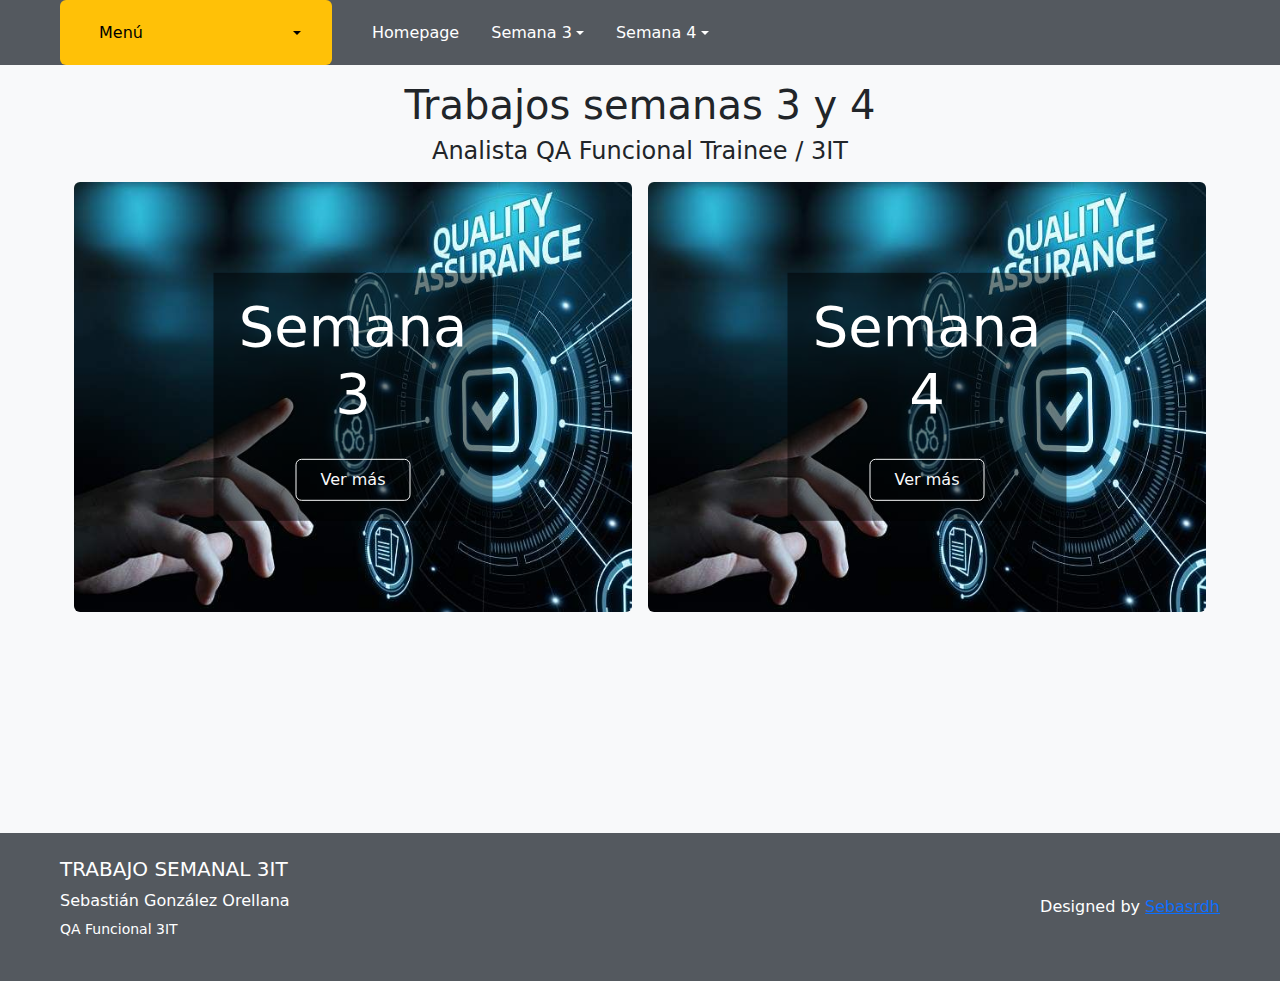
<file: index.html>
<!DOCTYPE html>
<html lang="es">

<head>
    <meta charset="UTF-8">
    <meta name="viewport" content="width=device-width, initial-scale=1.0">
    <title>Homepage</title>
    <!-- Bootstrap CSS -->
    <link rel="stylesheet" href="https://cdn.jsdelivr.net/npm/bootstrap@5.3.0/dist/css/bootstrap.min.css">
    <!-- Archivo de estilos -->
    <link rel="stylesheet" href="style.css">
</head>

<body>

    <!-- Navbar Start -->
    <div class="container-fluid bg-dark mb-3">
        <div class="row px-xl-5">
            <!-- Botón Menú Vertical -->
            <div class="col-lg-3 d-none d-lg-block position-relative">
                <div class="dropdown">
                    <button
                        class="btn d-flex align-items-center justify-content-between bg-warning w-100 text-dark dropdown-toggle"
                        type="button" id="dropdownMenuButton1" data-bs-toggle="dropdown" aria-expanded="false"
                        style="height: 65px; padding: 0 30px;">
                        <h6 class="m-0"><i class="fa fa-bars me-2"></i>Menú</h6>
                        <i class="fa fa-angle-down"></i>
                    </button>
                    <ul class="dropdown-menu w-100" aria-labelledby="dropdownMenuButton1">
                        <li><a href="index.html" class="dropdown-item text-dark">Homepage</a></li>
                        <li><a href="Semana3/intro_S3.html" class="dropdown-item text-dark">Semana 3</a></li>
                        <li><a href="Semana4/intro_S4.html" class="dropdown-item text-dark">Semana 4</a></li>
                    </ul>
                </div>
            </div>



            <!-- Navbar Horizontal -->
            <div class="col-lg-9">
                <nav class="navbar navbar-expand-lg bg-dark navbar-dark py-0 px-0">
                    <button type="button" class="navbar-toggler" data-bs-toggle="collapse"
                        data-bs-target="#navbarCollapse">
                        <span class="navbar-toggler-icon"></span>
                    </button>
                    <div class="collapse navbar-collapse justify-content-between align-items-center"
                        id="navbarCollapse">
                        <div class="navbar-nav align-items-center">
                            <!-- Enlace Homepage -->
                            <a href="index.html" class="nav-item nav-link px-3">Homepage</a>

                            <!-- Menú desplegable Semana 3 -->
                            <div class="nav-item dropdown">
                                <a href="#" class="nav-link dropdown-toggle px-3" data-bs-toggle="dropdown">Semana 3</a>
                                <ul class="dropdown-menu">
                                    <li><a href="Semana3/intro_S3.html" class="dropdown-item">Introducción</a></li>
                                    <li><a href="Semana3/quest1_S3.html" class="dropdown-item">Question 1</a></li>
                                    <li><a href="Semana3/quest2_S3.html" class="dropdown-item">Question 2</a></li>
                                    <li><a href="Semana3/quest3_S3.html" class="dropdown-item">Question 3</a></li>
                                    <li><a href="Semana3/quest4_S3.html" class="dropdown-item">Question 4</a></li>
                                    <li><a href="Semana3/bibliography_S3.html" class="dropdown-item">Bibliografía</a></li>
                                </ul>
                            </div>
                            <!-- Menú desplegable Semana 4 -->
                            <div class="nav-item dropdown">
                                <a href="#" class="nav-link dropdown-toggle px-3" data-bs-toggle="dropdown">Semana 4</a>
                                <ul class="dropdown-menu">
                                    <li><a href="Semana4/intro_S4.html" class="dropdown-item">Introducción</a></li>
                                    <li><a href="Semana4/quest1_S4.html" class="dropdown-item">Question 1</a></li>
                                    <li><a href="Semana4/quest2_S4.html" class="dropdown-item">Question 2</a></li>
                                    <li><a href="Semana4/bibliography_S4.html" class="dropdown-item">Bibliografía</a>
                                    </li>
                                </ul>
                            </div>
                        </div>
                    </div>
                </nav>
            </div>

        </div>
    </div>
    <!-- Navbar End -->

    <div class="d-flex flex-column min-vh-100">
        <div class="flex-fill">
            <header class="banner text-center text-dark">
                <h1>Trabajos semanas 3 y 4</h1>
                <h4>Analista QA Funcional Trainee / 3IT</h4>
            </header>


            <section class="container d-flex justify-content-center align-items-center gap-3 mt-3">
                <!-- Card Semana 3 -->
                <article class="col-6">
                    <figure class="card position-relative text-center" style="height: 430px; overflow: hidden;">
                        <img class="position-absolute top-50 start-50 translate-middle w-100 h-100"
                            src="img/QA_question1.jpg" alt="Imagen de Semana 3" style="object-fit: cover;">
                        <figcaption
                            class="d-flex flex-column align-items-center justify-content-center position-absolute top-50 start-50 translate-middle"
                            style="padding: 20px; max-width: 80%; background-color: rgba(0, 0, 0, 0.5);">
                            <h1 class="display-4 text-white mb-3 animate__animated animate__fadeInDown">Semana 3</h1>
                            <a class="btn btn-outline-light py-2 px-4 mt-3 animate__animated animate__fadeInUp"
                                href="Semana3/intro_S3.html">Ver más</a>
                        </figcaption>
                    </figure>
                </article>

                <!-- Card Semana 4 -->
                <article class="col-6">
                    <figure class="card position-relative text-center" style="height: 430px; overflow: hidden;">
                        <img class="position-absolute top-50 start-50 translate-middle w-100 h-100"
                            src="img/QA_question1.jpg" alt="Imagen de Semana 4" style="object-fit: cover;">
                        <figcaption
                            class="d-flex flex-column align-items-center justify-content-center position-absolute top-50 start-50 translate-middle"
                            style="padding: 20px; max-width: 80%; background-color: rgba(0, 0, 0, 0.5);">
                            <h1 class="display-4 text-white mb-3 animate__animated animate__fadeInDown">Semana 4</h1>
                            <a class="btn btn-outline-light py-2 px-4 mt-3 animate__animated animate__fadeInUp"
                                href="Semana4/intro_S4.html">Ver
                                más</a>
                        </figcaption>
                    </figure>
                </article>
            </section>
        </div>

        <!-- Footer Start -->
        <footer class="container-fluid bg-dark text-white mt-5 py-4">
            <div class="row px-xl-5">
                <!-- Información Inicial -->
                <div class="col-lg-6 col-md-12 mb-3">
                    <h5 class="text-uppercase text-white mb-2">Trabajo Semanal 3IT</h5>
                    <p class="mb-1">Sebastián González Orellana</p>
                    <small>QA Funcional 3IT</small>
                </div>

                <!-- Información del Diseñador -->
                <div class="col-lg-6 col-md-12 d-flex justify-content-lg-end justify-content-center align-items-center">
                    <p class="mb-0 text-white">
                        Designed by
                        <a class="text-primary" href="https://github.com/Sebasrdh">Sebasrdh</a>
                    </p>
                </div>
            </div>
        </footer>
        <!-- Footer End -->
    </div>

    <!-- Bootstrap JS y Popper -->
    <script src="https://cdn.jsdelivr.net/npm/@popperjs/core@2.11.6/dist/umd/popper.min.js"></script>
    <script src="https://cdn.jsdelivr.net/npm/bootstrap@5.3.0/dist/js/bootstrap.min.js"></script>


</body>

</html>
</file>
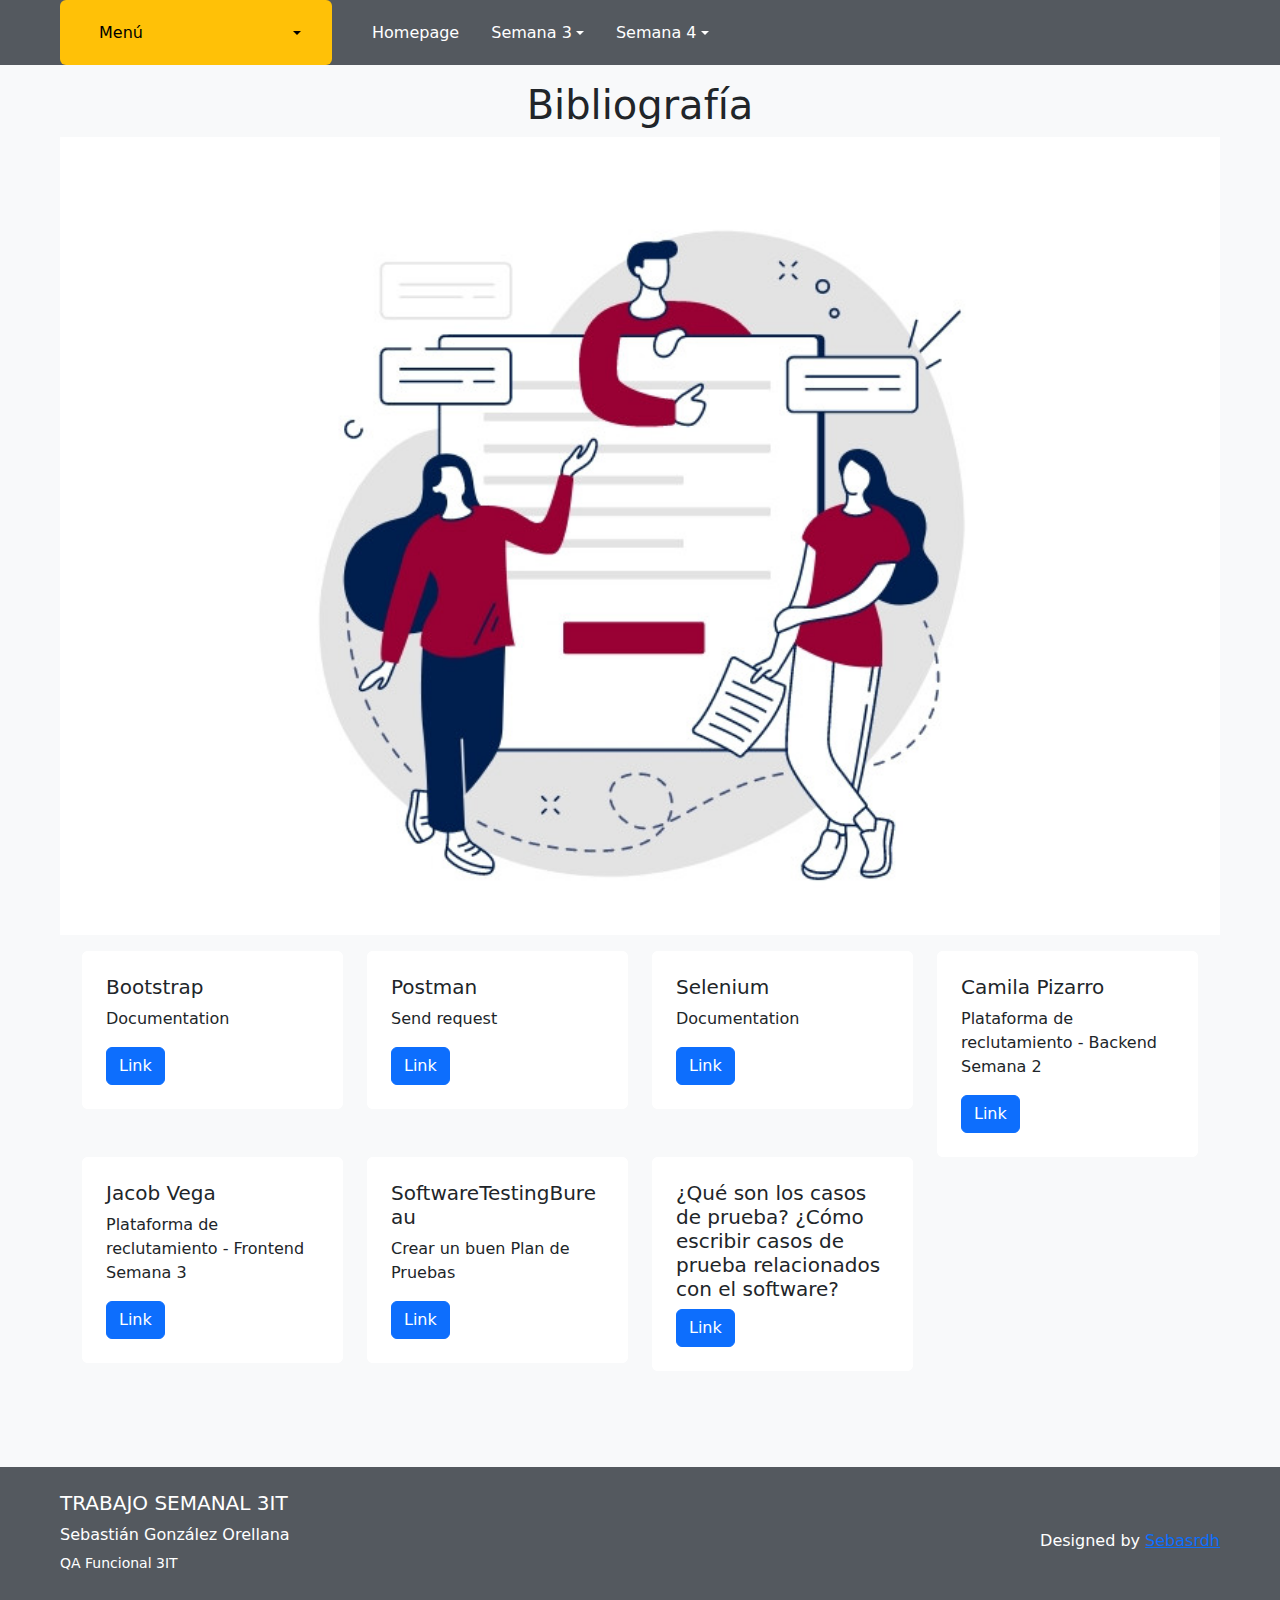
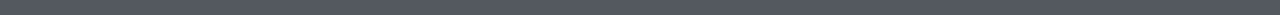
<file: Semana3/bibliography_S3.html>
<!DOCTYPE html>
<html lang="es">

<head>
    <meta charset="UTF-8">
    <meta name="viewport" content="width=device-width, initial-scale=1.0">
    <title>Bibliografía Semana 3</title>
    <!-- Bootstrap CSS -->
    <link rel="stylesheet" href="https://cdn.jsdelivr.net/npm/bootstrap@5.3.0/dist/css/bootstrap.min.css">
    <!-- Archivo de estilos -->
    <link rel="stylesheet" href="../style.css">
</head>

<body>

    <!-- Navbar Start -->
    <div class="container-fluid bg-dark mb-3">
        <div class="row px-xl-5">
            <!-- Botón Menú Vertical -->
            <div class="col-lg-3 d-none d-lg-block position-relative">
                <div class="dropdown">
                    <button
                        class="btn d-flex align-items-center justify-content-between bg-warning w-100 text-dark dropdown-toggle"
                        type="button" id="dropdownMenuButton1" data-bs-toggle="dropdown" aria-expanded="false"
                        style="height: 65px; padding: 0 30px;">
                        <h6 class="m-0"><i class="fa fa-bars me-2"></i>Menú</h6>
                        <i class="fa fa-angle-down"></i>
                    </button>
                    <ul class="dropdown-menu w-100" aria-labelledby="dropdownMenuButton1">
                        <li><a href="../index.html" class="dropdown-item text-dark">Homepage</a></li>
                        <li><a href="intro_S3.html" class="dropdown-item text-dark">Semana 3</a></li>
                        <li><a href="../Semana4/intro_S4.html" class="dropdown-item text-dark">Semana 4</a></li>
                    </ul>
                </div>
            </div>



            <!-- Navbar Horizontal -->
            <div class="col-lg-9">
                <nav class="navbar navbar-expand-lg bg-dark navbar-dark py-0 px-0">
                    <button type="button" class="navbar-toggler" data-bs-toggle="collapse"
                        data-bs-target="#navbarCollapse">
                        <span class="navbar-toggler-icon"></span>
                    </button>
                    <div class="collapse navbar-collapse justify-content-between align-items-center"
                        id="navbarCollapse">
                        <div class="navbar-nav align-items-center">
                            <!-- Enlace Homepage -->
                            <a href="../index.html" class="nav-item nav-link px-3">Homepage</a>

                            <!-- Menú desplegable Semana 3 -->
                            <div class="nav-item dropdown">
                                <a href="#" class="nav-link dropdown-toggle px-3" data-bs-toggle="dropdown">Semana 3</a>
                                <ul class="dropdown-menu">
                                    <li><a href="intro_S3.html" class="dropdown-item">Introducción</a></li>
                                    <li><a href="quest1_S3.html" class="dropdown-item">Question 1</a></li>
                                    <li><a href="quest2_S3.html" class="dropdown-item">Question 2</a></li>
                                    <li><a href="quest3_S3.html" class="dropdown-item">Question 3</a></li>
                                    <li><a href="quest4_S3.html" class="dropdown-item">Question 4</a></li>
                                    <li><a href="bibliography_S3.html" class="dropdown-item">Bibliografía</a></li>
                                </ul>
                            </div>
                            <!-- Menú desplegable Semana 4 -->
                            <div class="nav-item dropdown">
                                <a href="#" class="nav-link dropdown-toggle px-3" data-bs-toggle="dropdown">Semana 4</a>
                                <ul class="dropdown-menu">
                                    <li><a href="../Semana4/intro_S4.html" class="dropdown-item">Introducción</a></li>
                                    <li><a href="../Semana4/quest1_S4.html" class="dropdown-item">Question 1</a></li>
                                    <li><a href="../Semana4/quest2_S4.html" class="dropdown-item">Question 2</a></li>
                                    <li><a href="../Semana4/bibliography_S4.html" class="dropdown-item">Bibliografía</a></li>
                                </ul>
                            </div>
                        </div>
                    </div>
                </nav>
            </div>

        </div>
    </div>
    <!-- Navbar End -->

    <div class="d-flex flex-column min-vh-100">
        <div class="flex-fill">
            <header class="banner text-center text-dark">
                <h1>Bibliografía</h1>
            </header>
            <section class="container-fluid pb-5">

                <article class="row px-xl-5">
                    <figure class="col-lg-12 mb-30">
                        <img class="w-100 h-100" src="../img/Bibliography.jpeg" alt="Image">
                    </figure>
                </article>

                <section class="container">
                    <div class="row">
                        <article class="col-lg-3 col-md-4 col-sm-6">
                            <div class="card">
                                <div class="card h-100 p-2">
                                    <div class="card-body">
                                        <h5 class="card-title">Bootstrap</h5>
                                        <p>Documentation</p>
                                        <a href="https://getbootstrap.com/docs/5.3/getting-started/introduction/"
                                            class="btn btn-primary" target="_blank" rel="noopener noreferrer">Link</a>
                                    </div>
                                </div>
                            </div>
                        </article>

                        <article class="col-lg-3 col-md-4 col-sm-6">
                            <div class="card">
                                <div class="card h-100 p-2">
                                    <div class="card-body">
                                        <h5 class="card-title">Postman</h5>
                                        <p class="card-text">Send request</p>
                                        <a href="https://learning.postman.com/docs/sending-requests/requests/"
                                            class="btn btn-primary" target="_blank" rel="noopener noreferrer">Link</a>
                                    </div>
                                </div>
                            </div>
                        </article>

                        <article class="col-lg-3 col-md-4 col-sm-6">
                            <div class="card">
                                <div class="card h-100 p-2">
                                    <div class="card-body">
                                        <h5 class="card-title">Selenium</h5>
                                        <p>Documentation</p>
                                        <a href="https://www.selenium.dev/documentation/" class="btn btn-primary"
                                            target="_blank" rel="noopener noreferrer">Link</a>
                                    </div>
                                </div>
                            </div>
                        </article>

                        <article class="col-lg-3 col-md-4 col-sm-6">
                            <div class="card">
                                <div class="card h-100 p-2">
                                    <div class="card-body">
                                        <h5 class="card-title">Camila Pizarro</h5>
                                        <p class="card-text">Plataforma de reclutamiento - Backend Semana 2</p>
                                        <a href="https://github.com/cpizarroi/3it-recruitment-backend-nodejs/tree/main"
                                            class="btn btn-primary" target="_blank" rel="noopener noreferrer">Link</a>
                                    </div>
                                </div>
                            </div>
                        </article>

                        <article class="col-lg-3 col-md-4 col-sm-6">
                            <div class="card">
                                <div class="card h-100 p-2">
                                    <div class="card-body">
                                        <h5 class="card-title">Jacob Vega</h5>
                                        <p class="card-text">Plataforma de reclutamiento - Frontend Semana 3</p>
                                        <a href="https://github.com/jacobvegatoro/3it-recruitment-frontend"
                                            class="btn btn-primary" target="_blank" rel="noopener noreferrer">Link</a>
                                    </div>
                                </div>
                            </div>
                        </article>

                        <article class="col-lg-3 col-md-4 col-sm-6">
                            <div class="card">
                                <div class="card h-100 p-2">
                                    <div class="card-body">
                                        <h5 class="card-title">SoftwareTestingBureau</h5>
                                        <p class="card-text">Crear un buen Plan de Pruebas</p>
                                        <a href="https://www.softwaretestingbureau.com/crear-un-buenplan-de-pruebas/"
                                            class="btn btn-primary" target="_blank" rel="noopener noreferrer">Link</a>
                                    </div>
                                </div>
                            </div>
                        </article>

                        <article class="col-lg-3 col-md-4 col-sm-6">
                            <div class="card">
                                <div class="card h-100 p-2">
                                    <div class="card-body">
                                        <h5 class="card-title">¿Qué son los casos de prueba? ¿Cómo escribir casos de prueba relacionados con el software?</h5>
                                        <a href="https://visuresolutions.com/es/blog/what-are-test-cases-how-to-write-software-related-test-cases/"
                                            class="btn btn-primary" target="_blank" rel="noopener noreferrer">Link</a>
                                    </div>
                                </div>
                            </div>
                        </article>
                    </div>
                </section>
            </section>

        </div>

        <!-- Footer Start -->
        <footer class="container-fluid bg-dark text-white mt-5 py-4">
            <div class="row px-xl-5">
                <!-- Información Inicial -->
                <div class="col-lg-6 col-md-12 mb-3">
                    <h5 class="text-uppercase text-white mb-2">Trabajo Semanal 3IT</h5>
                    <p class="mb-1">Sebastián González Orellana</p>
                    <small>QA Funcional 3IT</small>
                </div>

                <!-- Información del Diseñador -->
                <div class="col-lg-6 col-md-12 d-flex justify-content-lg-end justify-content-center align-items-center">
                    <p class="mb-0 text-white">
                        Designed by
                        <a class="text-primary" href="https://github.com/Sebasrdh">Sebasrdh</a>
                    </p>
                </div>
            </div>
        </footer>
        <!-- Footer End -->
    </div>

    <!-- Bootstrap JS y Popper -->
    <script src="https://cdn.jsdelivr.net/npm/@popperjs/core@2.11.6/dist/umd/popper.min.js"></script>
    <script src="https://cdn.jsdelivr.net/npm/bootstrap@5.3.0/dist/js/bootstrap.min.js"></script>


</body>

</html>
</file>
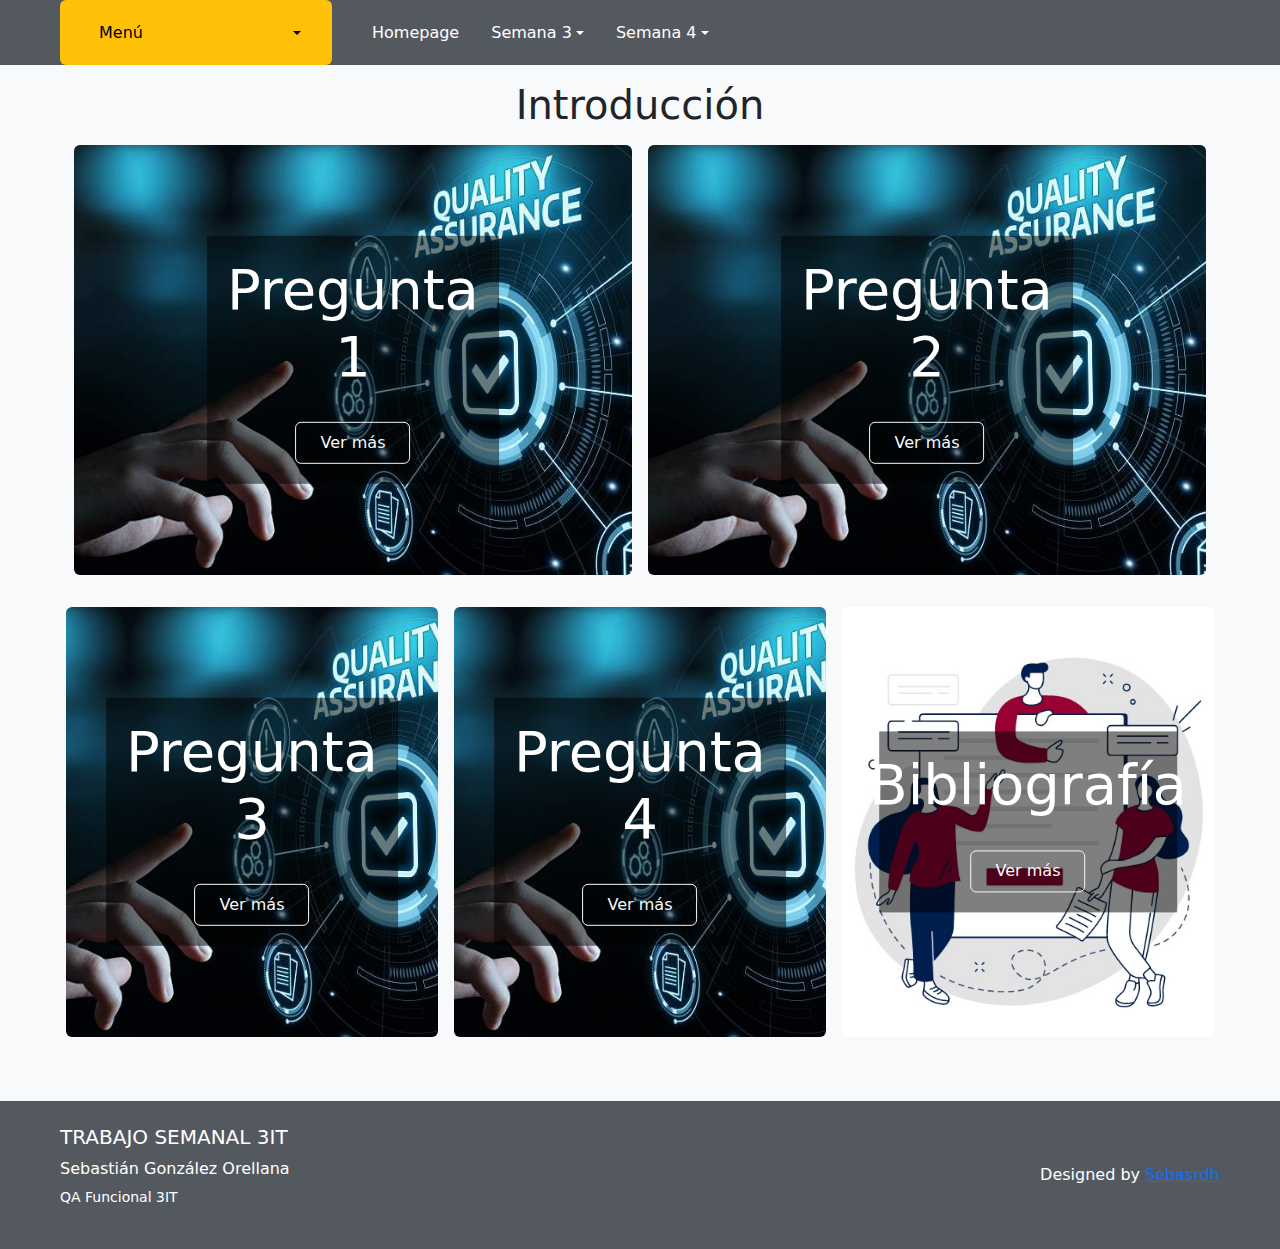
<file: Semana3/intro_S3.html>
<!DOCTYPE html>
<html lang="es">

<head>
    <meta charset="UTF-8">
    <meta name="viewport" content="width=device-width, initial-scale=1.0">
    <title>Introducción</title>
    <!-- Bootstrap CSS -->
    <link rel="stylesheet" href="https://cdn.jsdelivr.net/npm/bootstrap@5.3.0/dist/css/bootstrap.min.css">
    <!-- Archivo de estilos -->
    <link rel="stylesheet" href="../style.css">
</head>

<body>

    <!-- Navbar Start -->
    <div class="container-fluid bg-dark mb-3">
        <div class="row px-xl-5">
            <!-- Botón Menú Vertical -->
            <div class="col-lg-3 d-none d-lg-block position-relative">
                <div class="dropdown">
                    <button
                        class="btn d-flex align-items-center justify-content-between bg-warning w-100 text-dark dropdown-toggle"
                        type="button" id="dropdownMenuButton1" data-bs-toggle="dropdown" aria-expanded="false"
                        style="height: 65px; padding: 0 30px;">
                        <h6 class="m-0"><i class="fa fa-bars me-2"></i>Menú</h6>
                        <i class="fa fa-angle-down"></i>
                    </button>
                    <ul class="dropdown-menu w-100" aria-labelledby="dropdownMenuButton1">
                        <li><a href="../index.html" class="dropdown-item text-dark">Homepage</a></li>
                        <li><a href="intro_S3.html" class="dropdown-item text-dark">Semana 3</a></li>
                        <li><a href="../Semana4/intro_S4.html" class="dropdown-item text-dark">Semana 4</a></li>
                    </ul>
                </div>
            </div>



            <!-- Navbar Horizontal -->
            <div class="col-lg-9">
                <nav class="navbar navbar-expand-lg bg-dark navbar-dark py-0 px-0">
                    <button type="button" class="navbar-toggler" data-bs-toggle="collapse"
                        data-bs-target="#navbarCollapse">
                        <span class="navbar-toggler-icon"></span>
                    </button>
                    <div class="collapse navbar-collapse justify-content-between align-items-center"
                        id="navbarCollapse">
                        <div class="navbar-nav align-items-center">
                            <!-- Enlace Homepage -->
                            <a href="../index.html" class="nav-item nav-link px-3">Homepage</a>

                            <!-- Menú desplegable Semana 3 -->
                            <div class="nav-item dropdown">
                                <a href="#" class="nav-link dropdown-toggle px-3" data-bs-toggle="dropdown">Semana 3</a>
                                <ul class="dropdown-menu">
                                    <li><a href="intro_S3.html" class="dropdown-item">Introducción</a></li>
                                    <li><a href="quest1_S3.html" class="dropdown-item">Question 1</a></li>
                                    <li><a href="quest2_S3.html" class="dropdown-item">Question 2</a></li>
                                    <li><a href="quest3_S3.html" class="dropdown-item">Question 3</a></li>
                                    <li><a href="quest4_S3.html" class="dropdown-item">Question 4</a></li>
                                    <li><a href="bibliography_S3.html" class="dropdown-item">Bibliografía</a></li>
                                </ul>
                            </div>
                            <!-- Menú desplegable Semana 4 -->
                            <div class="nav-item dropdown">
                                <a href="#" class="nav-link dropdown-toggle px-3" data-bs-toggle="dropdown">Semana 4</a>
                                <ul class="dropdown-menu">
                                    <li><a href="../Semana4/intro_S4.html" class="dropdown-item">Introducción</a></li>
                                    <li><a href="../Semana4/quest1_S4.html" class="dropdown-item">Question 1</a></li>
                                    <li><a href="../Semana4/quest2_S4.html" class="dropdown-item">Question 2</a></li>
                                    <li><a href="../Semana4/bibliography_S4.html" class="dropdown-item">Bibliografía</a></li>
                                </ul>
                            </div>
                        </div>
                    </div>
                </nav>
            </div>

        </div>
    </div>
    <!-- Navbar End -->

    <div class="d-flex flex-column min-vh-100">
        <div class="flex-fill">
            <header class="banner text-center text-dark">
                <h1>Introducción</h1>
            </header>


            <section class="container d-flex justify-content-center align-items-center gap-3 mt-3">
                <!-- Card Pregunta 1 -->
                <article class="col-6">
                    <figure class="card position-relative text-center" style="height: 430px; overflow: hidden;">
                        <img class="position-absolute top-50 start-50 translate-middle w-100 h-100"
                            src="../img/QA_question1.jpg" alt="Imagen de Semana 3" style="object-fit: cover;">
                        <figcaption
                            class="d-flex flex-column align-items-center justify-content-center position-absolute top-50 start-50 translate-middle"
                            style="padding: 20px; max-width: 80%; background-color: rgba(0, 0, 0, 0.5);">
                            <h1 class="display-4 text-white mb-3 animate__animated animate__fadeInDown">Pregunta 1</h1>
                            <a class="btn btn-outline-light py-2 px-4 mt-3 animate__animated animate__fadeInUp"
                                href="quest1_S3.html">Ver más</a>
                        </figcaption>
                    </figure>
                </article>

                <!-- Card Pregunta 2 -->
                <article class="col-6">
                    <figure class="card position-relative text-center" style="height: 430px; overflow: hidden;">
                        <img class="position-absolute top-50 start-50 translate-middle w-100 h-100"
                            src="../img/QA_question1.jpg" alt="Imagen de Semana 4" style="object-fit: cover;">
                        <figcaption
                            class="d-flex flex-column align-items-center justify-content-center position-absolute top-50 start-50 translate-middle"
                            style="padding: 20px; max-width: 80%; background-color: rgba(0, 0, 0, 0.5);">
                            <h1 class="display-4 text-white mb-3 animate__animated animate__fadeInDown">Pregunta 2</h1>
                            <a class="btn btn-outline-light py-2 px-4 mt-3 animate__animated animate__fadeInUp"
                                href="quest2_S3.html">Ver más</a>
                        </figcaption>
                    </figure>
                </article>
            </section>

            <section class="container d-flex justify-content-center align-items-center gap-3 mt-3">
                <!-- Card Pregunta 3 -->
                <article class="col-4">
                    <figure class="card position-relative text-center" style="height: 430px; overflow: hidden;">
                        <img class="position-absolute top-50 start-50 translate-middle w-100 h-100"
                            src="../img/QA_question1.jpg" alt="Imagen de Semana 5" style="object-fit: cover;">
                        <figcaption
                            class="d-flex flex-column align-items-center justify-content-center position-absolute top-50 start-50 translate-middle"
                            style="padding: 20px; max-width: 80%; background-color: rgba(0, 0, 0, 0.5);">
                            <h1 class="display-4 text-white mb-3 animate__animated animate__fadeInDown">Pregunta 3</h1>
                            <a class="btn btn-outline-light py-2 px-4 mt-3 animate__animated animate__fadeInUp"
                                href="quest3_S3.html">Ver más</a>
                        </figcaption>
                    </figure>
                </article>

                <!-- Card Pregunta 4 -->
                <article class="col-4">
                    <figure class="card position-relative text-center" style="height: 430px; overflow: hidden;">
                        <img class="position-absolute top-50 start-50 translate-middle w-100 h-100"
                            src="../img/QA_question1.jpg" alt="Imagen de Semana 6" style="object-fit: cover;">
                        <figcaption
                            class="d-flex flex-column align-items-center justify-content-center position-absolute top-50 start-50 translate-middle"
                            style="padding: 20px; max-width: 80%; background-color: rgba(0, 0, 0, 0.5);">
                            <h1 class="display-4 text-white mb-3 animate__animated animate__fadeInDown">Pregunta 4</h1>
                            <a class="btn btn-outline-light py-2 px-4 mt-3 animate__animated animate__fadeInUp"
                                href="quest4_S3.html">Ver más</a>
                        </figcaption>
                    </figure>
                </article>

                <!-- Card Bibliografía-->
                <article class="col-4">
                    <figure class="card position-relative text-center" style="height: 430px; overflow: hidden;">
                        <img class="position-absolute top-50 start-50 translate-middle w-100 h-100"
                            src="../img/Bibliography.jpeg" alt="Imagen de Semana 7" style="object-fit: cover;">
                        <figcaption
                            class="d-flex flex-column align-items-center justify-content-center position-absolute top-50 start-50 translate-middle"
                            style="padding: 20px; max-width: 80%; background-color: rgba(0, 0, 0, 0.5);">
                            <h1 class="display-4 text-white mb-3 animate__animated animate__fadeInDown">Bibliografía
                            </h1>
                            <a class="btn btn-outline-light py-2 px-4 mt-3 animate__animated animate__fadeInUp"
                                href="bibliography_S3.html">Ver más</a>
                        </figcaption>
                    </figure>
                </article>
            </section>

        </div>

        <!-- Footer Start -->
        <footer class="container-fluid bg-dark text-white mt-5 py-4">
            <div class="row px-xl-5">
                <!-- Información Inicial -->
                <div class="col-lg-6 col-md-12 mb-3">
                    <h5 class="text-uppercase text-white mb-2">Trabajo Semanal 3IT</h5>
                    <p class="mb-1">Sebastián González Orellana</p>
                    <small>QA Funcional 3IT</small>
                </div>

                <!-- Información del Diseñador -->
                <div class="col-lg-6 col-md-12 d-flex justify-content-lg-end justify-content-center align-items-center">
                    <p class="mb-0 text-white">
                        Designed by
                        <a class="text-primary" href="https://github.com/Sebasrdh">Sebasrdh</a>
                    </p>
                </div>
            </div>
        </footer>
        <!-- Footer End -->
    </div>

    <!-- Bootstrap JS y Popper -->
    <script src="https://cdn.jsdelivr.net/npm/@popperjs/core@2.11.6/dist/umd/popper.min.js"></script>
    <script src="https://cdn.jsdelivr.net/npm/bootstrap@5.3.0/dist/js/bootstrap.min.js"></script>


</body>

</html>
</file>
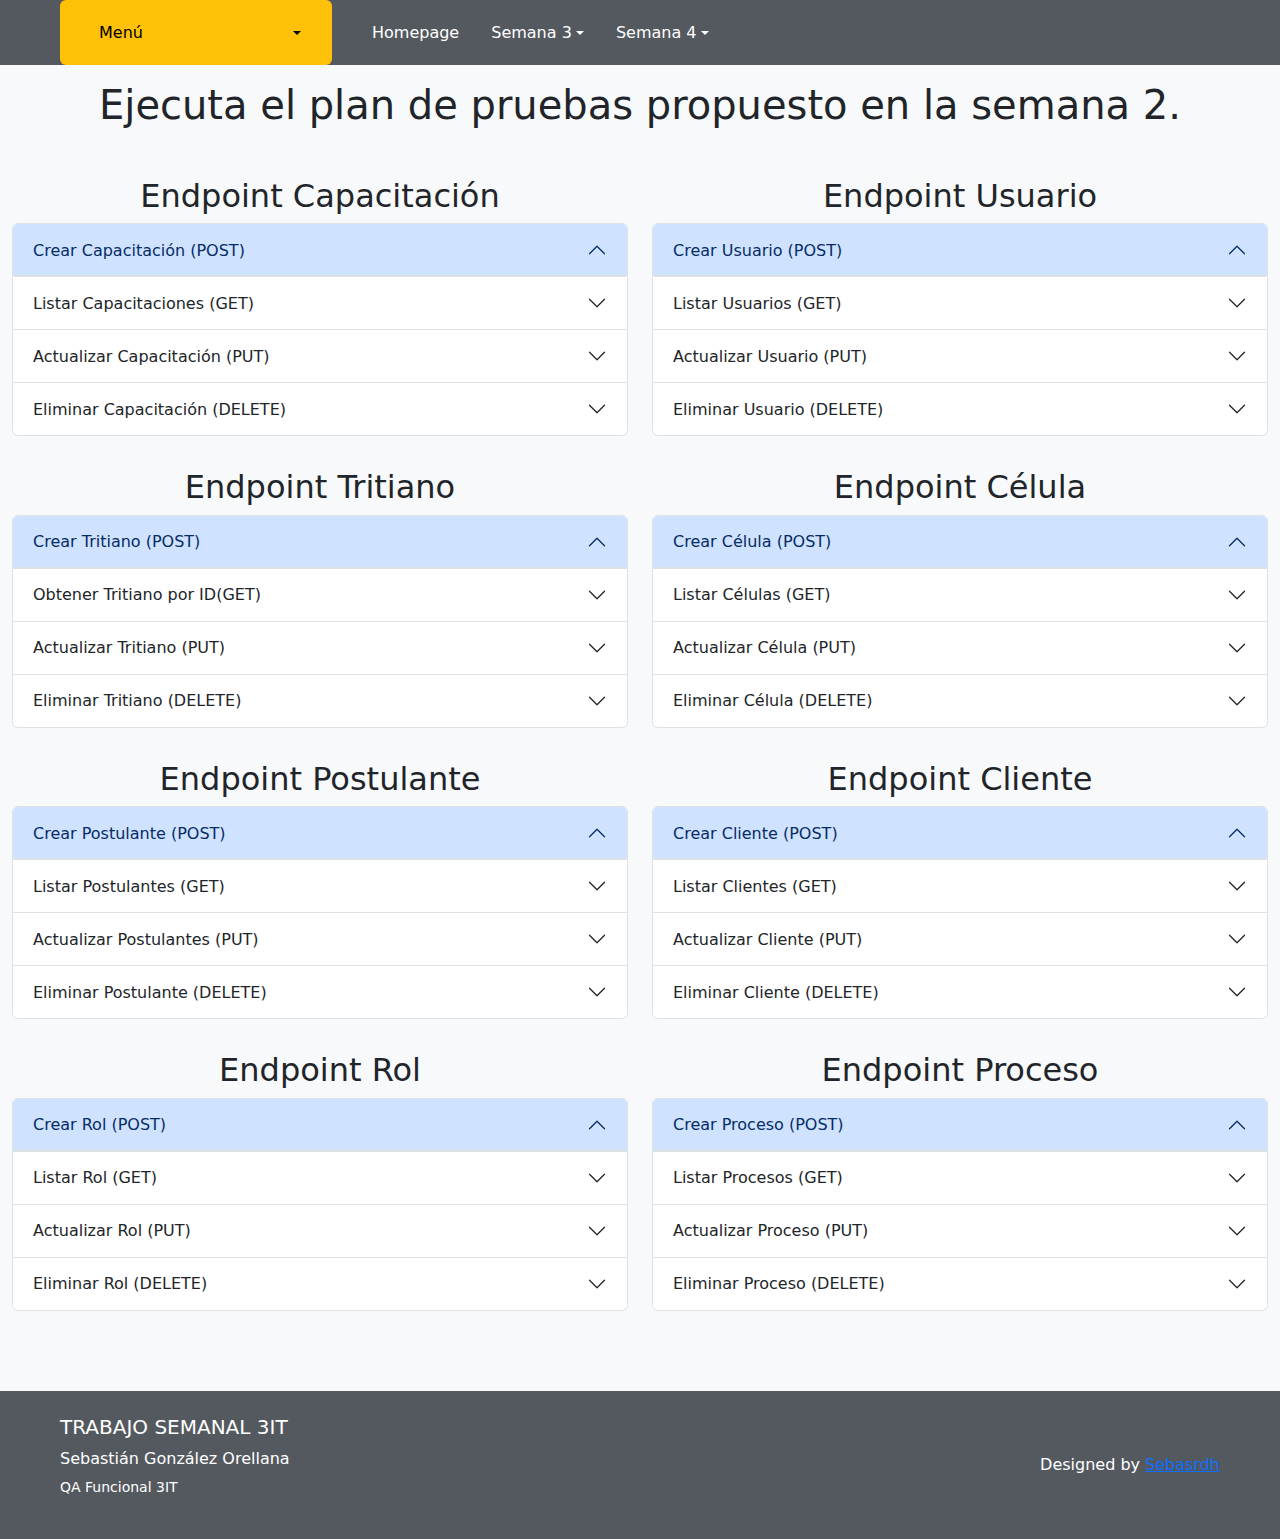
<file: Semana3/quest1_S3.html>
<!DOCTYPE html>
<html lang="es">

<head>
    <meta charset="UTF-8">
    <meta name="viewport" content="width=device-width, initial-scale=1.0">
    <title>Pregunta 1</title>
    <!-- Bootstrap CSS -->
    <link rel="stylesheet" href="https://cdn.jsdelivr.net/npm/bootstrap@5.3.0/dist/css/bootstrap.min.css">
    <!-- Archivo de estilos -->
    <link rel="stylesheet" href="../style.css">
</head>

<body>

    <!-- Navbar Start -->
    <div class="container-fluid bg-dark mb-3">
        <div class="row px-xl-5">
            <!-- Botón Menú Vertical -->
            <div class="col-lg-3 d-none d-lg-block position-relative">
                <div class="dropdown">
                    <button
                        class="btn d-flex align-items-center justify-content-between bg-warning w-100 text-dark dropdown-toggle"
                        type="button" id="dropdownMenuButton1" data-bs-toggle="dropdown" aria-expanded="false"
                        style="height: 65px; padding: 0 30px;">
                        <h6 class="m-0"><i class="fa fa-bars me-2"></i>Menú</h6>
                        <i class="fa fa-angle-down"></i>
                    </button>
                    <ul class="dropdown-menu w-100" aria-labelledby="dropdownMenuButton1">
                        <li><a href="../index.html" class="dropdown-item text-dark">Homepage</a></li>
                        <li><a href="intro_S3.html" class="dropdown-item text-dark">Semana 3</a></li>
                        <li><a href="../Semana4/intro_S4.html" class="dropdown-item text-dark">Semana 4</a></li>
                    </ul>
                </div>
            </div>



            <!-- Navbar Horizontal -->
            <div class="col-lg-9">
                <nav class="navbar navbar-expand-lg bg-dark navbar-dark py-0 px-0">
                    <button type="button" class="navbar-toggler" data-bs-toggle="collapse"
                        data-bs-target="#navbarCollapse">
                        <span class="navbar-toggler-icon"></span>
                    </button>
                    <div class="collapse navbar-collapse justify-content-between align-items-center"
                        id="navbarCollapse">
                        <div class="navbar-nav align-items-center">
                            <!-- Enlace Homepage -->
                            <a href="../index.html" class="nav-item nav-link px-3">Homepage</a>

                            <!-- Menú desplegable Semana 3 -->
                            <div class="nav-item dropdown">
                                <a href="#" class="nav-link dropdown-toggle px-3" data-bs-toggle="dropdown">Semana 3</a>
                                <ul class="dropdown-menu">
                                    <li><a href="intro_S3.html" class="dropdown-item">Introducción</a></li>
                                    <li><a href="quest1_S3.html" class="dropdown-item">Question 1</a></li>
                                    <li><a href="quest2_S3.html" class="dropdown-item">Question 2</a></li>
                                    <li><a href="quest3_S3.html" class="dropdown-item">Question 3</a></li>
                                    <li><a href="quest4_S3.html" class="dropdown-item">Question 4</a></li>
                                    <li><a href="bibliography_S3.html" class="dropdown-item">Bibliografía</a></li>
                                </ul>
                            </div>
                            <!-- Menú desplegable Semana 4 -->
                            <div class="nav-item dropdown">
                                <a href="#" class="nav-link dropdown-toggle px-3" data-bs-toggle="dropdown">Semana 4</a>
                                <ul class="dropdown-menu">
                                    <li><a href="../Semana4/intro_S4.html" class="dropdown-item">Introducción</a></li>
                                    <li><a href="../Semana4/quest1_S4.html" class="dropdown-item">Question 1</a></li>
                                    <li><a href="../Semana4/quest2_S4.html" class="dropdown-item">Question 2</a></li>
                                    <li><a href="../Semana4/bibliography_S4.html" class="dropdown-item">Bibliografía</a></li>
                                </ul>
                            </div>
                        </div>
                    </div>
                </nav>
            </div>

        </div>
    </div>
    <!-- Navbar End -->

    <div class="d-flex flex-column min-vh-100">
        <div class="flex-fill">
            <header class="banner text-center text-dark">
                <h1 style="margin-bottom: 3rem;">Ejecuta el plan de pruebas propuesto en la semana 2. </h1>
            </header>
            <section class="row" style="justify-content: center; margin-inline-start: auto; margin-inline-end: auto;">
                <!-- Accordion Endpoint Capacitación -->
                <article class="col-lg-6" style="margin-bottom: 2rem;">
                    <h2 class="text-center">Endpoint Capacitación</h2>
                    <div class="accordion" id="accordionCapacitacion">
                        <div class="accordion-item">
                            <h2 class="accordion-header">
                                <button class="accordion-button" type="button" data-bs-toggle="collapse"
                                    data-bs-target="#collapseCapOne" aria-expanded="true"
                                    aria-controls="collapseCapOne">
                                    Crear Capacitación (POST)
                                </button>
                            </h2>
                            <div id="collapseCapOne" class="accordion-collapse collapse"
                                data-bs-parent="#accordionCapacitacion">
                                <div class="accordion-body">
                                    <strong>Creación de Capacitación Analista QA Funcional</strong> Se valida crea la
                                    capacitación de manera exitosa//<strong>Código 201</strong>
                                    <img src="../pruebas_s3/Capacitacion/Post_Capacitacion.png"
                                        alt="Creación Capacitación" class="img-fluid mb-3">
                                    <hr>
                                    <strong>Error al crear capacitación sin idTritiano</strong>//<strong>Código
                                        500</strong>
                                    <img src="../pruebas_s3/Capacitacion/Post_sindata_capacitacion.png"
                                        alt="Prueba sin datos" class="img-fluid mb-3">
                                    <img src="../pruebas_s3/Capacitacion/Post_sindata_capacitacion2.png"
                                        alt="Prueba sin datos" class="img-fluid mb-3">
                                </div>
                            </div>
                        </div>
                        <div class="accordion-item">
                            <h2 class="accordion-header">
                                <button class="accordion-button collapsed" type="button" data-bs-toggle="collapse"
                                    data-bs-target="#collapseCapTwo" aria-expanded="false"
                                    aria-controls="collapseCapTwo">
                                    Listar Capacitaciones (GET)
                                </button>
                            </h2>
                            <div id="collapseCapTwo" class="accordion-collapse collapse"
                                data-bs-parent="#accordionCapacitacion">
                                <div class="accordion-body">
                                    <strong>Se valida que el sistema devuelva todas las capacitaciones
                                        disponibles</strong>//<strong>Código 200</strong>
                                    <img src="../pruebas_s3/Capacitacion/Get_capacitacion.png" alt="Listar capacitaciones"
                                        class="img-fluid mb-3">
                                </div>
                            </div>
                        </div>
                        <div class="accordion-item">
                            <h2 class="accordion-header">
                                <button class="accordion-button collapsed" type="button" data-bs-toggle="collapse"
                                    data-bs-target="#collapseCapThree" aria-expanded="false"
                                    aria-controls="collapseCapThree">
                                    Actualizar Capacitación (PUT)
                                </button>
                            </h2>
                            <div id="collapseCapThree" class="accordion-collapse collapse"
                                data-bs-parent="#accordionCapacitacion">
                                <div class="accordion-body">
                                    <strong>Se realiza actualización de la capacitación con ID 4 (Analista
                                        QA)</strong>//<strong>Código 200</strong>
                                    <img src="../pruebas_s3/Capacitacion/Put_capacitacion.png" alt="Update Capacitación"
                                        class="img-fluid mb-3">
                                    <hr>
                                    <strong>Se valida que el sistema indica error al solicitar actualización de
                                        capacitación sin ingresar fecha de finalización</strong>//<strong>Código
                                        500</strong>
                                    <img src="../pruebas_s3/Capacitacion/Put_sindata_capacitacion.png"
                                        alt="Update sin datos Capacitación" class="img-fluid mb-3">
                                    <img src="../pruebas_s3/Capacitacion/Put_sindata_capacitacion2.png"
                                        alt="Update sin datos Capacitación" class="img-fluid mb-3">
                                </div>
                            </div>
                        </div>
                        <div class="accordion-item">
                            <h2 class="accordion-header">
                                <button class="accordion-button collapsed" type="button" data-bs-toggle="collapse"
                                    data-bs-target="#collapseCapFour" aria-expanded="false"
                                    aria-controls="collapseCapFour">
                                    Eliminar Capacitación (DELETE)
                                </button>
                            </h2>
                            <div id="collapseCapFour" class="accordion-collapse collapse"
                                data-bs-parent="#accordionCapacitacion">
                                <div class="accordion-body">
                                    <strong>Se elimina capacitación con ID 4 de forma exitosa</strong>//<strong>Código
                                        200</strong>
                                    <img src="../pruebas_s3/Capacitacion/Delete_capacitacion.png"
                                        alt="Delete Capacitación" class="img-fluid mb-3">

                                </div>
                            </div>
                        </div>
                    </div>
                </article>
                <!-- Accordion Endpoint Usuario -->
                <article class="col-lg-6" style="margin-bottom: 2rem;">
                    <h2 class="text-center">Endpoint Usuario</h2>
                    <div class="accordion" id="accordionUsuario">
                        <div class="accordion-item">
                            <h2 class="accordion-header">
                                <button class="accordion-button" type="button" data-bs-toggle="collapse"
                                    data-bs-target="#collapseUsuOne" aria-expanded="true"
                                    aria-controls="collapseUsuOne">
                                    Crear Usuario (POST)
                                </button>
                            </h2>
                            <div id="collapseUsuOne" class="accordion-collapse collapse"
                                data-bs-parent="#accordionUsuario">
                                <div class="accordion-body">
                                    <strong>Se crea un usuario nuevo de manera exitosa</strong>//<strong>Código
                                        201</strong>
                                    <img src="../pruebas_s3/Usuarios/Post_usuario.png" alt="Post usuario"
                                        class="img-fluid mb-3">
                                    <hr>
                                    <strong>Se valida que el sistema indica error al crear usuario con datos en blanco
                                    </strong>//<strong>Código 400</strong>
                                    <img src="../pruebas_s3/Usuarios/Post_sindata_usuario.png"
                                        alt="Post usuario con datos en blanco" class="img-fluid mb-3">
                                </div>
                            </div>
                        </div>
                        <div class="accordion-item">
                            <h2 class="accordion-header">
                                <button class="accordion-button collapsed" type="button" data-bs-toggle="collapse"
                                    data-bs-target="#collapseUsuTwo" aria-expanded="false"
                                    aria-controls="collapseUsuTwo">
                                    Listar Usuarios (GET)
                                </button>
                            </h2>
                            <div id="collapseUsuTwo" class="accordion-collapse collapse"
                                data-bs-parent="#accordionUsuario">
                                <div class="accordion-body">
                                    <strong>Se lista usuario por ID</strong>//<strong>Código 200</strong>
                                    <img src="../pruebas_s3/Usuarios/Get_usuarioxID.png" alt="Get usuario"
                                        class="img-fluid mb-3">
                                    <hr>
                                    <strong>Se valida que el sistema indica error al buscar ID inexistente
                                    </strong>//<strong>Código 404</strong>
                                    <img src="../pruebas_s3/Usuarios/Get_sindata_usuarios.png" alt="Get sin ID usuarios"
                                        class="img-fluid mb-3">
                                </div>
                            </div>
                        </div>
                        <div class="accordion-item">
                            <h2 class="accordion-header">
                                <button class="accordion-button collapsed" type="button" data-bs-toggle="collapse"
                                    data-bs-target="#collapseUsuThree" aria-expanded="false"
                                    aria-controls="collapseUsuThree">
                                    Actualizar Usuario (PUT)
                                </button>
                            </h2>
                            <div id="collapseUsuThree" class="accordion-collapse collapse"
                                data-bs-parent="#accordionUsuario">
                                <div class="accordion-body">
                                    <strong>Se realiza actualización de usuario con ID 4</strong>//<strong>Código
                                        200</strong>
                                    <img src="../pruebas_s3/Usuarios/Update_usuario.png" alt="Put usuario"
                                        class="img-fluid mb-3">
                                    <hr>
                                    <strong>Se valida que el sistema indica error al actualizar con datos en blanco
                                    </strong>//<strong>Código 404</strong>
                                    <img src="../pruebas_s3/Usuarios/Update_sindata_usuario.png"
                                        alt="Put sin datos usuario" class="img-fluid mb-3">
                                </div>
                            </div>
                        </div>
                        <div class="accordion-item">
                            <h2 class="accordion-header">
                                <button class="accordion-button collapsed" type="button" data-bs-toggle="collapse"
                                    data-bs-target="#collapseUsuFour" aria-expanded="false"
                                    aria-controls="collapseUsuFour">
                                    Eliminar Usuario (DELETE)
                                </button>
                            </h2>
                            <div id="collapseUsuFour" class="accordion-collapse collapse"
                                data-bs-parent="#accordionUsuario">
                                <div class="accordion-body">
                                    <strong>Se elimina usuario con ID 4</strong>//<strong>Código 200</strong>
                                    <img src="../pruebas_s3/Usuarios/Delete_usuario.png" alt="Delete usuario"
                                        class="img-fluid mb-3">
                                </div>
                            </div>
                        </div>
                    </div>
                </article>
                <!-- Accordion Endpoint Tritiano-->
                <article class="col-lg-6" style="margin-bottom: 2rem;">
                    <h2 class="text-center">Endpoint Tritiano</h2>
                    <div class="accordion" id="accordionTritiano">
                        <div class="accordion-item">
                            <h2 class="accordion-header">
                                <button class="accordion-button" type="button" data-bs-toggle="collapse"
                                    data-bs-target="#collapseTriOne" aria-expanded="true"
                                    aria-controls="collapseTriOne">
                                    Crear Tritiano (POST)
                                </button>
                            </h2>
                            <div id="collapseTriOne" class="accordion-collapse collapse"
                                data-bs-parent="#accordionTritiano">
                                <div class="accordion-body">
                                    <strong>Se crea nuevo Tritiano de manera exitosa</strong>//<strong>Código
                                        201</strong>
                                    <img src="../pruebas_s3/Tritiano/Post_tritiano.png" alt="Post Tritiano"
                                        class="img-fluid mb-3">
                                    <hr>
                                    <strong>Se valida que el sistema indica error al crear Tritiano con datos en blanco
                                    </strong>//<strong>Código 500</strong>
                                    <img src="../pruebas_s3/Tritiano/Post_sindata_tritianos.png"
                                        alt="Post Tritiano con datos en blanco" class="img-fluid mb-3">
                                </div>
                            </div>
                        </div>
                        <div class="accordion-item">
                            <h2 class="accordion-header">
                                <button class="accordion-button collapsed" type="button" data-bs-toggle="collapse"
                                    data-bs-target="#collapseTriTwo" aria-expanded="false"
                                    aria-controls="collapseTriTwo">
                                    Obtener Tritiano por ID(GET)
                                </button>
                            </h2>
                            <div id="collapseTriTwo" class="accordion-collapse collapse"
                                data-bs-parent="#accordionTritiano">
                                <div class="accordion-body">
                                    <strong>Se obtiene Tritiano por ID</strong>//<strong>Código 200</strong>
                                    <img src="../pruebas_s3/Tritiano/Get_tritianoxid.png" alt="Get Tritiano x ID"
                                        class="img-fluid mb-3">
                                    <hr>
                                    <strong>Se valida que el sistema indica error al buscar Tritiano con ID inexistente
                                    </strong>//<strong>Código 404</strong>
                                    <img src="../pruebas_s3/Tritiano/Get_tritiano_idnoexist.png"
                                        alt="Get Tritiano ID no existe" class="img-fluid mb-3">
                                </div>
                            </div>
                        </div>
                        <div class="accordion-item">
                            <h2 class="accordion-header">
                                <button class="accordion-button collapsed" type="button" data-bs-toggle="collapse"
                                    data-bs-target="#collapseTriThree" aria-expanded="false"
                                    aria-controls="collapseTriThree">
                                    Actualizar Tritiano (PUT)
                                </button>
                            </h2>
                            <div id="collapseTriThree" class="accordion-collapse collapse"
                                data-bs-parent="#accordionTritiano">
                                <div class="accordion-body">
                                    <strong>Se actualiza Tritiano por ID</strong>//<strong>Código 200</strong>
                                    <img src="../pruebas_s3/Tritiano/Put_tritiano.png" alt="Put Tritiano"
                                        class="img-fluid mb-3">
                                </div>
                            </div>
                        </div>
                        <div class="accordion-item">
                            <h2 class="accordion-header">
                                <button class="accordion-button collapsed" type="button" data-bs-toggle="collapse"
                                    data-bs-target="#collapseTriFour" aria-expanded="false"
                                    aria-controls="collapseTriFour">
                                    Eliminar Tritiano (DELETE)
                                </button>
                            </h2>
                            <div id="collapseTriFour" class="accordion-collapse collapse"
                                data-bs-parent="#accordionTritiano">
                                <div class="accordion-body">
                                    <strong>Se elimina Tritiano por ID</strong>//<strong>Código 200</strong>
                                    <img src="../pruebas_s3/Tritiano/delete_tritiano.png" alt="Delete Tritiano"
                                        class="img-fluid mb-3">
                                </div>
                            </div>
                        </div>
                    </div>
                </article>
                <!-- Accordion Endpoint Célula-->
                <article class="col-lg-6" style="margin-bottom: 2rem;">
                    <h2 class="text-center">Endpoint Célula</h2>
                    <div class="accordion" id="accordionCelula">
                        <div class="accordion-item">
                            <h2 class="accordion-header">
                                <button class="accordion-button" type="button" data-bs-toggle="collapse"
                                    data-bs-target="#collapseCelOne" aria-expanded="true"
                                    aria-controls="collapseCelOne">
                                    Crear Célula (POST)
                                </button>
                            </h2>
                            <div id="collapseCelOne" class="accordion-collapse collapse"
                                data-bs-parent="#accordionCelula">
                                <div class="accordion-body">
                                    <strong>Se crea nueva Célula de manera exitosa</strong>//<strong>Código 201</strong>
                                    <img src="../pruebas_s3/Celula/Post_Celula.png" alt="Post Célula"
                                        class="img-fluid mb-3">
                                </div>
                            </div>
                        </div>
                        <div class="accordion-item">
                            <h2 class="accordion-header">
                                <button class="accordion-button collapsed" type="button" data-bs-toggle="collapse"
                                    data-bs-target="#collapseCelTwo" aria-expanded="false"
                                    aria-controls="collapseCelTwo">
                                    Listar Células (GET)
                                </button>
                            </h2>
                            <div id="collapseCelTwo" class="accordion-collapse collapse"
                                data-bs-parent="#accordionCelula">
                                <div class="accordion-body">
                                    <strong>Se obtiene Célula por ID</strong>//<strong>Código 200</strong>
                                    <img src="../pruebas_s3/Celula/Get_celula.png" alt="Get Célula"
                                        class="img-fluid mb-3">
                                    <hr>
                                    <strong>Se valida que el sistema indica error al buscar Célula con ID
                                        inexistente</strong>//<strong>Código 404</strong>
                                    <img src="../pruebas_s3/Celula/Get_celula_noid.png"
                                        alt="Get Célula con ID inexistente" class="img-fluid mb-3">
                                </div>
                            </div>
                        </div>
                        <div class="accordion-item">
                            <h2 class="accordion-header">
                                <button class="accordion-button collapsed" type="button" data-bs-toggle="collapse"
                                    data-bs-target="#collapseCelThree" aria-expanded="false"
                                    aria-controls="collapseCelThree">
                                    Actualizar Célula (PUT)
                                </button>
                            </h2>
                            <div id="collapseCelThree" class="accordion-collapse collapse"
                                data-bs-parent="#accordionCelula">
                                <div class="accordion-body">
                                    <strong>Se actualiza Célula por ID</strong>//<strong>Código 200</strong>
                                    <img src="../pruebas_s3/Celula/Put_celula.png" alt="Put Célula"
                                        class="img-fluid mb-3">
                                </div>
                            </div>
                        </div>
                        <div class="accordion-item">
                            <h2 class="accordion-header">
                                <button class="accordion-button collapsed" type="button" data-bs-toggle="collapse"
                                    data-bs-target="#collapseCelFour" aria-expanded="false"
                                    aria-controls="collapseCelFour">
                                    Eliminar Célula (DELETE)
                                </button>
                            </h2>
                            <div id="collapseCelFour" class="accordion-collapse collapse"
                                data-bs-parent="#accordionCelula">
                                <div class="accordion-body">
                                    <strong>Se elimina Célula por ID</strong>//<strong>Código 200</strong>
                                    <img src="../pruebas_s3/Celula/Delete_celula.png" alt="Delete Célula"
                                        class="img-fluid mb-3">
                                </div>
                            </div>
                        </div>
                    </div>
                </article>
                <!-- Accordion Endpoint Postulante-->
                <article class="col-lg-6" style="margin-bottom: 2rem;">
                    <h2 class="text-center">Endpoint Postulante</h2>
                    <div class="accordion" id="accordionPostulante">
                        <div class="accordion-item">
                            <h2 class="accordion-header">
                                <button class="accordion-button" type="button" data-bs-toggle="collapse"
                                    data-bs-target="#collapsePosOne" aria-expanded="true"
                                    aria-controls="collapsePosOne">
                                    Crear Postulante (POST)
                                </button>
                            </h2>
                            <div id="collapsePosOne" class="accordion-collapse collapse"
                                data-bs-parent="#accordionPostulante">
                                <div class="accordion-body">
                                    <strong>Se crea nuevo Postulante de manera exitosa</strong>//<strong>Código
                                        201</strong>
                                    <img src="../pruebas_s3/Postulante/Post_postulante.png" alt="Post Postulante"
                                        class="img-fluid mb-3">
                                </div>
                            </div>
                        </div>
                        <div class="accordion-item">
                            <h2 class="accordion-header">
                                <button class="accordion-button collapsed" type="button" data-bs-toggle="collapse"
                                    data-bs-target="#collapsePosTwo" aria-expanded="false"
                                    aria-controls="collapsePosTwo">
                                    Listar Postulantes (GET)
                                </button>
                            </h2>
                            <div id="collapsePosTwo" class="accordion-collapse collapse"
                                data-bs-parent="#accordionPostulante">
                                <div class="accordion-body">
                                    <strong>Se obtiene Postulante por ID</strong>//<strong>Código 200</strong>
                                    <img src="../pruebas_s3/Postulante/Get_postulante.png" alt="Get Postulante"
                                        class="img-fluid mb-3">
                                    <hr>
                                    <strong>Se valida error al buscar Postulante con ID
                                        inexistente</strong>//<strong>Código 404</strong>
                                    <img src="../pruebas_s3/Postulante/Get_postulante_noid.png" alt="Get Postulante no ID"
                                        class="img-fluid mb-3">
                                </div>
                            </div>
                        </div>
                        <div class="accordion-item">
                            <h2 class="accordion-header">
                                <button class="accordion-button collapsed" type="button" data-bs-toggle="collapse"
                                    data-bs-target="#collapsePosThree" aria-expanded="false"
                                    aria-controls="collapsePosThree">
                                    Actualizar Postulantes (PUT)
                                </button>
                            </h2>
                            <div id="collapsePosThree" class="accordion-collapse collapse"
                                data-bs-parent="#accordionPostulante">
                                <div class="accordion-body">
                                    <strong>Se actualiza Postulante por ID</strong>//<strong>Código 200</strong>
                                    <img src="../pruebas_s3/Postulante/Put_postulante.png" alt="Put Postulante"
                                        class="img-fluid mb-3">
                                </div>
                            </div>
                        </div>
                        <div class="accordion-item">
                            <h2 class="accordion-header">
                                <button class="accordion-button collapsed" type="button" data-bs-toggle="collapse"
                                    data-bs-target="#collapsePosFour" aria-expanded="false"
                                    aria-controls="collapsePosFour">
                                    Eliminar Postulante (DELETE)
                                </button>
                            </h2>
                            <div id="collapsePosFour" class="accordion-collapse collapse"
                                data-bs-parent="#accordionPostulante">
                                <div class="accordion-body">
                                    <strong>Se elimina Postulante de manera exitosa</strong>//<strong>Código
                                        200</strong>
                                    <img src="../pruebas_s3/Postulante/Delete_postulante.png" alt="Delete Postulante"
                                        class="img-fluid mb-3">
                                </div>
                            </div>
                        </div>
                    </div>
                </article>
                <!-- Accordion Endpoint Cliente-->
                <article class="col-lg-6" style="margin-bottom: 2rem;">
                    <h2 class="text-center">Endpoint Cliente</h2>
                    <div class="accordion" id="accordionCliente">
                        <div class="accordion-item">
                            <h2 class="accordion-header">
                                <button class="accordion-button" type="button" data-bs-toggle="collapse"
                                    data-bs-target="#collapseCliOne" aria-expanded="true"
                                    aria-controls="collapseCliOne">
                                    Crear Cliente (POST)
                                </button>
                            </h2>
                            <div id="collapseCliOne" class="accordion-collapse collapse"
                                data-bs-parent="#accordionCliente">
                                <div class="accordion-body">
                                    <strong>Se crea nuevo Cliente de manera exitosa</strong>//<strong>Código
                                        201</strong>
                                    <img src="../pruebas_s3/Cliente/Post_cliente.png" alt="Post Cliente"
                                        class="img-fluid mb-3">
                                    <hr>
                                    <strong>Se valida que el sistema arroja error al crear cliente con datos en
                                        blanco</strong>//<strong>Código 500</strong>
                                    <img src="../pruebas_s3/Cliente/Post_cliente_nodata.png" alt="Post Cliente no data"
                                        class="img-fluid mb-3">
                                </div>
                            </div>
                        </div>
                        <div class="accordion-item">
                            <h2 class="accordion-header">
                                <button class="accordion-button collapsed" type="button" data-bs-toggle="collapse"
                                    data-bs-target="#collapseCliTwo" aria-expanded="false"
                                    aria-controls="collapseCliTwo">
                                    Listar Clientes (GET)
                                </button>
                            </h2>
                            <div id="collapseCliTwo" class="accordion-collapse collapse"
                                data-bs-parent="#accordionCliente">
                                <div class="accordion-body">
                                    <strong>Se obtiene Cliente por ID</strong>//<strong>Código 200</strong>
                                    <img src="../pruebas_s3/Cliente/Get_cliente.png" alt="Get Cliente"
                                        class="img-fluid mb-3">
                                    <hr>
                                    <strong>Se valida error al buscar Postulante con ID
                                        inexistente</strong>//<strong>Código 404</strong>
                                    <img src="../pruebas_s3/Cliente/Get_cliente_noid.png" alt="Get Cliente id no existe"
                                        class="img-fluid mb-3">
                                </div>
                            </div>
                        </div>
                        <div class="accordion-item">
                            <h2 class="accordion-header">
                                <button class="accordion-button collapsed" type="button" data-bs-toggle="collapse"
                                    data-bs-target="#collapseCliThree" aria-expanded="false"
                                    aria-controls="collapseCliThree">
                                    Actualizar Cliente (PUT)
                                </button>
                            </h2>
                            <div id="collapseCliThree" class="accordion-collapse collapse"
                                data-bs-parent="#accordionCliente">
                                <div class="accordion-body">
                                    <strong>Se actualiza Cliente por ID</strong>//<strong>Código 200</strong>
                                    <img src="../pruebas_s3/Cliente/Put_cliente.png" alt="Put Cliente"
                                        class="img-fluid mb-3">
                                    <hr>
                                    <strong>Se valida que el sistema arroja error al actualizar con datos en
                                        blanco</strong>//<strong>Código 500</strong>
                                    <img src="../pruebas_s3/Cliente/Put_nodata_cliente.png" alt="Put Cliente sin datos"
                                        class="img-fluid mb-3">
                                </div>
                            </div>
                        </div>
                        <div class="accordion-item">
                            <h2 class="accordion-header">
                                <button class="accordion-button collapsed" type="button" data-bs-toggle="collapse"
                                    data-bs-target="#collapseCliFour" aria-expanded="false"
                                    aria-controls="collapseCliFour">
                                    Eliminar Cliente (DELETE)
                                </button>
                            </h2>
                            <div id="collapseCliFour" class="accordion-collapse collapse"
                                data-bs-parent="#accordionCliente">
                                <div class="accordion-body">
                                    <strong>Se elimina Cliente por ID</strong>//<strong>Código 200</strong>
                                    <img src="../pruebas_s3/Cliente/Delete_cliente.png" alt="Delete Cliente"
                                        class="img-fluid mb-3">
                                </div>
                            </div>
                        </div>
                    </div>
                </article>
                <!-- Accordion Endpoint Rol-->
                <article class="col-lg-6" style="margin-bottom: 2rem;">
                    <h2 class="text-center">Endpoint Rol</h2>
                    <div class="accordion" id="accordionRol">
                        <div class="accordion-item">
                            <h2 class="accordion-header">
                                <button class="accordion-button" type="button" data-bs-toggle="collapse"
                                    data-bs-target="#collapseRolOne" aria-expanded="true"
                                    aria-controls="collapseRolOne">
                                    Crear Rol (POST)
                                </button>
                            </h2>
                            <div id="collapseRolOne" class="accordion-collapse collapse" data-bs-parent="#accordionRol">
                                <div class="accordion-body">
                                    <strong>Se crea nuevo Rol de manera exitosa</strong>//<strong>Código 201</strong>
                                    <img src="../pruebas_s3/Rol/Post_rol.png" alt="Post Rol" class="img-fluid mb-3">
                                </div>
                            </div>
                        </div>
                        <div class="accordion-item">
                            <h2 class="accordion-header">
                                <button class="accordion-button collapsed" type="button" data-bs-toggle="collapse"
                                    data-bs-target="#collapseRolTwo" aria-expanded="false"
                                    aria-controls="collapseRolTwo">
                                    Listar Rol (GET)
                                </button>
                            </h2>
                            <div id="collapseRolTwo" class="accordion-collapse collapse" data-bs-parent="#accordionRol">
                                <div class="accordion-body">
                                    <strong>Se lista de manera correcta los roles</strong>//<strong>Código 200</strong>
                                    <img src="../pruebas_s3/Rol/Get_rol.png" alt="Get Rol" class="img-fluid mb-3">
                                </div>
                            </div>
                        </div>
                        <div class="accordion-item">
                            <h2 class="accordion-header">
                                <button class="accordion-button collapsed" type="button" data-bs-toggle="collapse"
                                    data-bs-target="#collapseRolThree" aria-expanded="false"
                                    aria-controls="collapseRolThree">
                                    Actualizar Rol (PUT)
                                </button>
                            </h2>
                            <div id="collapseRolThree" class="accordion-collapse collapse"
                                data-bs-parent="#accordionRol">
                                <div class="accordion-body">
                                    <strong>Se actualiza Rol por ID</strong>//<strong>Código 200</strong>
                                    <img src="../pruebas_s3/Rol/Put_rol.png" alt="Put Rol" class="img-fluid mb-3">
                                </div>
                            </div>
                        </div>
                        <div class="accordion-item">
                            <h2 class="accordion-header">
                                <button class="accordion-button collapsed" type="button" data-bs-toggle="collapse"
                                    data-bs-target="#collapseRolFour" aria-expanded="false"
                                    aria-controls="collapseRolFour">
                                    Eliminar Rol (DELETE)
                                </button>
                            </h2>
                            <div id="collapseRolFour" class="accordion-collapse collapse"
                                data-bs-parent="#accordionRol">
                                <div class="accordion-body">
                                    <strong>Eliminar el Rol no fue posible, debido a errores con la API ZohoAPI</strong>
                                </div>
                            </div>
                        </div>
                    </div>
                </article>
                <!-- Accordion Endpoint Proceso-->
                <article class="col-lg-6" style="margin-bottom: 2rem;">
                    <h2 class="text-center">Endpoint Proceso</h2>
                    <div class="accordion" id="accordionProceso">
                        <div class="accordion-item">
                            <h2 class="accordion-header">
                                <button class="accordion-button" type="button" data-bs-toggle="collapse"
                                    data-bs-target="#collapseProOne" aria-expanded="true"
                                    aria-controls="collapseProOne">
                                    Crear Proceso (POST)
                                </button>
                            </h2>
                            <div id="collapseProOne" class="accordion-collapse collapse"
                                data-bs-parent="#accordionProceso">
                                <div class="accordion-body">
                                    <strong>Se crea nuevo Proceso de manera exitosa</strong>//<strong>Código
                                        201</strong>
                                    <img src="../pruebas_s3/Proceso/Post_proceso.png" alt="Post Proceso"
                                        class="img-fluid mb-3">
                                    <hr>
                                    <strong>Se valida error al crear proceso con datos
                                        inválidos</strong>//<strong>Código 500</strong>
                                    <img src="../pruebas_s3/Proceso/Post_proceso_datainvalid.png"
                                        alt="Post Proceso no data" class="img-fluid mb-3">
                                </div>
                            </div>
                        </div>
                        <div class="accordion-item">
                            <h2 class="accordion-header">
                                <button class="accordion-button collapsed" type="button" data-bs-toggle="collapse"
                                    data-bs-target="#collapseProTwo" aria-expanded="false"
                                    aria-controls="collapseProTwo">
                                    Listar Procesos (GET)
                                </button>
                            </h2>
                            <div id="collapseProTwo" class="accordion-collapse collapse"
                                data-bs-parent="#accordionProceso">
                                <div class="accordion-body">
                                    <strong>Se obtiene Proceso por ID</strong>//<strong>Código 200</strong>
                                    <img src="../pruebas_s3/Proceso/Get_procesoxid.png" alt="Get Proceso"
                                        class="img-fluid mb-3">
                                    <hr>
                                    <strong>Se valida error al buscar proceso con ID
                                        inexistente</strong>//<strong>Código 404</strong>
                                    <img src="../pruebas_s3/Proceso/Get_proceso_noid.png" alt="Get Proceso ID no existe"
                                        class="img-fluid mb-3">
                                </div>
                            </div>
                        </div>
                        <div class="accordion-item">
                            <h2 class="accordion-header">
                                <button class="accordion-button collapsed" type="button" data-bs-toggle="collapse"
                                    data-bs-target="#collapseProThree" aria-expanded="false"
                                    aria-controls="collapseProThree">
                                    Actualizar Proceso (PUT)
                                </button>
                            </h2>
                            <div id="collapseProThree" class="accordion-collapse collapse"
                                data-bs-parent="#accordionProceso">
                                <div class="accordion-body">
                                    <strong>Se actualiza Proceso por ID</strong>//<strong>Código 200</strong>
                                    <img src="../pruebas_s3/Proceso/Put_proceso.png" alt="Put Proceso"
                                        class="img-fluid mb-3">
                                    <hr>
                                    <strong>Se valida error al actualizar proceso con ID inexistente
                                    </strong>//<strong>Código 404</strong>
                                    <img src="../pruebas_s3/Proceso/Get_proceso_noid.png" alt="Put Proceso ID no existe"
                                        class="img-fluid mb-3">
                                </div>
                            </div>
                        </div>
                        <div class="accordion-item">
                            <h2 class="accordion-header">
                                <button class="accordion-button collapsed" type="button" data-bs-toggle="collapse"
                                    data-bs-target="#collapseProFour" aria-expanded="false"
                                    aria-controls="collapseProFour">
                                    Eliminar Proceso (DELETE)
                                </button>
                            </h2>
                            <div id="collapseProFour" class="accordion-collapse collapse"
                                data-bs-parent="#accordionProceso">
                                <div class="accordion-body">
                                    <strong>Se elimina Proceso por ID</strong>//<strong>Código 200</strong>
                                    <img src="../pruebas_s3/Proceso/Delete_proceso.png" alt="Delete Proceso"
                                        class="img-fluid mb-3">
                                </div>
                            </div>
                        </div>
                    </div>
                </article>


            </section>
        </div>



        <!-- Footer Start -->
        <footer class="container-fluid bg-dark text-white mt-5 py-4">
            <div class="row px-xl-5">
                <!-- Información Inicial -->
                <div class="col-lg-6 col-md-12 mb-3">
                    <h5 class="text-uppercase text-white mb-2">Trabajo Semanal 3IT</h5>
                    <p class="mb-1">Sebastián González Orellana</p>
                    <small>QA Funcional 3IT</small>
                </div>

                <!-- Información del Diseñador -->
                <div class="col-lg-6 col-md-12 d-flex justify-content-lg-end justify-content-center align-items-center">
                    <p class="mb-0 text-white">
                        Designed by
                        <a class="text-primary" href="https://github.com/Sebasrdh">Sebasrdh</a>
                    </p>
                </div>
            </div>
        </footer>
        <!-- Footer End -->
    </div>

    <!-- Bootstrap JS y Popper -->
    <script src="https://cdn.jsdelivr.net/npm/@popperjs/core@2.11.6/dist/umd/popper.min.js"></script>
    <script src="https://cdn.jsdelivr.net/npm/bootstrap@5.3.0/dist/js/bootstrap.min.js"></script>


</body>

</html>
</file>
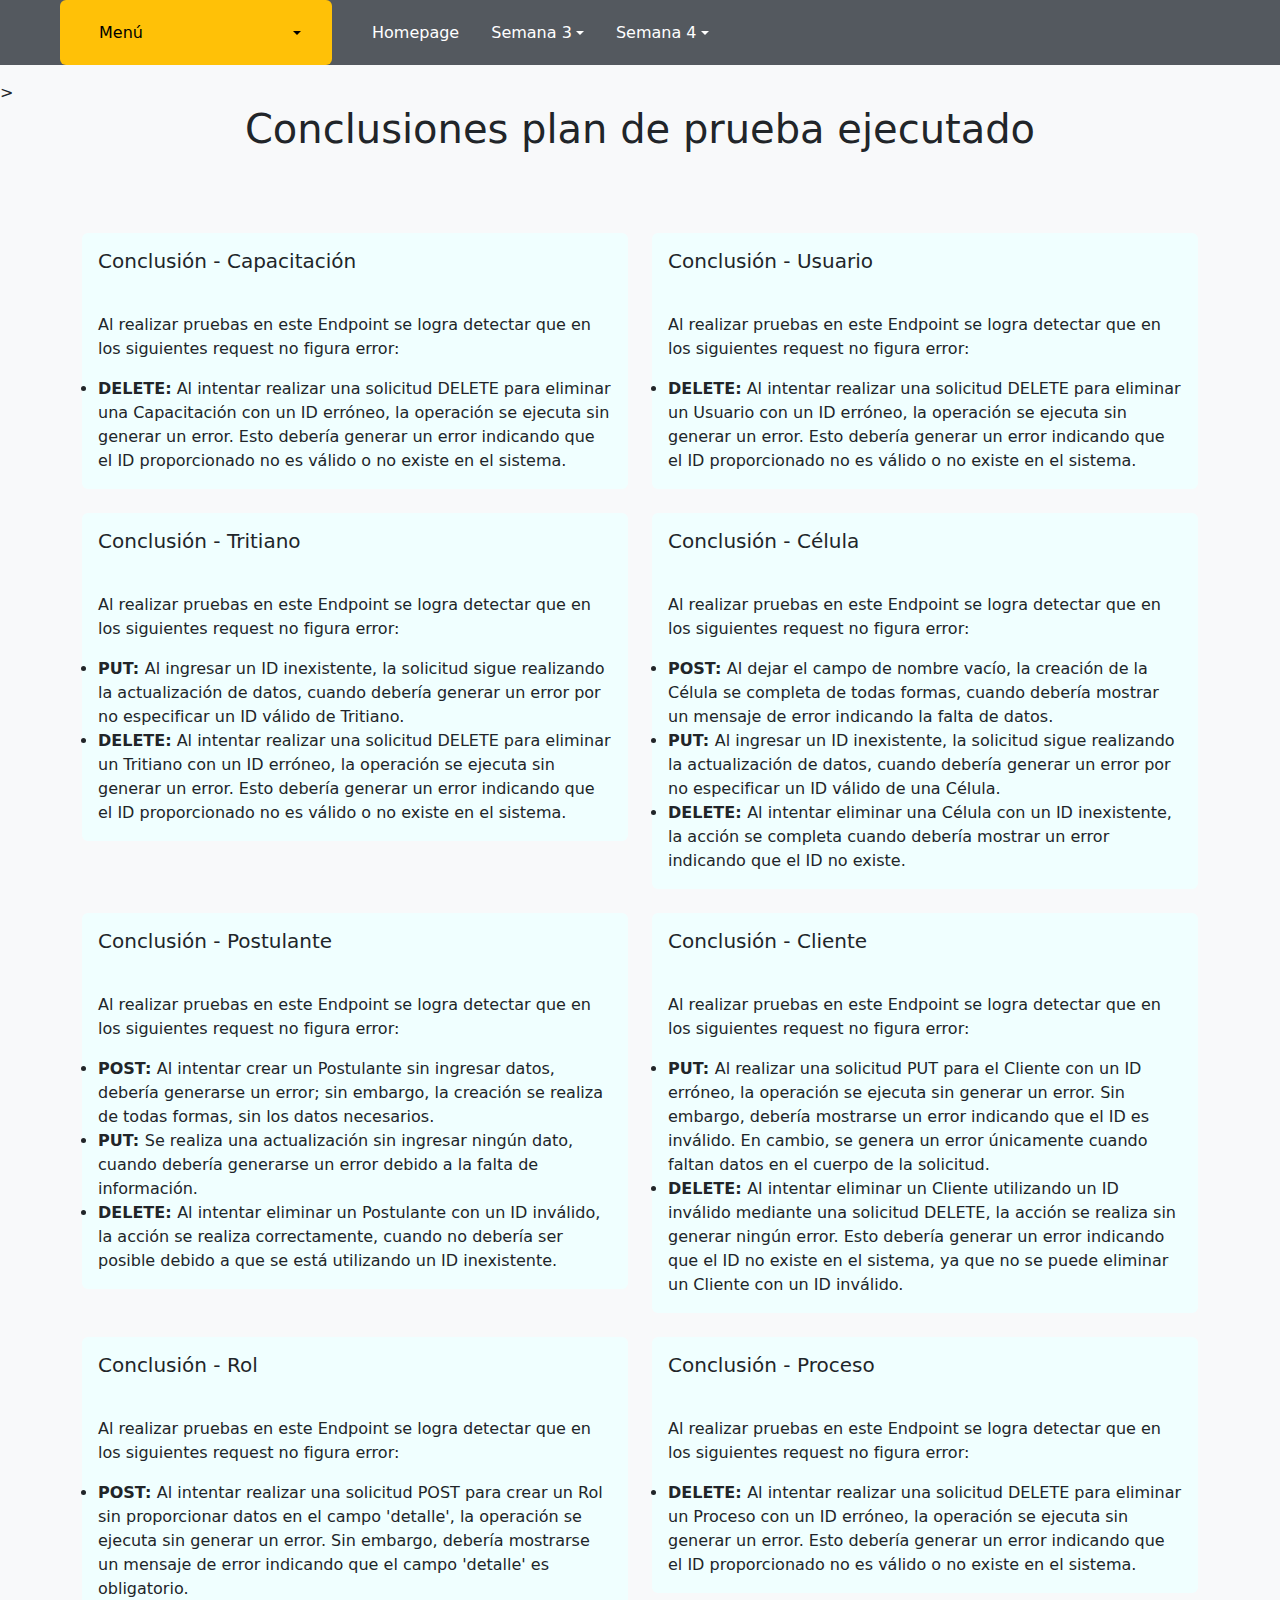
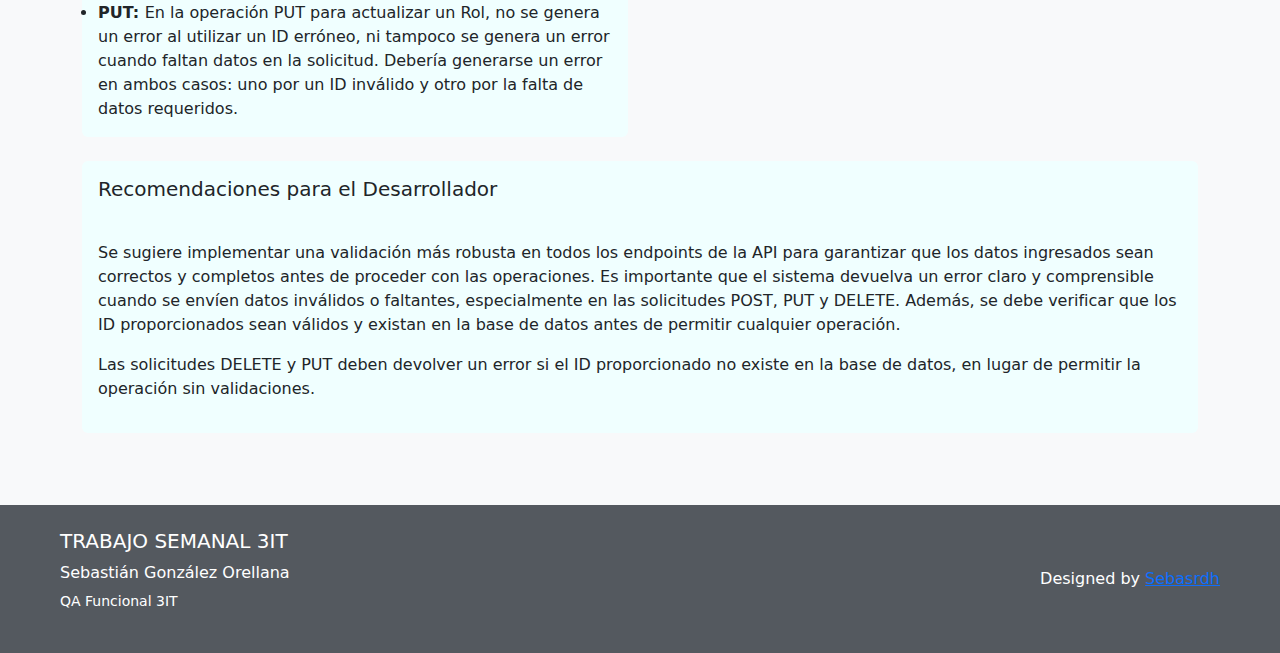
<file: Semana3/quest2_S3.html>
<!DOCTYPE html>
<html lang="es">

<head>
    <meta charset="UTF-8">
    <meta name="viewport" content="width=device-width, initial-scale=1.0">
    <title>Pregunta 2</title>
    <!-- Bootstrap CSS -->
    <link rel="stylesheet" href="https://cdn.jsdelivr.net/npm/bootstrap@5.3.0/dist/css/bootstrap.min.css">
    <!-- Archivo de estilos -->
    <link rel="stylesheet" href="../style.css">
</head>

<body>

   <!-- Navbar Start -->
   <div class="container-fluid bg-dark mb-3">
    <div class="row px-xl-5">
        <!-- Botón Menú Vertical -->
        <div class="col-lg-3 d-none d-lg-block position-relative">
            <div class="dropdown">
                <button
                    class="btn d-flex align-items-center justify-content-between bg-warning w-100 text-dark dropdown-toggle"
                    type="button" id="dropdownMenuButton1" data-bs-toggle="dropdown" aria-expanded="false"
                    style="height: 65px; padding: 0 30px;">
                    <h6 class="m-0"><i class="fa fa-bars me-2"></i>Menú</h6>
                    <i class="fa fa-angle-down"></i>
                </button>
                <ul class="dropdown-menu w-100" aria-labelledby="dropdownMenuButton1">
                    <li><a href="../index.html" class="dropdown-item text-dark">Homepage</a></li>
                    <li><a href="intro_S3.html" class="dropdown-item text-dark">Semana 3</a></li>
                    <li><a href="../Semana4/intro_S4.html" class="dropdown-item text-dark">Semana 4</a></li>
                </ul>
            </div>
        </div>



        <!-- Navbar Horizontal -->
        <div class="col-lg-9">
            <nav class="navbar navbar-expand-lg bg-dark navbar-dark py-0 px-0">
                <button type="button" class="navbar-toggler" data-bs-toggle="collapse"
                    data-bs-target="#navbarCollapse">
                    <span class="navbar-toggler-icon"></span>
                </button>
                <div class="collapse navbar-collapse justify-content-between align-items-center"
                    id="navbarCollapse">
                    <div class="navbar-nav align-items-center">
                        <!-- Enlace Homepage -->
                        <a href="../index.html" class="nav-item nav-link px-3">Homepage</a>

                        <!-- Menú desplegable Semana 3 -->
                        <div class="nav-item dropdown">
                            <a href="#" class="nav-link dropdown-toggle px-3" data-bs-toggle="dropdown">Semana 3</a>
                            <ul class="dropdown-menu">
                                <li><a href="intro_S3.html" class="dropdown-item">Introducción</a></li>
                                <li><a href="quest1_S3.html" class="dropdown-item">Question 1</a></li>
                                <li><a href="quest2_S3.html" class="dropdown-item">Question 2</a></li>
                                <li><a href="quest3_S3.html" class="dropdown-item">Question 3</a></li>
                                <li><a href="quest4_S3.html" class="dropdown-item">Question 4</a></li>
                                <li><a href="bibliography_S3.html" class="dropdown-item">Bibliografía</a></li>
                            </ul>
                        </div>
                        <!-- Menú desplegable Semana 4 -->
                        <div class="nav-item dropdown">
                            <a href="#" class="nav-link dropdown-toggle px-3" data-bs-toggle="dropdown">Semana 4</a>
                            <ul class="dropdown-menu">
                                <li><a href="../Semana4/intro_S4.html" class="dropdown-item">Introducción</a></li>
                                <li><a href="../Semana4/quest1_S4.html" class="dropdown-item">Question 1</a></li>
                                <li><a href="../Semana4/quest2_S4.html" class="dropdown-item">Question 2</a></li>
                                <li><a href="../Semana4/bibliography_S4.html" class="dropdown-item">Bibliografía</a></li>
                            </ul>
                        </div>
                    </div>
                </div>
            </nav>
        </div>

    </div>
</div>
<!-- Navbar End -->>

    <div class="d-flex flex-column min-vh-100">
        <div class="flex-fill">
            <header class="banner text-center text-dark" style="margin-bottom: 5rem;">
                <h1>Conclusiones plan de prueba ejecutado</h1>
            </header>

            <div class="container">
                <div class="row">

                    <!-- Card Capacitación -->
                    <article class="col-6 mb-4">
                        <div class="card rounded" style="background-color: azure;">
                            <header class="card-body">
                                <h5 class="card-title">Conclusión - Capacitación</h5>
                            </header>
                            <section class="card-body">
                                <p class="card-text">
                                    Al realizar pruebas en este Endpoint se logra detectar que en los siguientes request
                                    no figura error:
                                </p>
                                <li><strong>DELETE:</strong> Al intentar realizar una solicitud DELETE para eliminar una
                                    Capacitación con un ID erróneo, la operación se ejecuta sin generar un error. Esto
                                    debería generar un error indicando que el ID proporcionado no es válido o no existe
                                    en el sistema.</li>
                            </section>
                        </div>
                    </article>

                    <!-- Card Usuario -->
                    <article class="col-6 mb-4">
                        <div class="card rounded" style="background-color: azure;">
                            <header class="card-body">
                                <h5 class="card-title">Conclusión - Usuario</h5>
                            </header>
                            <section class="card-body">
                                <p class="card-text">
                                    Al realizar pruebas en este Endpoint se logra detectar que en los siguientes request
                                    no figura error:
                                </p>
                                <li><strong>DELETE:</strong> Al intentar realizar una solicitud DELETE para eliminar un
                                    Usuario con un ID erróneo, la operación se ejecuta sin generar un error. Esto
                                    debería generar un error indicando que el ID proporcionado no es válido o no existe
                                    en el sistema.</li>
                            </section>
                        </div>
                    </article>

                    <!-- Card Tritiano -->
                    <article class="col-6 mb-4">
                        <div class="card rounded" style="background-color: azure;">
                            <header class="card-body">
                                <h5 class="card-title">Conclusión - Tritiano</h5>
                            </header>
                            <section class="card-body">
                                <p class="card-text">
                                    Al realizar pruebas en este Endpoint se logra detectar que en los siguientes request
                                    no figura error:
                                </p>
                                <li><strong>PUT: </strong>Al ingresar un ID inexistente, la solicitud sigue realizando
                                    la actualización de datos, cuando debería generar un error por no especificar un ID
                                    válido de Tritiano. </li>
                                <li><strong>DELETE:</strong> Al intentar realizar una solicitud DELETE para eliminar un
                                    Tritiano con un ID erróneo, la operación se ejecuta sin generar un error. Esto
                                    debería generar un error indicando que el ID proporcionado no es válido o no existe
                                    en el sistema.</li>
                            </section>
                        </div>
                    </article>

                    <!-- Card Célula -->
                    <article class="col-6 mb-4">
                        <div class="card rounded" style="background-color: azure;">
                            <header class="card-body">
                                <h5 class="card-title">Conclusión - Célula</h5>
                            </header>
                            <section class="card-body">
                                <p class="card-text">
                                    Al realizar pruebas en este Endpoint se logra detectar que en los siguientes request
                                    no figura error:
                                </p>
                                <li><strong>POST: </strong> Al dejar el campo de nombre vacío, la creación de la Célula
                                    se completa de todas formas, cuando debería mostrar un mensaje de error indicando la
                                    falta de datos.</li>
                                <li><strong>PUT: </strong>Al ingresar un ID inexistente, la solicitud sigue realizando
                                    la actualización de datos, cuando debería generar un error por no especificar un ID
                                    válido de una Célula. </li>
                                <li><strong>DELETE: </strong> Al intentar eliminar una Célula con un ID inexistente, la
                                    acción se completa cuando debería mostrar un error indicando que el ID no existe.
                                </li>
                            </section>
                        </div>
                    </article>

                    <!-- Card Postulante -->
                    <article class="col-6 mb-4">
                        <div class="card rounded" style="background-color: azure;">
                            <header class="card-body">
                                <h5 class="card-title">Conclusión - Postulante</h5>
                            </header>
                            <section class="card-body">
                                <p class="card-text">
                                    Al realizar pruebas en este Endpoint se logra detectar que en los siguientes request
                                    no figura error:
                                </p>
                                <li><strong>POST: </strong> Al intentar crear un Postulante sin ingresar datos, debería
                                    generarse un error; sin embargo, la creación se realiza de todas formas, sin los
                                    datos necesarios.</li>
                                <li><strong>PUT: </strong> Se realiza una actualización sin ingresar ningún dato, cuando
                                    debería generarse un error debido a la falta de información.</li>
                                <li><strong>DELETE: </strong>Al intentar eliminar un Postulante con un ID inválido, la
                                    acción se realiza correctamente, cuando no debería ser posible debido a que se está
                                    utilizando un ID inexistente. </li>
                            </section>
                        </div>
                    </article>

                    <!-- Card Cliente -->
                    <article class="col-6 mb-4">
                        <div class="card rounded" style="background-color: azure;">
                            <header class="card-body">
                                <h5 class="card-title">Conclusión - Cliente</h5>
                            </header>
                            <section class="card-body">
                                <p class="card-text">
                                    Al realizar pruebas en este Endpoint se logra detectar que en los siguientes request
                                    no figura error:
                                </p>
                                <li><strong>PUT: </strong> Al realizar una solicitud PUT para el Cliente con un ID
                                    erróneo, la operación se ejecuta sin generar un error. Sin embargo, debería
                                    mostrarse un error indicando que el ID es inválido. En cambio, se genera un error
                                    únicamente cuando faltan datos en el cuerpo de la solicitud.</li>
                                <li><strong>DELETE: </strong> Al intentar eliminar un Cliente utilizando un ID inválido
                                    mediante una solicitud DELETE, la acción se realiza sin generar ningún error. Esto
                                    debería generar un error indicando que el ID no existe en el sistema, ya que no se
                                    puede eliminar un Cliente con un ID inválido.</li>
                            </section>
                        </div>
                    </article>

                    <!-- Card Rol -->
                    <article class="col-6 mb-4">
                        <div class="card rounded" style="background-color: azure;">
                            <header class="card-body">
                                <h5 class="card-title">Conclusión - Rol</h5>
                            </header>
                            <section class="card-body">
                                <p class="card-text">
                                    Al realizar pruebas en este Endpoint se logra detectar que en los siguientes request
                                    no figura error:
                                </p>
                                <li><strong>POST: </strong> Al intentar realizar una solicitud POST para crear un Rol
                                    sin proporcionar datos en el campo 'detalle', la operación se ejecuta sin generar un
                                    error. Sin embargo, debería mostrarse un mensaje de error indicando que el campo
                                    'detalle' es obligatorio.</li>
                                <li><strong>PUT: </strong>En la operación PUT para actualizar un Rol, no se genera un
                                    error al utilizar un ID erróneo, ni tampoco se genera un error cuando faltan datos
                                    en la solicitud. Debería generarse un error en ambos casos: uno por un ID inválido y
                                    otro por la falta de datos requeridos.</li>
                            </section>
                        </div>
                    </article>

                    <!-- Card Proceso -->
                    <article class="col-6 mb-4">
                        <div class="card rounded" style="background-color: azure;">
                            <header class="card-body">
                                <h5 class="card-title">Conclusión - Proceso</h5>
                            </header>
                            <section class="card-body">
                                <p class="card-text">
                                    Al realizar pruebas en este Endpoint se logra detectar que en los siguientes request
                                    no figura error:
                                </p>
                                <li><strong>DELETE: </strong>Al intentar realizar una solicitud DELETE para eliminar un
                                    Proceso con un ID erróneo, la operación se ejecuta sin generar un error. Esto
                                    debería generar un error indicando que el ID proporcionado no es válido o no existe
                                    en el sistema.</li>
                            </section>
                        </div>
                    </article>

                    <!-- Card de Recomendaciones -->
                    <article class="col-12 mb-4">
                        <div class="card rounded" style="background-color: azure;">
                            <header class="card-body">
                                <h5 class="card-title">Recomendaciones para el Desarrollador</h5>
                            </header>
                            <footer class="card-body">
                                <p class="card-text">
                                    Se sugiere implementar una validación más robusta en todos los endpoints de la API
                                    para garantizar que los datos ingresados sean correctos y completos antes de
                                    proceder con las operaciones. Es importante que el sistema devuelva un error claro y
                                    comprensible cuando se envíen datos inválidos o faltantes, especialmente en las
                                    solicitudes POST, PUT y DELETE. Además, se debe verificar que los ID proporcionados
                                    sean válidos y existan en la base de datos antes de permitir cualquier operación.
                                </p>
                                <p>Las solicitudes DELETE y PUT deben devolver un error si el ID proporcionado no
                                    existe en la base de datos, en lugar de permitir la operación sin validaciones.</p>

                            </footer>
                        </div>
                    </article>
                </div>
            </div>

        </div>

        <!-- Footer Start -->
        <footer class="container-fluid bg-dark text-white mt-5 py-4">
            <div class="row px-xl-5">
                <!-- Información Inicial -->
                <div class="col-lg-6 col-md-12 mb-3">
                    <h5 class="text-uppercase text-white mb-2">Trabajo Semanal 3IT</h5>
                    <p class="mb-1">Sebastián González Orellana</p>
                    <small>QA Funcional 3IT</small>
                </div>

                <!-- Información del Diseñador -->
                <div class="col-lg-6 col-md-12 d-flex justify-content-lg-end justify-content-center align-items-center">
                    <p class="mb-0 text-white">
                        Designed by
                        <a class="text-primary" href="https://github.com/Sebasrdh">Sebasrdh</a>
                    </p>
                </div>
            </div>
        </footer>
        <!-- Footer End -->
    </div>

    <!-- Bootstrap JS y Popper -->
    <script src="https://cdn.jsdelivr.net/npm/@popperjs/core@2.11.6/dist/umd/popper.min.js"></script>
    <script src="https://cdn.jsdelivr.net/npm/bootstrap@5.3.0/dist/js/bootstrap.min.js"></script>


</body>

</html>
</file>
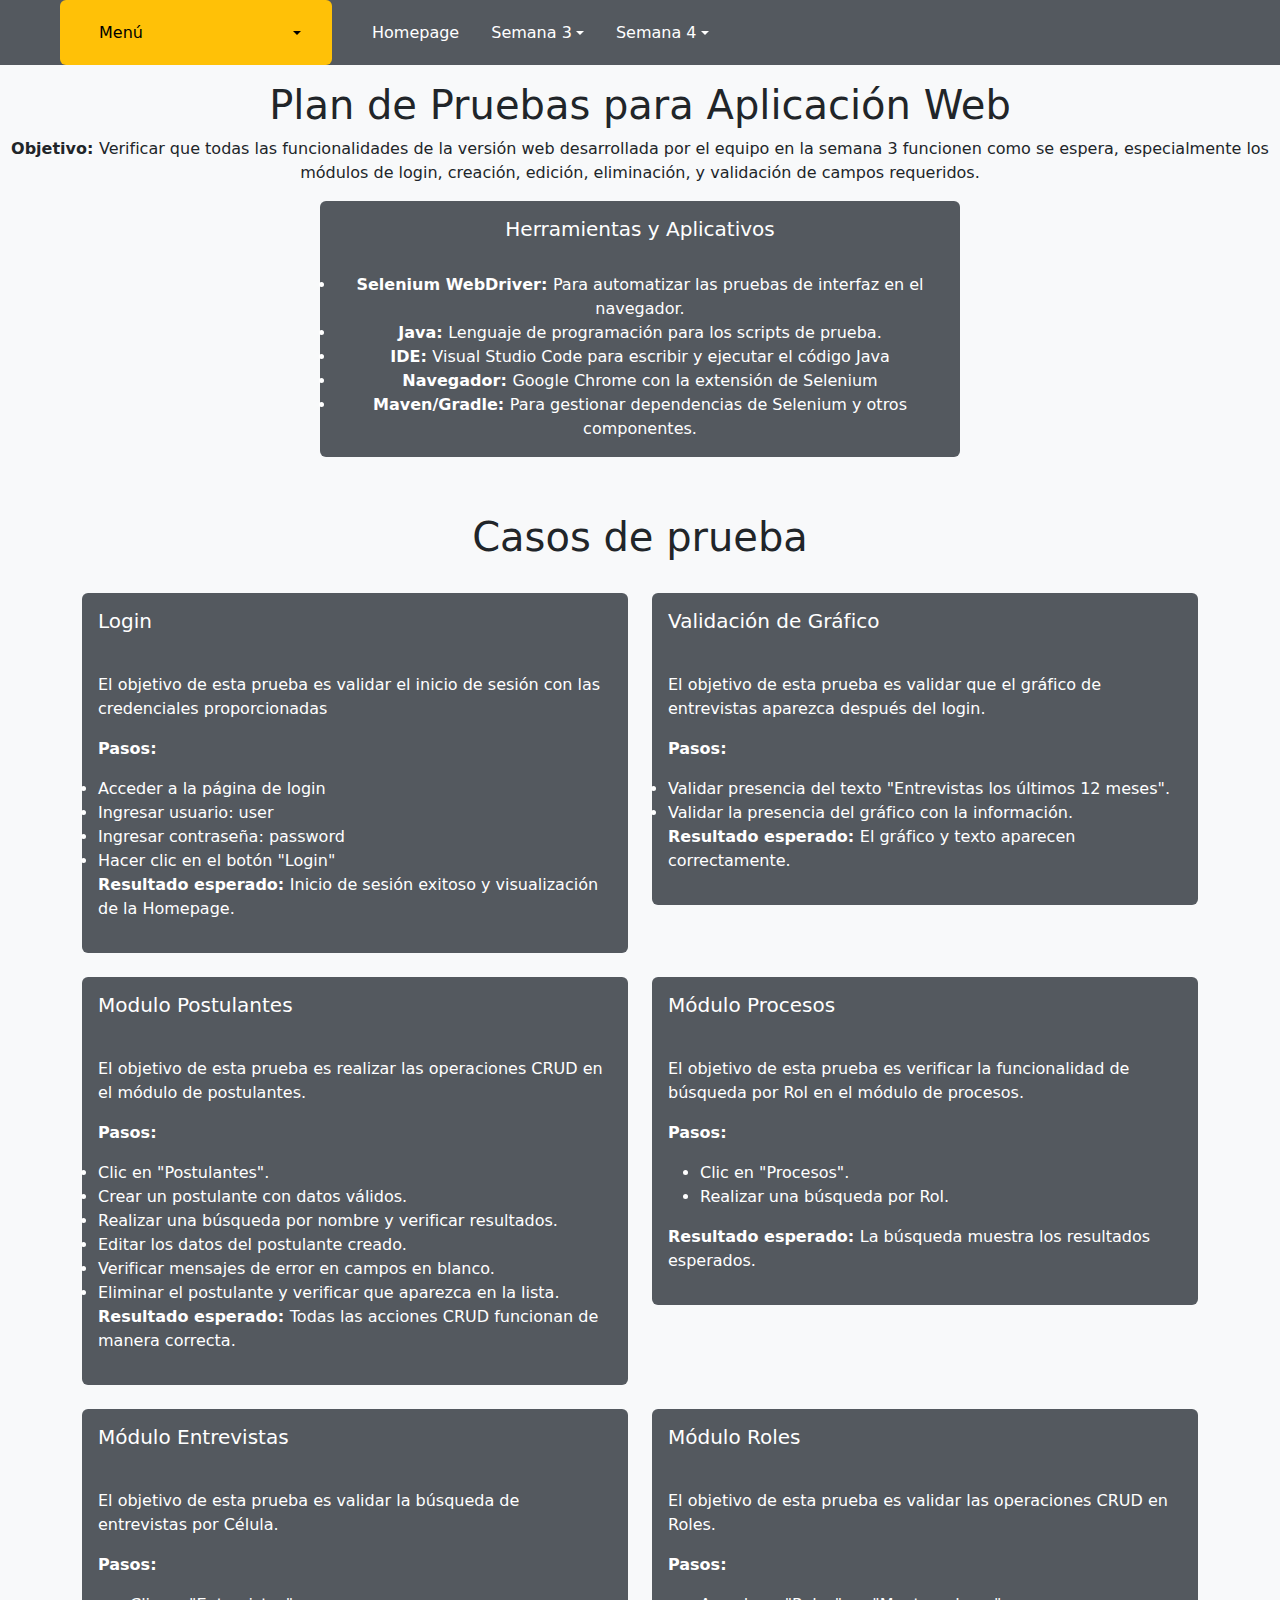
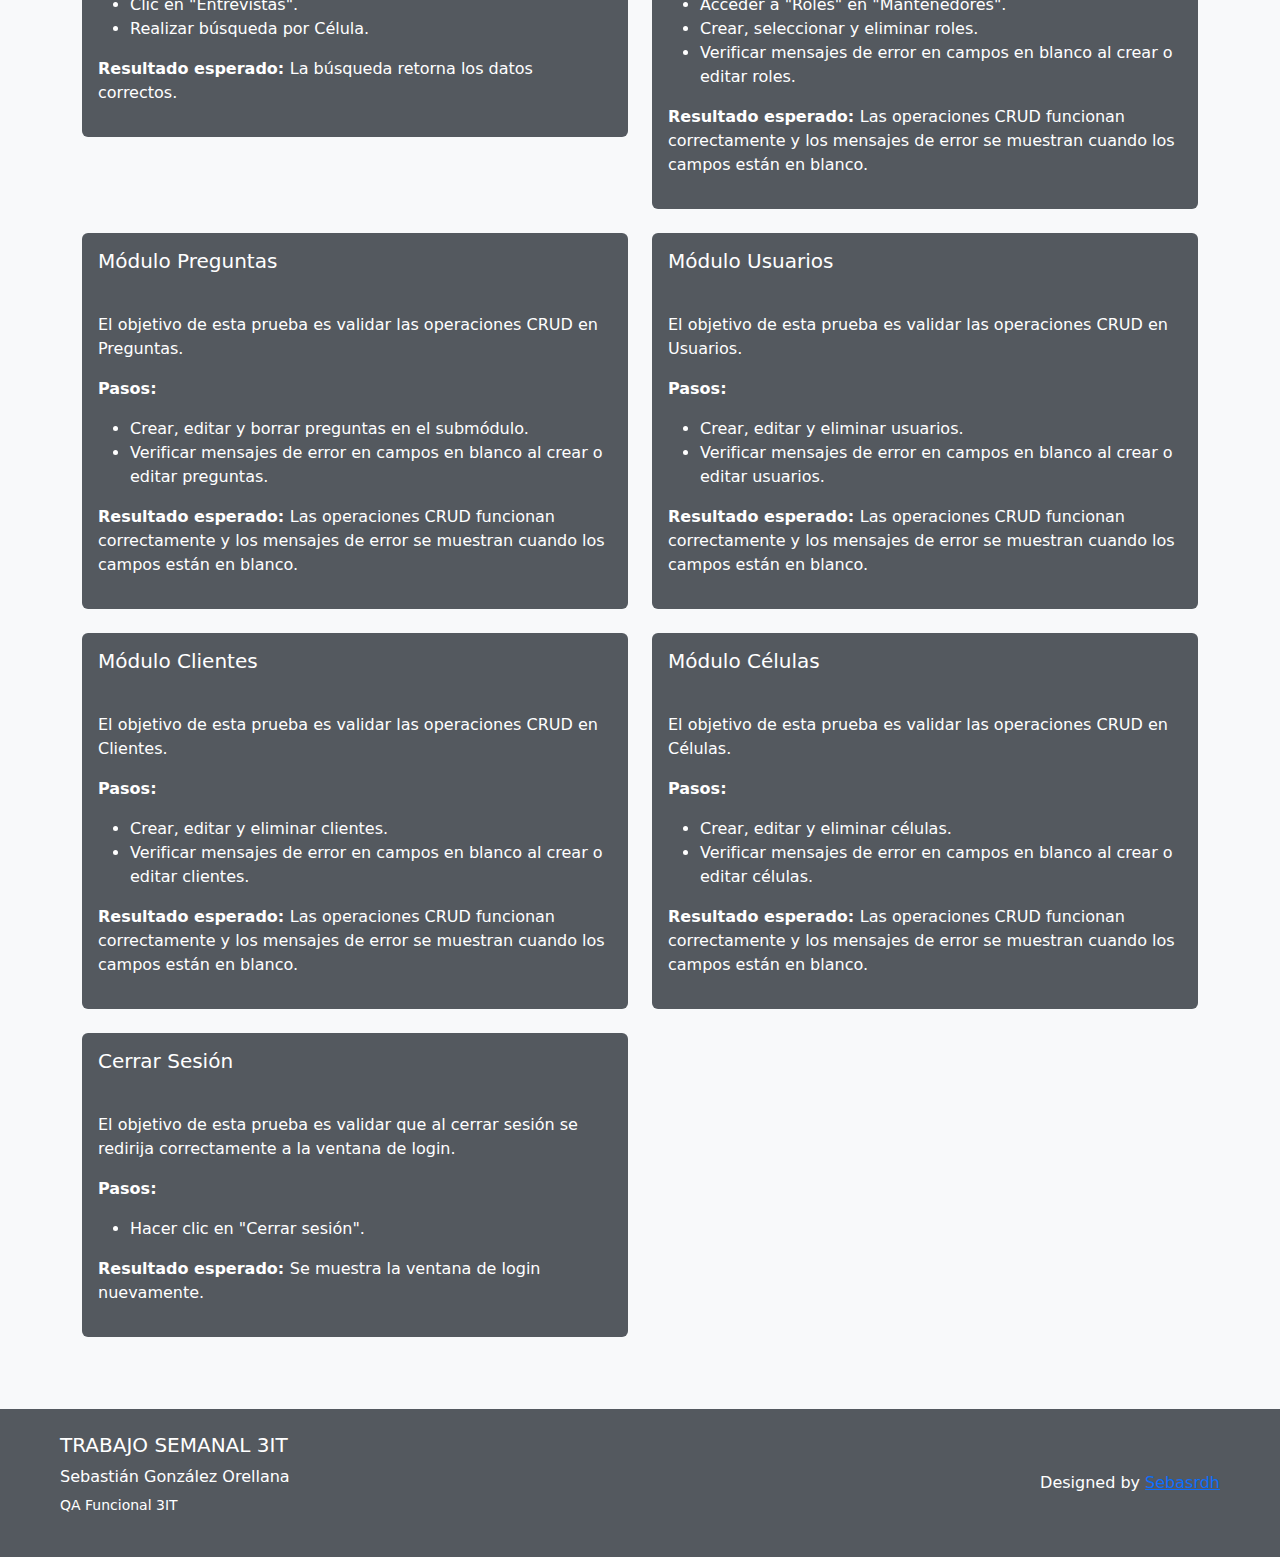
<file: Semana3/quest3_S3.html>
<!DOCTYPE html>
<html lang="es">

<head>
    <meta charset="UTF-8">
    <meta name="viewport" content="width=device-width, initial-scale=1.0">
    <title>Pregunta 3</title>
    <!-- Bootstrap CSS -->
    <link rel="stylesheet" href="https://cdn.jsdelivr.net/npm/bootstrap@5.3.0/dist/css/bootstrap.min.css">
    <!-- Archivo de estilos -->
    <link rel="stylesheet" href="../style.css">
</head>

<body>

   <!-- Navbar Start -->
   <div class="container-fluid bg-dark mb-3">
    <div class="row px-xl-5">
        <!-- Botón Menú Vertical -->
        <div class="col-lg-3 d-none d-lg-block position-relative">
            <div class="dropdown">
                <button
                    class="btn d-flex align-items-center justify-content-between bg-warning w-100 text-dark dropdown-toggle"
                    type="button" id="dropdownMenuButton1" data-bs-toggle="dropdown" aria-expanded="false"
                    style="height: 65px; padding: 0 30px;">
                    <h6 class="m-0"><i class="fa fa-bars me-2"></i>Menú</h6>
                    <i class="fa fa-angle-down"></i>
                </button>
                <ul class="dropdown-menu w-100" aria-labelledby="dropdownMenuButton1">
                    <li><a href="../index.html" class="dropdown-item text-dark">Homepage</a></li>
                    <li><a href="intro_S3.html" class="dropdown-item text-dark">Semana 3</a></li>
                    <li><a href="../Semana4/intro_S4.html" class="dropdown-item text-dark">Semana 4</a></li>
                </ul>
            </div>
        </div>



        <!-- Navbar Horizontal -->
        <div class="col-lg-9">
            <nav class="navbar navbar-expand-lg bg-dark navbar-dark py-0 px-0">
                <button type="button" class="navbar-toggler" data-bs-toggle="collapse"
                    data-bs-target="#navbarCollapse">
                    <span class="navbar-toggler-icon"></span>
                </button>
                <div class="collapse navbar-collapse justify-content-between align-items-center"
                    id="navbarCollapse">
                    <div class="navbar-nav align-items-center">
                        <!-- Enlace Homepage -->
                        <a href="../index.html" class="nav-item nav-link px-3">Homepage</a>

                        <!-- Menú desplegable Semana 3 -->
                        <div class="nav-item dropdown">
                            <a href="#" class="nav-link dropdown-toggle px-3" data-bs-toggle="dropdown">Semana 3</a>
                            <ul class="dropdown-menu">
                                <li><a href="intro_S3.html" class="dropdown-item">Introducción</a></li>
                                <li><a href="quest1_S3.html" class="dropdown-item">Question 1</a></li>
                                <li><a href="quest2_S3.html" class="dropdown-item">Question 2</a></li>
                                <li><a href="quest3_S3.html" class="dropdown-item">Question 3</a></li>
                                <li><a href="quest4_S3.html" class="dropdown-item">Question 4</a></li>
                                <li><a href="bibliography_S3.html" class="dropdown-item">Bibliografía</a></li>
                            </ul>
                        </div>
                        <!-- Menú desplegable Semana 4 -->
                        <div class="nav-item dropdown">
                            <a href="#" class="nav-link dropdown-toggle px-3" data-bs-toggle="dropdown">Semana 4</a>
                            <ul class="dropdown-menu">
                                <li><a href="../Semana4/intro_S4.html" class="dropdown-item">Introducción</a></li>
                                <li><a href="../Semana4/quest1_S4.html" class="dropdown-item">Question 1</a></li>
                                <li><a href="../Semana4/quest2_S4.html" class="dropdown-item">Question 2</a></li>
                                <li><a href="../Semana4/bibliography_S4.html" class="dropdown-item">Bibliografía</a></li>
                            </ul>
                        </div>
                    </div>
                </div>
            </nav>
        </div>

    </div>
</div>
<!-- Navbar End -->
    
<div class="d-flex flex-column min-vh-100">
        <div class="flex-fill">
            <header class="banner text-center text-dark" style="margin-bottom: 2rem;">
                <h1>Plan de Pruebas para Aplicación Web</h1>
                <p><strong>Objetivo: </strong>Verificar que todas las funcionalidades de la versión web desarrollada por
                    el equipo en la semana 3 funcionen como se espera, especialmente los módulos de login, creación,
                    edición, eliminación, y validación de campos requeridos.</p>

                <!-- Card Herramientas y Entorno -->
                <div class="d-flex justify-content-center">
                    <article class="col-md-6 mb-4">
                        <div class="card rounded text-white" style="background-color: #54595f;">
                            <header class="card-body">
                                <h5 class="card-title" style="margin-bottom: 0;">Herramientas y Aplicativos</h5>
                            </header>
                            <footer class="card-body">
                                <li><strong>Selenium WebDriver: </strong>Para automatizar las pruebas de interfaz en el
                                    navegador.</li>
                                <li><strong>Java: </strong>Lenguaje de programación para los scripts de prueba.</li>
                                <li><strong>IDE: </strong>Visual Studio Code para escribir y ejecutar el código Java
                                </li>
                                <li><strong>Navegador: </strong>Google Chrome con la extensión de Selenium</li>
                                <li><strong>Maven/Gradle: </strong>Para gestionar dependencias de Selenium y otros
                                    componentes.</li>
                            </footer>
                        </div>


                    </article>
                </div>
            </header>

            <div class="container">
                <div class="row">
                    <h1 class="text-center" style="margin-bottom: 2rem;">Casos de prueba</h1>
                    <!-- Card Login -->
                    <article class="col-6 mb-4">
                        <div class="card rounded" style="background-color: #54595f; color: white;">
                            <header class="card-body">
                                <h5 class="card-title">Login</h5>
                            </header>
                            <section class="card-body">
                                <p class="card-text">
                                    El objetivo de esta prueba es validar el inicio de sesión con las credenciales
                                    proporcionadas
                                </p>
                                <p><strong>Pasos:</strong></p>
                                <li>Acceder a la página de login</li>
                                <li>Ingresar usuario: user</li>
                                <li>Ingresar contraseña: password</li>
                                <li>Hacer clic en el botón "Login"</li>
                                <p><strong>Resultado esperado: </strong> Inicio de sesión exitoso y visualización de la
                                    Homepage.</p>
                            </section>
                        </div>
                    </article>

                    <!-- Card Gráfico -->
                    <article class="col-6 mb-4">
                        <div class="card rounded" style="background-color: #54595f; color: white;">
                            <header class="card-body">
                                <h5 class="card-title">Validación de Gráfico</h5>
                            </header>
                            <section class="card-body">
                                <p class="card-text">
                                    El objetivo de esta prueba es validar que el gráfico de entrevistas aparezca después
                                    del login.
                                </p>
                                <p><strong>Pasos: </strong></p>
                                <li>Validar presencia del texto "Entrevistas los últimos 12 meses".</li>
                                <li>Validar la presencia del gráfico con la información.</li>
                                <p><strong>Resultado esperado: </strong>El gráfico y texto aparecen correctamente.</p>
                            </section>
                        </div>
                    </article>

                    <!-- Card Postulantes -->
                    <article class="col-6 mb-4">
                        <div class="card rounded" style="background-color: #54595f; color: white;">
                            <header class="card-body">
                                <h5 class="card-title">Modulo Postulantes</h5>
                            </header>
                            <section class="card-body">
                                <p class="card-text">
                                    El objetivo de esta prueba es realizar las operaciones CRUD en el módulo de
                                    postulantes.
                                </p>
                                <p><strong>Pasos:</strong></p>
                                <li>Clic en "Postulantes".</li>
                                <li>Crear un postulante con datos válidos.</li>
                                <li>Realizar una búsqueda por nombre y verificar resultados.</li>
                                <li>Editar los datos del postulante creado.</li>
                                <li>Verificar mensajes de error en campos en blanco.</li>
                                <li>Eliminar el postulante y verificar que aparezca en la lista.</li>
                                <p><strong>Resultado esperado: </strong> Todas las acciones CRUD funcionan de manera
                                    correcta.</p>
                            </section>
                        </div>
                    </article>

                    <!-- Card Procesos -->
                    <article class="col-6 mb-4">
                        <div class="card rounded" style="background-color: #54595f; color: white;">
                            <header class="card-body">
                                <h5 class="card-title">Módulo Procesos</h5>
                            </header>
                            <section class="card-body">
                                <p class="card-text">
                                    El objetivo de esta prueba es verificar la funcionalidad de búsqueda por Rol en el
                                    módulo de procesos.
                                </p>
                                <p><strong>Pasos:</strong></p>
                                <ul>
                                    <li>Clic en "Procesos".</li>
                                    <li>Realizar una búsqueda por Rol.</li>
                                </ul>
                                <p><strong>Resultado esperado: </strong>La búsqueda muestra los resultados esperados.
                                </p>
                            </section>
                        </div>
                    </article>

                    <!-- Card Entrevistas -->
                    <article class="col-6 mb-4">
                        <div class="card rounded" style="background-color: #54595f; color: white;">
                            <header class="card-body">
                                <h5 class="card-title">Módulo Entrevistas</h5>
                            </header>
                            <section class="card-body">
                                <p class="card-text">
                                    El objetivo de esta prueba es validar la búsqueda de entrevistas por Célula.
                                </p>
                                <p><strong>Pasos:</strong></p>
                                <ul>
                                    <li>Clic en "Entrevistas".</li>
                                    <li>Realizar búsqueda por Célula.</li>
                                </ul>
                                <p><strong>Resultado esperado: </strong>La búsqueda retorna los datos correctos.</p>
                            </section>
                        </div>
                    </article>

                    <!-- Card Roles -->
                    <article class="col-6 mb-4">
                        <div class="card rounded" style="background-color: #54595f; color: white;">
                            <header class="card-body">
                                <h5 class="card-title">Módulo Roles</h5>
                            </header>
                            <section class="card-body">
                                <p class="card-text">
                                    El objetivo de esta prueba es validar las operaciones CRUD en Roles.
                                </p>
                                <p><strong>Pasos:</strong></p>
                                <ul>
                                    <li>Acceder a "Roles" en "Mantenedores".</li>
                                    <li>Crear, seleccionar y eliminar roles.</li>
                                    <li>Verificar mensajes de error en campos en blanco al crear o editar roles.</li>
                                </ul>
                                <p><strong>Resultado esperado: </strong>Las operaciones CRUD funcionan correctamente y
                                    los mensajes de error se muestran cuando los campos están en blanco.</p>
                            </section>
                        </div>
                    </article>

                    <!-- Card Preguntas -->
                    <article class="col-6 mb-4">
                        <div class="card rounded" style="background-color: #54595f; color: white;">
                            <header class="card-body">
                                <h5 class="card-title">Módulo Preguntas</h5>
                            </header>
                            <section class="card-body">
                                <p class="card-text">
                                    El objetivo de esta prueba es validar las operaciones CRUD en Preguntas.
                                </p>
                                <p><strong>Pasos:</strong></p>
                                <ul>
                                    <li>Crear, editar y borrar preguntas en el submódulo.</li>
                                    <li>Verificar mensajes de error en campos en blanco al crear o editar preguntas.
                                    </li>
                                </ul>
                                <p><strong>Resultado esperado: </strong>Las operaciones CRUD funcionan correctamente y
                                    los mensajes de error se muestran cuando los campos están en blanco.</p>
                            </section>
                        </div>
                    </article>

                    <!-- Card Usuarios -->
                    <article class="col-6 mb-4">
                        <div class="card rounded" style="background-color: #54595f; color: white;">
                            <header class="card-body">
                                <h5 class="card-title">Módulo Usuarios</h5>
                            </header>
                            <section class="card-body">
                                <p class="card-text">
                                    El objetivo de esta prueba es validar las operaciones CRUD en Usuarios.
                                </p>
                                <p><strong>Pasos:</strong></p>
                                <ul>
                                    <li>Crear, editar y eliminar usuarios.</li>
                                    <li>Verificar mensajes de error en campos en blanco al crear o editar usuarios.</li>
                                </ul>
                                <p><strong>Resultado esperado: </strong>Las operaciones CRUD funcionan correctamente y
                                    los mensajes de error se muestran cuando los campos están en blanco.</p>
                            </section>
                        </div>
                    </article>

                    <!-- Card Clientes -->
                    <article class="col-6 mb-4">
                        <div class="card rounded" style="background-color: #54595f; color: white;">
                            <header class="card-body">
                                <h5 class="card-title">Módulo Clientes</h5>
                            </header>
                            <section class="card-body">
                                <p class="card-text">
                                    El objetivo de esta prueba es validar las operaciones CRUD en Clientes.
                                </p>
                                <p><strong>Pasos:</strong></p>
                                <ul>
                                    <li>Crear, editar y eliminar clientes.</li>
                                    <li>Verificar mensajes de error en campos en blanco al crear o editar clientes.</li>
                                </ul>
                                <p><strong>Resultado esperado: </strong>Las operaciones CRUD funcionan correctamente y
                                    los mensajes de error se muestran cuando los campos están en blanco.</p>
                            </section>
                        </div>
                    </article>

                    <!-- Card Células -->
                    <article class="col-6 mb-4">
                        <div class="card rounded" style="background-color: #54595f; color: white;">
                            <header class="card-body">
                                <h5 class="card-title">Módulo Células</h5>
                            </header>
                            <section class="card-body">
                                <p class="card-text">
                                    El objetivo de esta prueba es validar las operaciones CRUD en Células.
                                </p>
                                <p><strong>Pasos:</strong></p>
                                <ul>
                                    <li>Crear, editar y eliminar células.</li>
                                    <li>Verificar mensajes de error en campos en blanco al crear o editar células.</li>
                                </ul>
                                <p><strong>Resultado esperado: </strong>Las operaciones CRUD funcionan correctamente y
                                    los mensajes de error se muestran cuando los campos están en blanco.</p>
                            </section>
                        </div>
                    </article>

                    <!-- Card Cerrar Sesión -->
                    <article class="col-6 mb-4">
                        <div class="card rounded" style="background-color: #54595f; color: white;">
                            <header class="card-body">
                                <h5 class="card-title">Cerrar Sesión</h5>
                            </header>
                            <section class="card-body">
                                <p class="card-text">
                                    El objetivo de esta prueba es validar que al cerrar sesión se redirija correctamente
                                    a la ventana de login.
                                </p>
                                <p><strong>Pasos:</strong></p>
                                <ul>
                                    <li>Hacer clic en "Cerrar sesión".</li>
                                </ul>
                                <p><strong>Resultado esperado: </strong>Se muestra la ventana de login nuevamente.</p>
                            </section>
                        </div>
                    </article>


                </div>
            </div>

        </div>

        <!-- Footer Start -->
        <footer class="container-fluid bg-dark text-white mt-5 py-4">
            <div class="row px-xl-5">
                <!-- Información Inicial -->
                <div class="col-lg-6 col-md-12 mb-3">
                    <h5 class="text-uppercase text-white mb-2">Trabajo Semanal 3IT</h5>
                    <p class="mb-1">Sebastián González Orellana</p>
                    <small>QA Funcional 3IT</small>
                </div>

                <!-- Información del Diseñador -->
                <div class="col-lg-6 col-md-12 d-flex justify-content-lg-end justify-content-center align-items-center">
                    <p class="mb-0 text-white">
                        Designed by
                        <a class="text-primary" href="https://github.com/Sebasrdh">Sebasrdh</a>
                    </p>
                </div>
            </div>
        </footer>
        <!-- Footer End -->
    </div>

    <!-- Bootstrap JS y Popper -->
    <script src="https://cdn.jsdelivr.net/npm/@popperjs/core@2.11.6/dist/umd/popper.min.js"></script>
    <script src="https://cdn.jsdelivr.net/npm/bootstrap@5.3.0/dist/js/bootstrap.min.js"></script>


</body>

</html>
</file>
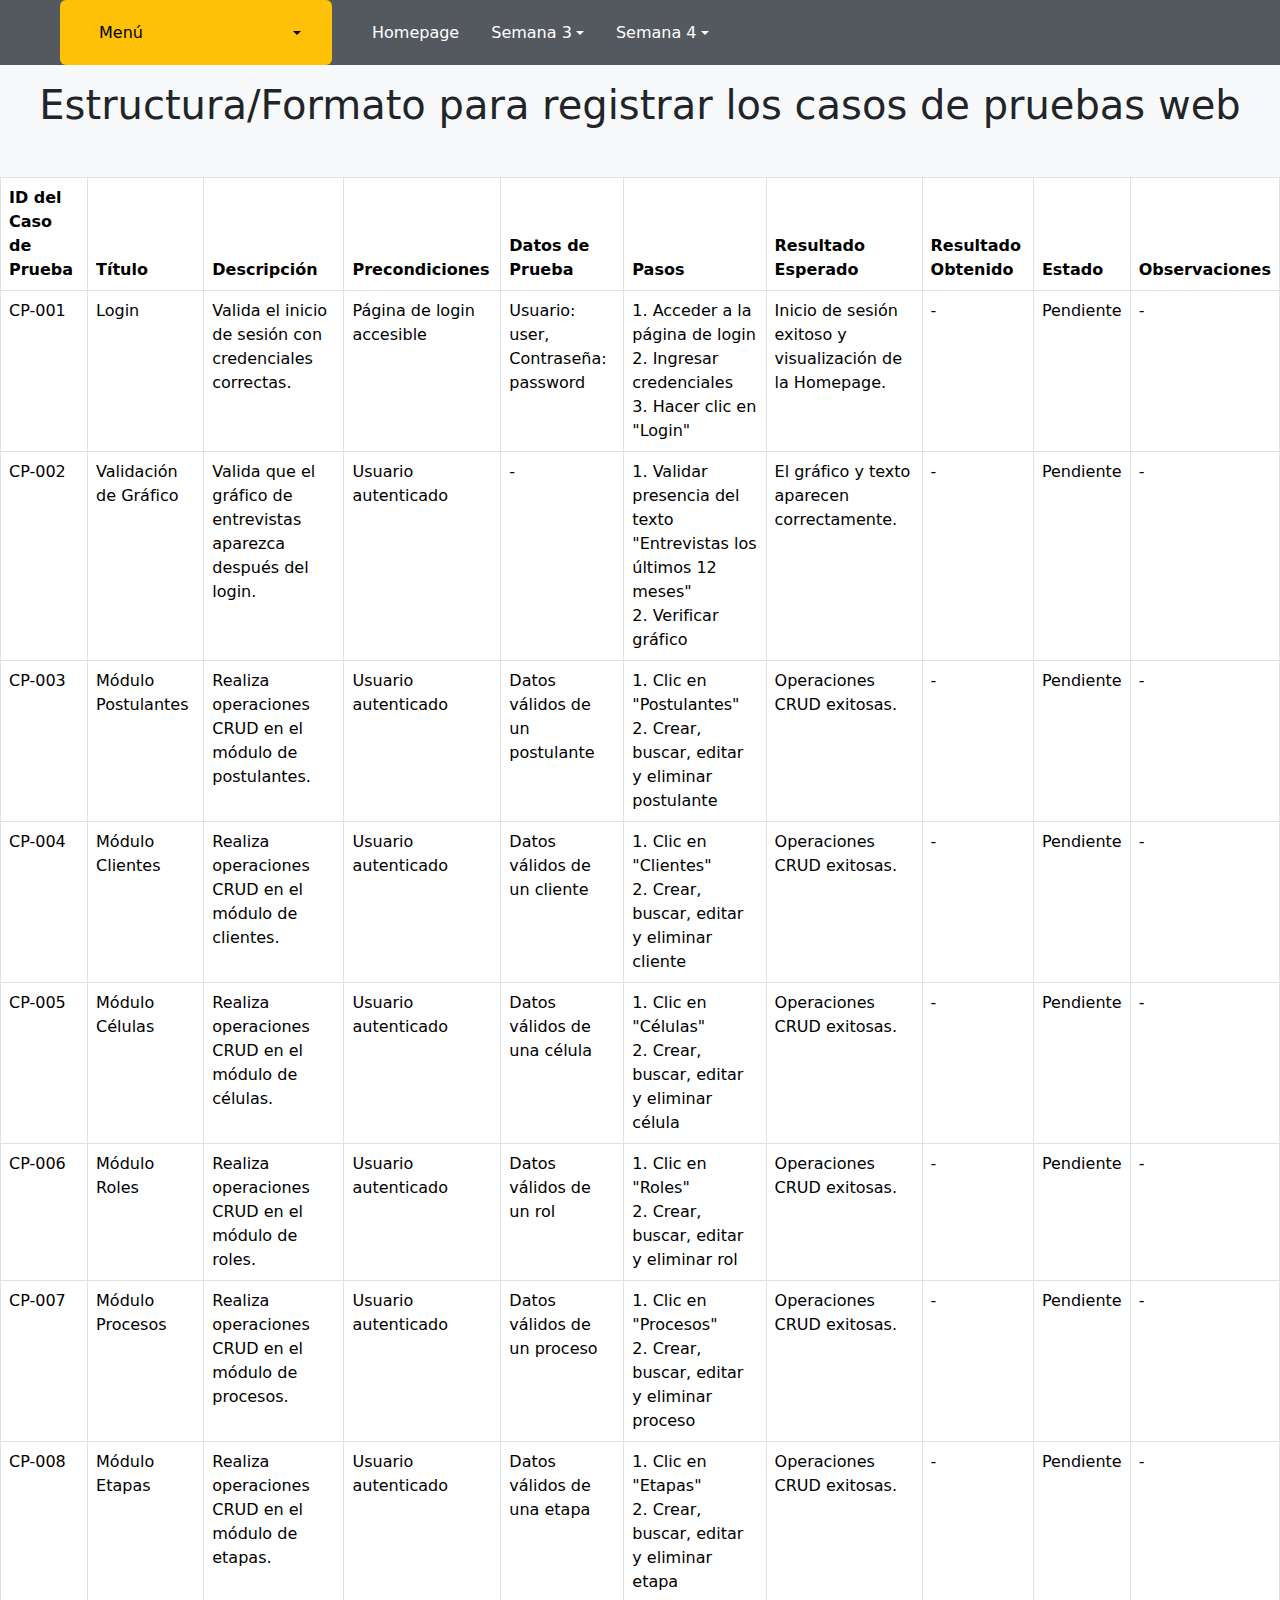
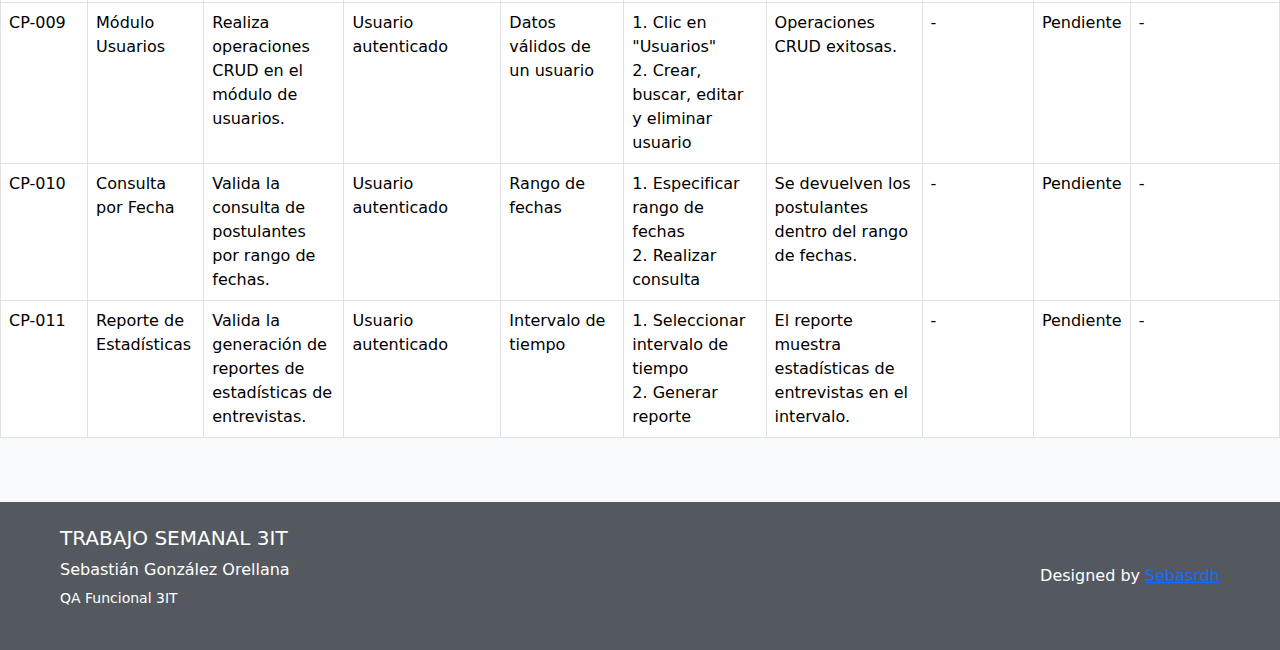
<file: Semana3/quest4_S3.html>
<!DOCTYPE html>
<html lang="es">

<head>
    <meta charset="UTF-8">
    <meta name="viewport" content="width=device-width, initial-scale=1.0">
    <title>Pregunta 4</title>
    <!-- Bootstrap CSS -->
    <link rel="stylesheet" href="https://cdn.jsdelivr.net/npm/bootstrap@5.3.0/dist/css/bootstrap.min.css">
    <!-- Archivo de estilos -->
    <link rel="stylesheet" href="../style.css">
</head>

<body>

   <!-- Navbar Start -->
   <div class="container-fluid bg-dark mb-3">
    <div class="row px-xl-5">
        <!-- Botón Menú Vertical -->
        <div class="col-lg-3 d-none d-lg-block position-relative">
            <div class="dropdown">
                <button
                    class="btn d-flex align-items-center justify-content-between bg-warning w-100 text-dark dropdown-toggle"
                    type="button" id="dropdownMenuButton1" data-bs-toggle="dropdown" aria-expanded="false"
                    style="height: 65px; padding: 0 30px;">
                    <h6 class="m-0"><i class="fa fa-bars me-2"></i>Menú</h6>
                    <i class="fa fa-angle-down"></i>
                </button>
                <ul class="dropdown-menu w-100" aria-labelledby="dropdownMenuButton1">
                    <li><a href="../index.html" class="dropdown-item text-dark">Homepage</a></li>
                    <li><a href="intro_S3.html" class="dropdown-item text-dark">Semana 3</a></li>
                    <li><a href="../Semana4/intro_S4.html" class="dropdown-item text-dark">Semana 4</a></li>
                </ul>
            </div>
        </div>



        <!-- Navbar Horizontal -->
        <div class="col-lg-9">
            <nav class="navbar navbar-expand-lg bg-dark navbar-dark py-0 px-0">
                <button type="button" class="navbar-toggler" data-bs-toggle="collapse"
                    data-bs-target="#navbarCollapse">
                    <span class="navbar-toggler-icon"></span>
                </button>
                <div class="collapse navbar-collapse justify-content-between align-items-center"
                    id="navbarCollapse">
                    <div class="navbar-nav align-items-center">
                        <!-- Enlace Homepage -->
                        <a href="../index.html" class="nav-item nav-link px-3">Homepage</a>

                        <!-- Menú desplegable Semana 3 -->
                        <div class="nav-item dropdown">
                            <a href="#" class="nav-link dropdown-toggle px-3" data-bs-toggle="dropdown">Semana 3</a>
                            <ul class="dropdown-menu">
                                <li><a href="intro_S3.html" class="dropdown-item">Introducción</a></li>
                                <li><a href="quest1_S3.html" class="dropdown-item">Question 1</a></li>
                                <li><a href="quest2_S3.html" class="dropdown-item">Question 2</a></li>
                                <li><a href="quest3_S3.html" class="dropdown-item">Question 3</a></li>
                                <li><a href="quest4_S3.html" class="dropdown-item">Question 4</a></li>
                                <li><a href="bibliography_S3.html" class="dropdown-item">Bibliografía</a></li>
                            </ul>
                        </div>
                        <!-- Menú desplegable Semana 4 -->
                        <div class="nav-item dropdown">
                            <a href="#" class="nav-link dropdown-toggle px-3" data-bs-toggle="dropdown">Semana 4</a>
                            <ul class="dropdown-menu">
                                <li><a href="../Semana4/intro_S4.html" class="dropdown-item">Introducción</a></li>
                                <li><a href="../Semana4/quest1_S4.html" class="dropdown-item">Question 1</a></li>
                                <li><a href="../Semana4/quest2_S4.html" class="dropdown-item">Question 2</a></li>
                                <li><a href="../Semana4/bibliography_S4.html" class="dropdown-item">Bibliografía</a></li>
                            </ul>
                        </div>
                    </div>
                </div>
            </nav>
        </div>

    </div>
</div>
<!-- Navbar End -->

    <div class="d-flex flex-column min-vh-100">
        <div class="flex-fill">
            <header class="banner text-center text-dark">
                <h1>Estructura/Formato para registrar los casos de pruebas web</h1>
            </header>
            <table class="table table-bordered mt-4">
                <tbody>
                    <table class="table table-bordered mt-4">
                        <thead>
                            <tr>
                                <th>ID del Caso de Prueba</th>
                                <th>Título</th>
                                <th>Descripción</th>
                                <th>Precondiciones</th>
                                <th>Datos de Prueba</th>
                                <th>Pasos</th>
                                <th>Resultado Esperado</th>
                                <th>Resultado Obtenido</th>
                                <th>Estado</th>
                                <th>Observaciones</th>
                            </tr>
                        </thead>
                        <tbody>
                            <tr>
                                <td>CP-001</td>
                                <td>Login</td>
                                <td>Valida el inicio de sesión con credenciales correctas.</td>
                                <td>Página de login accesible</td>
                                <td>Usuario: user, Contraseña: password</td>
                                <td>1. Acceder a la página de login <br> 2. Ingresar credenciales <br> 3. Hacer clic en
                                    "Login"</td>
                                <td>Inicio de sesión exitoso y visualización de la Homepage.</td>
                                <td>-</td>
                                <td>Pendiente</td>
                                <td>-</td>
                            </tr>
                            <tr>
                                <td>CP-002</td>
                                <td>Validación de Gráfico</td>
                                <td>Valida que el gráfico de entrevistas aparezca después del login.</td>
                                <td>Usuario autenticado</td>
                                <td>-</td>
                                <td>1. Validar presencia del texto "Entrevistas los últimos 12 meses" <br> 2. Verificar
                                    gráfico</td>
                                <td>El gráfico y texto aparecen correctamente.</td>
                                <td>-</td>
                                <td>Pendiente</td>
                                <td>-</td>
                            </tr>
                            <tr>
                                <td>CP-003</td>
                                <td>Módulo Postulantes</td>
                                <td>Realiza operaciones CRUD en el módulo de postulantes.</td>
                                <td>Usuario autenticado</td>
                                <td>Datos válidos de un postulante</td>
                                <td>1. Clic en "Postulantes" <br> 2. Crear, buscar, editar y eliminar postulante</td>
                                <td>Operaciones CRUD exitosas.</td>
                                <td>-</td>
                                <td>Pendiente</td>
                                <td>-</td>
                            </tr>
                            <tr>
                                <td>CP-004</td>
                                <td>Módulo Clientes</td>
                                <td>Realiza operaciones CRUD en el módulo de clientes.</td>
                                <td>Usuario autenticado</td>
                                <td>Datos válidos de un cliente</td>
                                <td>1. Clic en "Clientes" <br> 2. Crear, buscar, editar y eliminar cliente</td>
                                <td>Operaciones CRUD exitosas.</td>
                                <td>-</td>
                                <td>Pendiente</td>
                                <td>-</td>
                            </tr>
                            <tr>
                                <td>CP-005</td>
                                <td>Módulo Células</td>
                                <td>Realiza operaciones CRUD en el módulo de células.</td>
                                <td>Usuario autenticado</td>
                                <td>Datos válidos de una célula</td>
                                <td>1. Clic en "Células" <br> 2. Crear, buscar, editar y eliminar célula</td>
                                <td>Operaciones CRUD exitosas.</td>
                                <td>-</td>
                                <td>Pendiente</td>
                                <td>-</td>
                            </tr>
                            <tr>
                                <td>CP-006</td>
                                <td>Módulo Roles</td>
                                <td>Realiza operaciones CRUD en el módulo de roles.</td>
                                <td>Usuario autenticado</td>
                                <td>Datos válidos de un rol</td>
                                <td>1. Clic en "Roles" <br> 2. Crear, buscar, editar y eliminar rol</td>
                                <td>Operaciones CRUD exitosas.</td>
                                <td>-</td>
                                <td>Pendiente</td>
                                <td>-</td>
                            </tr>
                            <tr>
                                <td>CP-007</td>
                                <td>Módulo Procesos</td>
                                <td>Realiza operaciones CRUD en el módulo de procesos.</td>
                                <td>Usuario autenticado</td>
                                <td>Datos válidos de un proceso</td>
                                <td>1. Clic en "Procesos" <br> 2. Crear, buscar, editar y eliminar proceso</td>
                                <td>Operaciones CRUD exitosas.</td>
                                <td>-</td>
                                <td>Pendiente</td>
                                <td>-</td>
                            </tr>
                            <tr>
                                <td>CP-008</td>
                                <td>Módulo Etapas</td>
                                <td>Realiza operaciones CRUD en el módulo de etapas.</td>
                                <td>Usuario autenticado</td>
                                <td>Datos válidos de una etapa</td>
                                <td>1. Clic en "Etapas" <br> 2. Crear, buscar, editar y eliminar etapa</td>
                                <td>Operaciones CRUD exitosas.</td>
                                <td>-</td>
                                <td>Pendiente</td>
                                <td>-</td>
                            </tr>
                            <tr>
                                <td>CP-009</td>
                                <td>Módulo Usuarios</td>
                                <td>Realiza operaciones CRUD en el módulo de usuarios.</td>
                                <td>Usuario autenticado</td>
                                <td>Datos válidos de un usuario</td>
                                <td>1. Clic en "Usuarios" <br> 2. Crear, buscar, editar y eliminar usuario</td>
                                <td>Operaciones CRUD exitosas.</td>
                                <td>-</td>
                                <td>Pendiente</td>
                                <td>-</td>
                            </tr>
                            <tr>
                                <td>CP-010</td>
                                <td>Consulta por Fecha</td>
                                <td>Valida la consulta de postulantes por rango de fechas.</td>
                                <td>Usuario autenticado</td>
                                <td>Rango de fechas</td>
                                <td>1. Especificar rango de fechas <br> 2. Realizar consulta</td>
                                <td>Se devuelven los postulantes dentro del rango de fechas.</td>
                                <td>-</td>
                                <td>Pendiente</td>
                                <td>-</td>
                            </tr>
                            <tr>
                                <td>CP-011</td>
                                <td>Reporte de Estadísticas</td>
                                <td>Valida la generación de reportes de estadísticas de entrevistas.</td>
                                <td>Usuario autenticado</td>
                                <td>Intervalo de tiempo</td>
                                <td>1. Seleccionar intervalo de tiempo <br> 2. Generar reporte</td>
                                <td>El reporte muestra estadísticas de entrevistas en el intervalo.</td>
                                <td>-</td>
                                <td>Pendiente</td>
                                <td>-</td>
                            </tr>
                        </tbody>
                    </table>

                </tbody>
            </table>


        </div>

        <!-- Footer Start -->
        <footer class="container-fluid bg-dark text-white mt-5 py-4">
            <div class="row px-xl-5">
                <!-- Información Inicial -->
                <div class="col-lg-6 col-md-12 mb-3">
                    <h5 class="text-uppercase text-white mb-2">Trabajo Semanal 3IT</h5>
                    <p class="mb-1">Sebastián González Orellana</p>
                    <small>QA Funcional 3IT</small>
                </div>

                <!-- Información del Diseñador -->
                <div class="col-lg-6 col-md-12 d-flex justify-content-lg-end justify-content-center align-items-center">
                    <p class="mb-0 text-white">
                        Designed by
                        <a class="text-primary" href="https://github.com/Sebasrdh">Sebasrdh</a>
                    </p>
                </div>
            </div>
        </footer>
        <!-- Footer End -->
    </div>

    <!-- Bootstrap JS y Popper -->
    <script src="https://cdn.jsdelivr.net/npm/@popperjs/core@2.11.6/dist/umd/popper.min.js"></script>
    <script src="https://cdn.jsdelivr.net/npm/bootstrap@5.3.0/dist/js/bootstrap.min.js"></script>


</body>

</html>
</file>
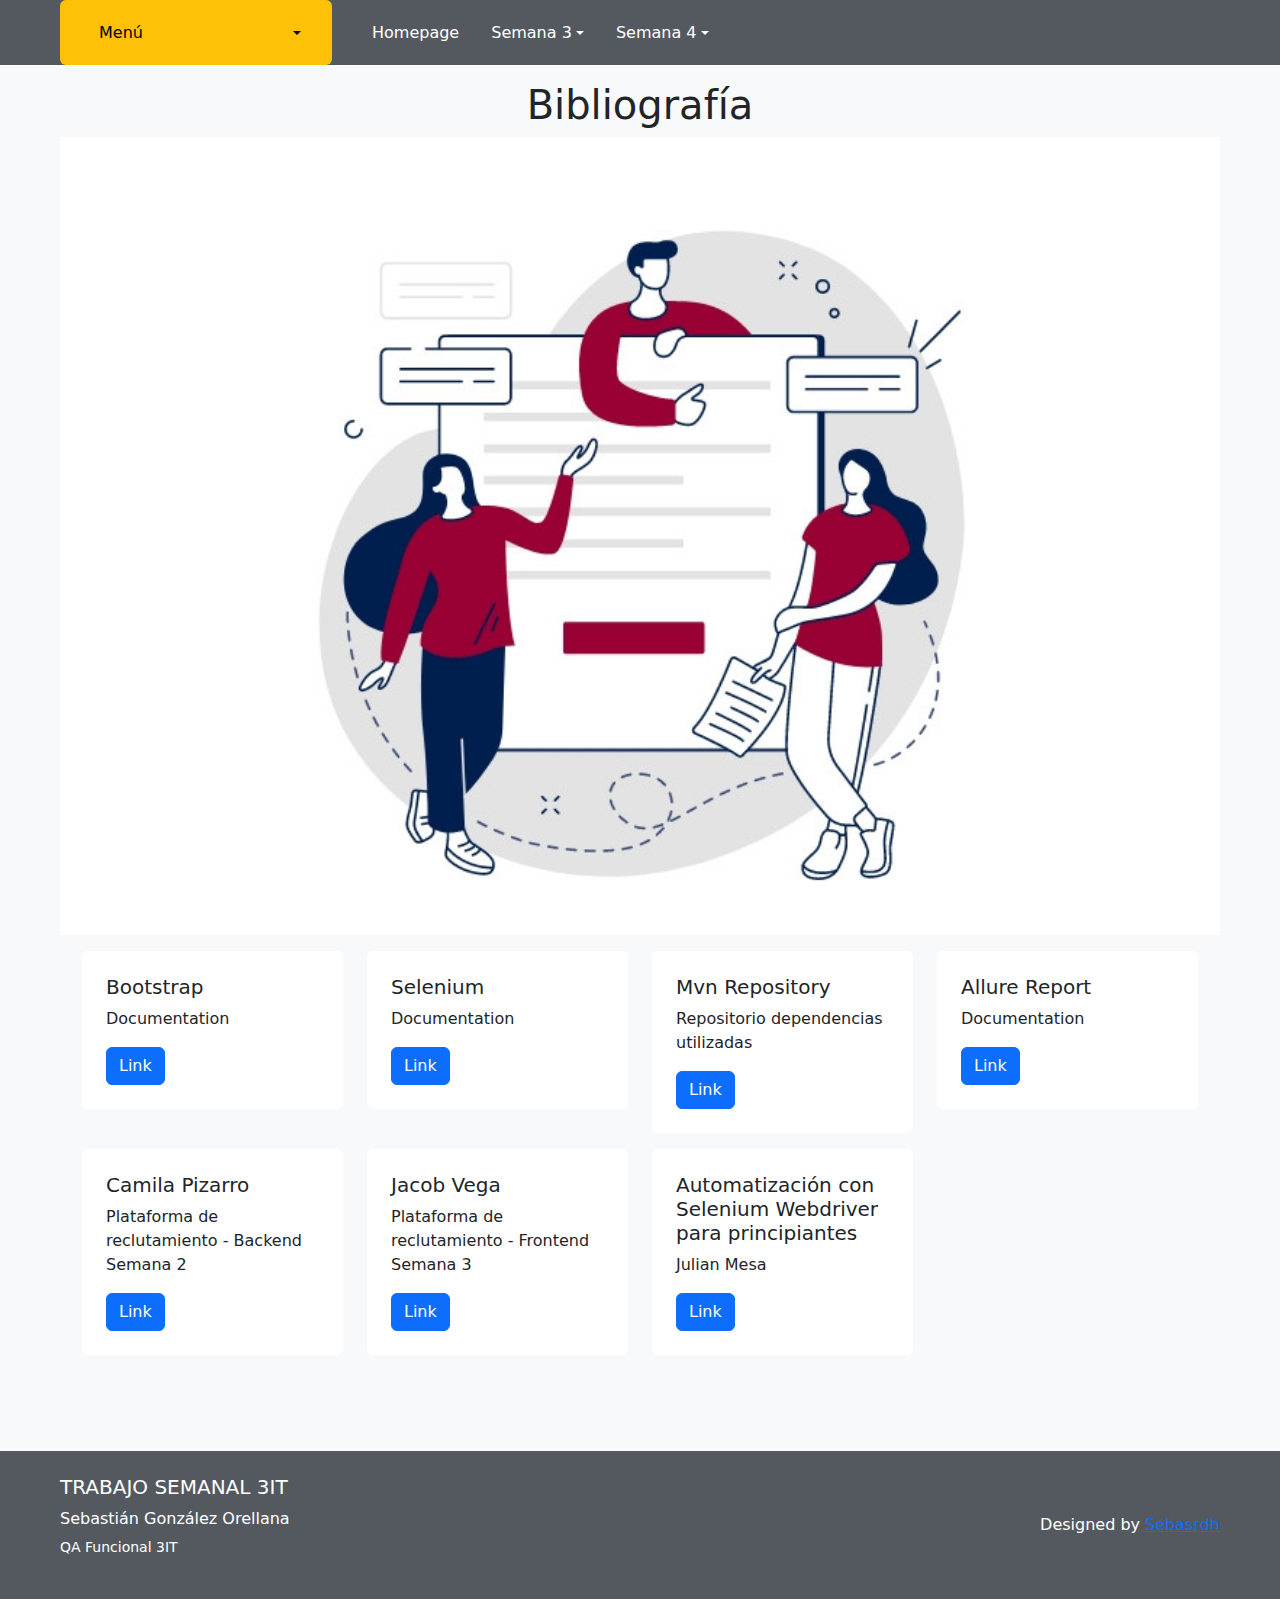
<file: Semana4/bibliography_S4.html>
<!DOCTYPE html>
<html lang="es">

<head>
    <meta charset="UTF-8">
    <meta name="viewport" content="width=device-width, initial-scale=1.0">
    <title>Bibliografía Semana 4</title>
    <!-- Bootstrap CSS -->
    <link rel="stylesheet" href="https://cdn.jsdelivr.net/npm/bootstrap@5.3.0/dist/css/bootstrap.min.css">
    <!-- Archivo de estilos -->
    <link rel="stylesheet" href="../style.css">
</head>

<body>

    <!-- Navbar Start -->
    <div class="container-fluid bg-dark mb-3">
        <div class="row px-xl-5">
            <!-- Botón Menú Vertical -->
            <div class="col-lg-3 d-none d-lg-block position-relative">
                <div class="dropdown">
                    <button
                        class="btn d-flex align-items-center justify-content-between bg-warning w-100 text-dark dropdown-toggle"
                        type="button" id="dropdownMenuButton1" data-bs-toggle="dropdown" aria-expanded="false"
                        style="height: 65px; padding: 0 30px;">
                        <h6 class="m-0"><i class="fa fa-bars me-2"></i>Menú</h6>
                        <i class="fa fa-angle-down"></i>
                    </button>
                    <ul class="dropdown-menu w-100" aria-labelledby="dropdownMenuButton1">
                        <li><a href="../index.html" class="dropdown-item text-dark">Homepage</a></li>
                        <li><a href="../Semana3/intro_S3.html" class="dropdown-item text-dark">Semana 3</a></li>
                        <li><a href="intro_S4.html" class="dropdown-item text-dark">Semana 4</a></li>
                    </ul>
                </div>
            </div>



            <!-- Navbar Horizontal -->
            <div class="col-lg-9">
                <nav class="navbar navbar-expand-lg bg-dark navbar-dark py-0 px-0">
                    <button type="button" class="navbar-toggler" data-bs-toggle="collapse"
                        data-bs-target="#navbarCollapse">
                        <span class="navbar-toggler-icon"></span>
                    </button>
                    <div class="collapse navbar-collapse justify-content-between align-items-center"
                        id="navbarCollapse">
                        <div class="navbar-nav align-items-center">
                            <!-- Enlace Homepage -->
                            <a href="../index.html" class="nav-item nav-link px-3">Homepage</a>

                            <!-- Menú desplegable Semana 3 -->
                            <div class="nav-item dropdown">
                                <a href="#" class="nav-link dropdown-toggle px-3" data-bs-toggle="dropdown">Semana 3</a>
                                <ul class="dropdown-menu">
                                    <li><a href="../Semana3/intro_S3.html" class="dropdown-item">Introducción</a></li>
                                    <li><a href="../Semana3/quest1_S3.html" class="dropdown-item">Question 1</a></li>
                                    <li><a href="../Semana3/quest2_S3.html" class="dropdown-item">Question 2</a></li>
                                    <li><a href="../Semana3/quest3_S3.html" class="dropdown-item">Question 3</a></li>
                                    <li><a href="../Semana3/quest4_S3.html" class="dropdown-item">Question 4</a></li>
                                    <li><a href="../Semana3/bibliography_S3.html" class="dropdown-item">Bibliografía</a>
                                    </li>
                                </ul>
                            </div>
                            <!-- Menú desplegable Semana 4 -->
                            <div class="nav-item dropdown">
                                <a href="#" class="nav-link dropdown-toggle px-3" data-bs-toggle="dropdown">Semana 4</a>
                                <ul class="dropdown-menu">
                                    <li><a href="intro_S4.html" class="dropdown-item">Introducción</a></li>
                                    <li><a href="quest1_S4.html" class="dropdown-item">Question 1</a></li>
                                    <li><a href="quest2_S4.html" class="dropdown-item">Question 2</a></li>
                                    <li><a href="bibliography_S4.html" class="dropdown-item">Bibliografía</a></li>
                                </ul>
                            </div>
                        </div>
                    </div>
                </nav>
            </div>

        </div>
    </div>
    <!-- Navbar End -->

    <div class="d-flex flex-column min-vh-100">
        <div class="flex-fill">
            <header class="banner text-center text-dark">
                <h1>Bibliografía</h1>
            </header>
            <section class="container-fluid pb-5">

                <article class="row px-xl-5">
                    <figure class="col-lg-12 mb-30">
                        <img class="w-100 h-100" src="../img/Bibliography.jpeg" alt="Image">
                    </figure>
                </article>

                <section class="container">
                    <div class="row">
                        <article class="col-lg-3 col-md-4 col-sm-6">
                            <div class="card">
                                <div class="card h-100 p-2">
                                    <div class="card-body">
                                        <h5 class="card-title">Bootstrap</h5>
                                        <p>Documentation</p>
                                        <a href="https://getbootstrap.com/docs/5.3/getting-started/introduction/"
                                            class="btn btn-primary" target="_blank" rel="noopener noreferrer">Link</a>
                                    </div>
                                </div>
                            </div>
                        </article>

                        <article class="col-lg-3 col-md-4 col-sm-6">
                            <div class="card">
                                <div class="card h-100 p-2">
                                    <div class="card-body">
                                        <h5 class="card-title">Selenium</h5>
                                        <p class="card-text">Documentation</p>
                                        <a href="https://www.selenium.dev/documentation/webdriver/"
                                            class="btn btn-primary" target="_blank" rel="noopener noreferrer">Link</a>
                                    </div>
                                </div>
                            </div>
                        </article>

                        <article class="col-lg-3 col-md-4 col-sm-6">
                            <div class="card">
                                <div class="card h-100 p-2">
                                    <div class="card-body">
                                        <h5 class="card-title">Mvn Repository</h5>
                                        <p class="card-text">Repositorio dependencias utilizadas</p>
                                        <a href="https://mvnrepository.com" class="btn btn-primary"
                                            target="_blank" rel="noopener noreferrer">Link</a>
                                    </div>
                                </div>
                            </div>
                        </article>

                        <article class="col-lg-3 col-md-4 col-sm-6">
                            <div class="card">
                                <div class="card h-100 p-2">
                                    <div class="card-body">
                                        <h5 class="card-title">Allure Report</h5>
                                        <p class="card-text">Documentation</p>
                                        <a href="https://allurereport.org/docs/"
                                            class="btn btn-primary" target="_blank" rel="noopener noreferrer">Link</a>
                                    </div>
                                </div>
                            </div>
                        </article>

                        <article class="col-lg-3 col-md-4 col-sm-6">
                            <div class="card" style="margin-top: 1rem;">
                                <div class="card h-100 p-2">
                                    <div class="card-body">
                                        <h5 class="card-title">Camila Pizarro</h5>
                                        <p class="card-text">Plataforma de reclutamiento - Backend Semana 2</p>
                                        <a href="https://github.com/cpizarroi/3it-recruitment-backend-nodejs/tree/main"
                                            class="btn btn-primary" target="_blank" rel="noopener noreferrer">Link</a>
                                    </div>
                                </div>
                            </div>
                        </article>

                        <article class="col-lg-3 col-md-4 col-sm-6">
                            <div class="card" style="margin-top: 1rem;">
                                <div class="card h-100 p-2">
                                    <div class="card-body">
                                        <h5 class="card-title">Jacob Vega</h5>
                                        <p class="card-text">Plataforma de reclutamiento - Frontend Semana 3</p>
                                        <a href="https://github.com/jacobvegatoro/3it-recruitment-frontend"
                                            class="btn btn-primary" target="_blank" rel="noopener noreferrer">Link</a>
                                    </div>
                                </div>
                            </div>
                        </article>

                        <article class="col-lg-3 col-md-4 col-sm-6">
                            <div class="card" style="margin-top: 1rem;">
                                <div class="card h-100 p-2">
                                    <div class="card-body">
                                        <h5 class="card-title">Automatización con Selenium Webdriver para principiantes</h5>
                                        <p class="card-text">Julian Mesa</p>
                                        <a href="https://3it.udemy.com/course/automatizacion-con-selenium-webdriver-para-principiantes/"
                                            class="btn btn-primary" target="_blank" rel="noopener noreferrer">Link</a>
                                    </div>
                                </div>
                            </div>
                        </article>

                    </div>
                </section>
            </section>

        </div>

        <!-- Footer Start -->
        <footer class="container-fluid bg-dark text-white mt-5 py-4">
            <div class="row px-xl-5">
                <!-- Información Inicial -->
                <div class="col-lg-6 col-md-12 mb-3">
                    <h5 class="text-uppercase text-white mb-2">Trabajo Semanal 3IT</h5>
                    <p class="mb-1">Sebastián González Orellana</p>
                    <small>QA Funcional 3IT</small>
                </div>

                <!-- Información del Diseñador -->
                <div class="col-lg-6 col-md-12 d-flex justify-content-lg-end justify-content-center align-items-center">
                    <p class="mb-0 text-white">
                        Designed by
                        <a class="text-primary" href="https://github.com/Sebasrdh">Sebasrdh</a>
                    </p>
                </div>
            </div>
        </footer>
        <!-- Footer End -->
    </div>

    <!-- Bootstrap JS y Popper -->
    <script src="https://cdn.jsdelivr.net/npm/@popperjs/core@2.11.6/dist/umd/popper.min.js"></script>
    <script src="https://cdn.jsdelivr.net/npm/bootstrap@5.3.0/dist/js/bootstrap.min.js"></script>


</body>

</html>
</file>
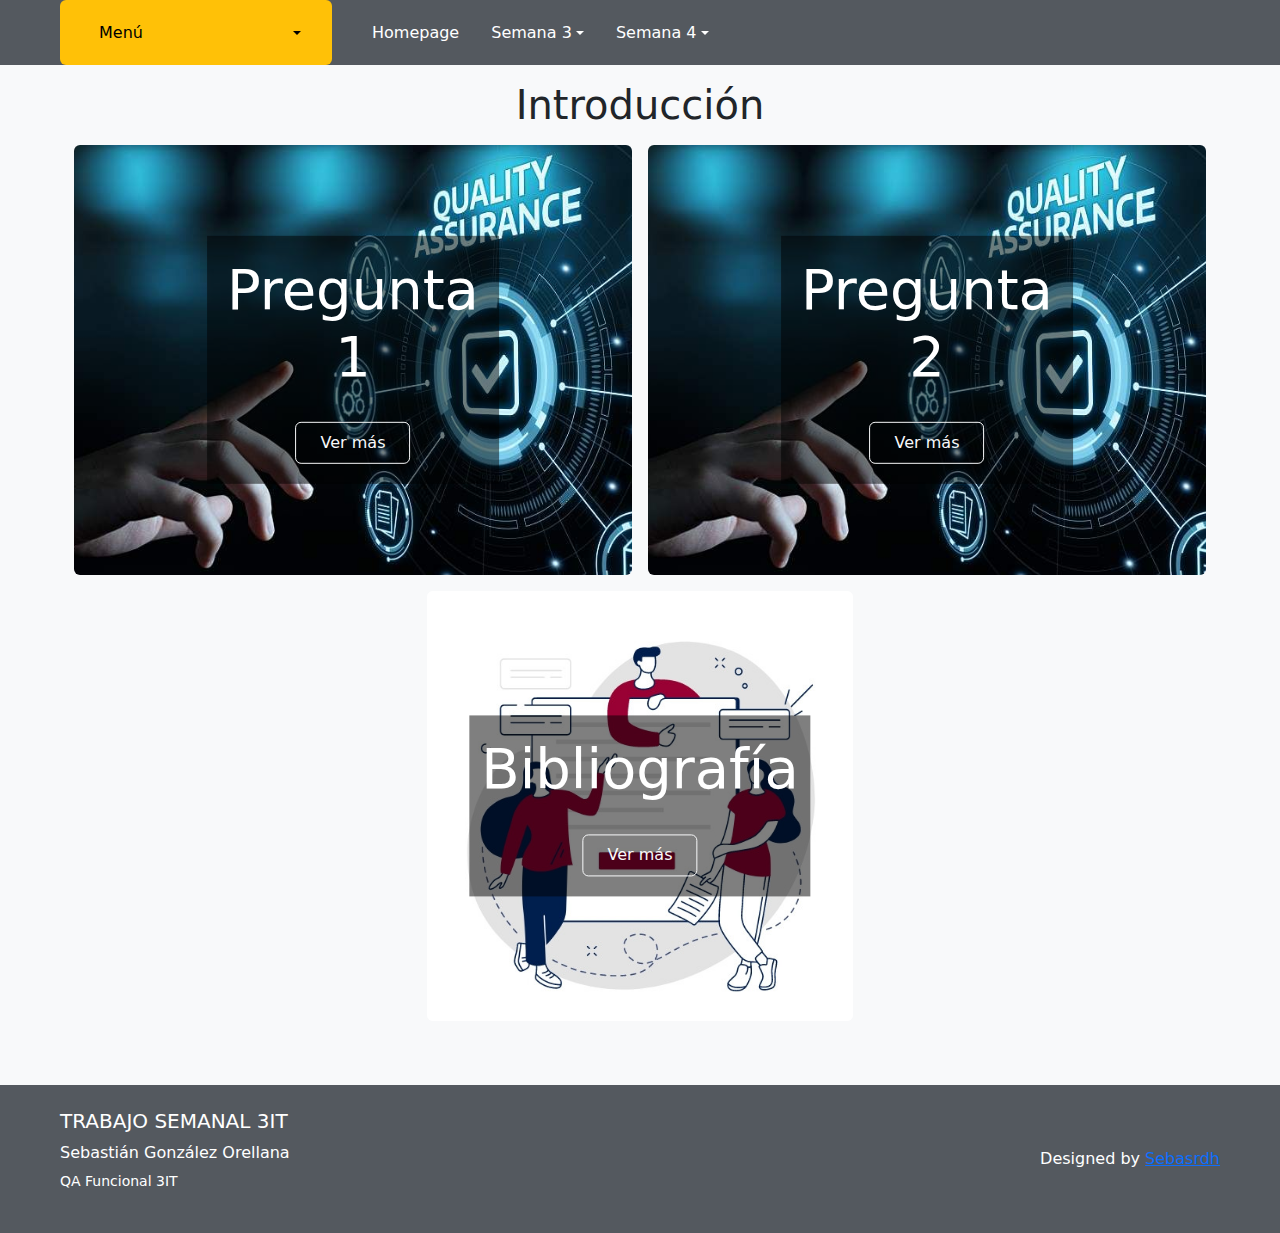
<file: Semana4/intro_S4.html>
<!DOCTYPE html>
<html lang="es">

<head>
    <meta charset="UTF-8">
    <meta name="viewport" content="width=device-width, initial-scale=1.0">
    <title>Introducción</title>
    <!-- Bootstrap CSS -->
    <link rel="stylesheet" href="https://cdn.jsdelivr.net/npm/bootstrap@5.3.0/dist/css/bootstrap.min.css">
    <!-- Archivo de estilos -->
    <link rel="stylesheet" href="../style.css">
</head>

<body>

    <!-- Navbar Start -->
    <div class="container-fluid bg-dark mb-3">
        <div class="row px-xl-5">
            <!-- Botón Menú Vertical -->
            <div class="col-lg-3 d-none d-lg-block position-relative">
                <div class="dropdown">
                    <button
                        class="btn d-flex align-items-center justify-content-between bg-warning w-100 text-dark dropdown-toggle"
                        type="button" id="dropdownMenuButton1" data-bs-toggle="dropdown" aria-expanded="false"
                        style="height: 65px; padding: 0 30px;">
                        <h6 class="m-0"><i class="fa fa-bars me-2"></i>Menú</h6>
                        <i class="fa fa-angle-down"></i>
                    </button>
                    <ul class="dropdown-menu w-100" aria-labelledby="dropdownMenuButton1">
                        <li><a href="../index.html" class="dropdown-item text-dark">Homepage</a></li>
                        <li><a href="../Semana3/intro_S3.html" class="dropdown-item text-dark">Semana 3</a></li>
                        <li><a href="intro_S4.html" class="dropdown-item text-dark">Semana 4</a></li>
                    </ul>
                </div>
            </div>



            <!-- Navbar Horizontal -->
            <div class="col-lg-9">
                <nav class="navbar navbar-expand-lg bg-dark navbar-dark py-0 px-0">
                    <button type="button" class="navbar-toggler" data-bs-toggle="collapse"
                        data-bs-target="#navbarCollapse">
                        <span class="navbar-toggler-icon"></span>
                    </button>
                    <div class="collapse navbar-collapse justify-content-between align-items-center"
                        id="navbarCollapse">
                        <div class="navbar-nav align-items-center">
                            <!-- Enlace Homepage -->
                            <a href="../index.html" class="nav-item nav-link px-3">Homepage</a>

                            <!-- Menú desplegable Semana 3 -->
                            <div class="nav-item dropdown">
                                <a href="#" class="nav-link dropdown-toggle px-3" data-bs-toggle="dropdown">Semana 3</a>
                                <ul class="dropdown-menu">
                                    <li><a href="../Semana3/intro_S3.html" class="dropdown-item">Introducción</a></li>
                                    <li><a href="../Semana3/quest1_S3.html" class="dropdown-item">Question 1</a></li>
                                    <li><a href="../Semana3/quest2_S3.html" class="dropdown-item">Question 2</a></li>
                                    <li><a href="../Semana3/quest3_S3.html" class="dropdown-item">Question 3</a></li>
                                    <li><a href="../Semana3/quest4_S3.html" class="dropdown-item">Question 4</a></li>
                                    <li><a href="../Semana3/bibliography_S3.html" class="dropdown-item">Bibliografía</a>
                                    </li>
                                </ul>
                            </div>
                            <!-- Menú desplegable Semana 4 -->
                            <div class="nav-item dropdown">
                                <a href="#" class="nav-link dropdown-toggle px-3" data-bs-toggle="dropdown">Semana 4</a>
                                <ul class="dropdown-menu">
                                    <li><a href="intro_S4.html" class="dropdown-item">Introducción</a></li>
                                    <li><a href="quest1_S4.html" class="dropdown-item">Question 1</a></li>
                                    <li><a href="quest2_S4.html" class="dropdown-item">Question 2</a></li>
                                    <li><a href="bibliography_S4.html" class="dropdown-item">Bibliografía</a></li>
                                </ul>
                            </div>
                        </div>
                    </div>
                </nav>
            </div>

        </div>
    </div>
    <!-- Navbar End -->

    <div class="d-flex flex-column min-vh-100">
        <div class="flex-fill">
            <header class="banner text-center text-dark">
                <h1>Introducción</h1>
            </header>


            <section class="container d-flex justify-content-center align-items-center gap-3 mt-3">
                <!-- Card Pregunta 1 -->
                <article class="col-6">
                    <figure class="card position-relative text-center" style="height: 430px; overflow: hidden;">
                        <img class="position-absolute top-50 start-50 translate-middle w-100 h-100"
                            src="../img/QA_question1.jpg" alt="Imagen pregunta 1" style="object-fit: cover;">
                        <figcaption
                            class="d-flex flex-column align-items-center justify-content-center position-absolute top-50 start-50 translate-middle"
                            style="padding: 20px; max-width: 80%; background-color: rgba(0, 0, 0, 0.5);">
                            <h1 class="display-4 text-white mb-3 animate__animated animate__fadeInDown">Pregunta 1</h1>
                            <a class="btn btn-outline-light py-2 px-4 mt-3 animate__animated animate__fadeInUp"
                                href="quest1_S4.html">Ver más</a>
                        </figcaption>
                    </figure>
                </article>

                <!-- Card Pregunta 2 -->
                <article class="col-6">
                    <figure class="card position-relative text-center" style="height: 430px; overflow: hidden;">
                        <img class="position-absolute top-50 start-50 translate-middle w-100 h-100"
                            src="../img/QA_question1.jpg" alt="Imagen pregunta 2" style="object-fit: cover;">
                        <figcaption
                            class="d-flex flex-column align-items-center justify-content-center position-absolute top-50 start-50 translate-middle"
                            style="padding: 20px; max-width: 80%; background-color: rgba(0, 0, 0, 0.5);">
                            <h1 class="display-4 text-white mb-3 animate__animated animate__fadeInDown">Pregunta 2</h1>
                            <a class="btn btn-outline-light py-2 px-4 mt-3 animate__animated animate__fadeInUp"
                                href="quest2_S4.html">Ver más</a>
                        </figcaption>
                    </figure>
                </article>
            </section>

            <!-- Card Bibliografía-->
            <article class="col-4 mx-auto">
                <figure class="card position-relative text-center" style="height: 430px; overflow: hidden;">
                    <img class="position-absolute top-50 start-50 translate-middle w-100 h-100"
                        src="../img/Bibliography.jpeg" alt="Imagen Bibliografía" style="object-fit: cover;">
                    <figcaption
                        class="d-flex flex-column align-items-center justify-content-center position-absolute top-50 start-50 translate-middle"
                        style="padding: 20px; max-width: 80%; background-color: rgba(0, 0, 0, 0.5);">
                        <h1 class="display-4 text-white mb-3 animate__animated animate__fadeInDown">Bibliografía</h1>
                        <a class="btn btn-outline-light py-2 px-4 mt-3 animate__animated animate__fadeInUp"
                            href="bibliography_S4.html">Ver más</a>
                    </figcaption>
                </figure>
            </article>

            </section>

        </div>

        <!-- Footer Start -->
        <footer class="container-fluid bg-dark text-white mt-5 py-4">
            <div class="row px-xl-5">
                <!-- Información Inicial -->
                <div class="col-lg-6 col-md-12 mb-3">
                    <h5 class="text-uppercase text-white mb-2">Trabajo Semanal 3IT</h5>
                    <p class="mb-1">Sebastián González Orellana</p>
                    <small>QA Funcional 3IT</small>
                </div>

                <!-- Información del Diseñador -->
                <div class="col-lg-6 col-md-12 d-flex justify-content-lg-end justify-content-center align-items-center">
                    <p class="mb-0 text-white">
                        Designed by
                        <a class="text-primary" href="https://github.com/Sebasrdh">Sebasrdh</a>
                    </p>
                </div>
            </div>
        </footer>
        <!-- Footer End -->
    </div>

    <!-- Bootstrap JS y Popper -->
    <script src="https://cdn.jsdelivr.net/npm/@popperjs/core@2.11.6/dist/umd/popper.min.js"></script>
    <script src="https://cdn.jsdelivr.net/npm/bootstrap@5.3.0/dist/js/bootstrap.min.js"></script>


</body>

</html>
</file>
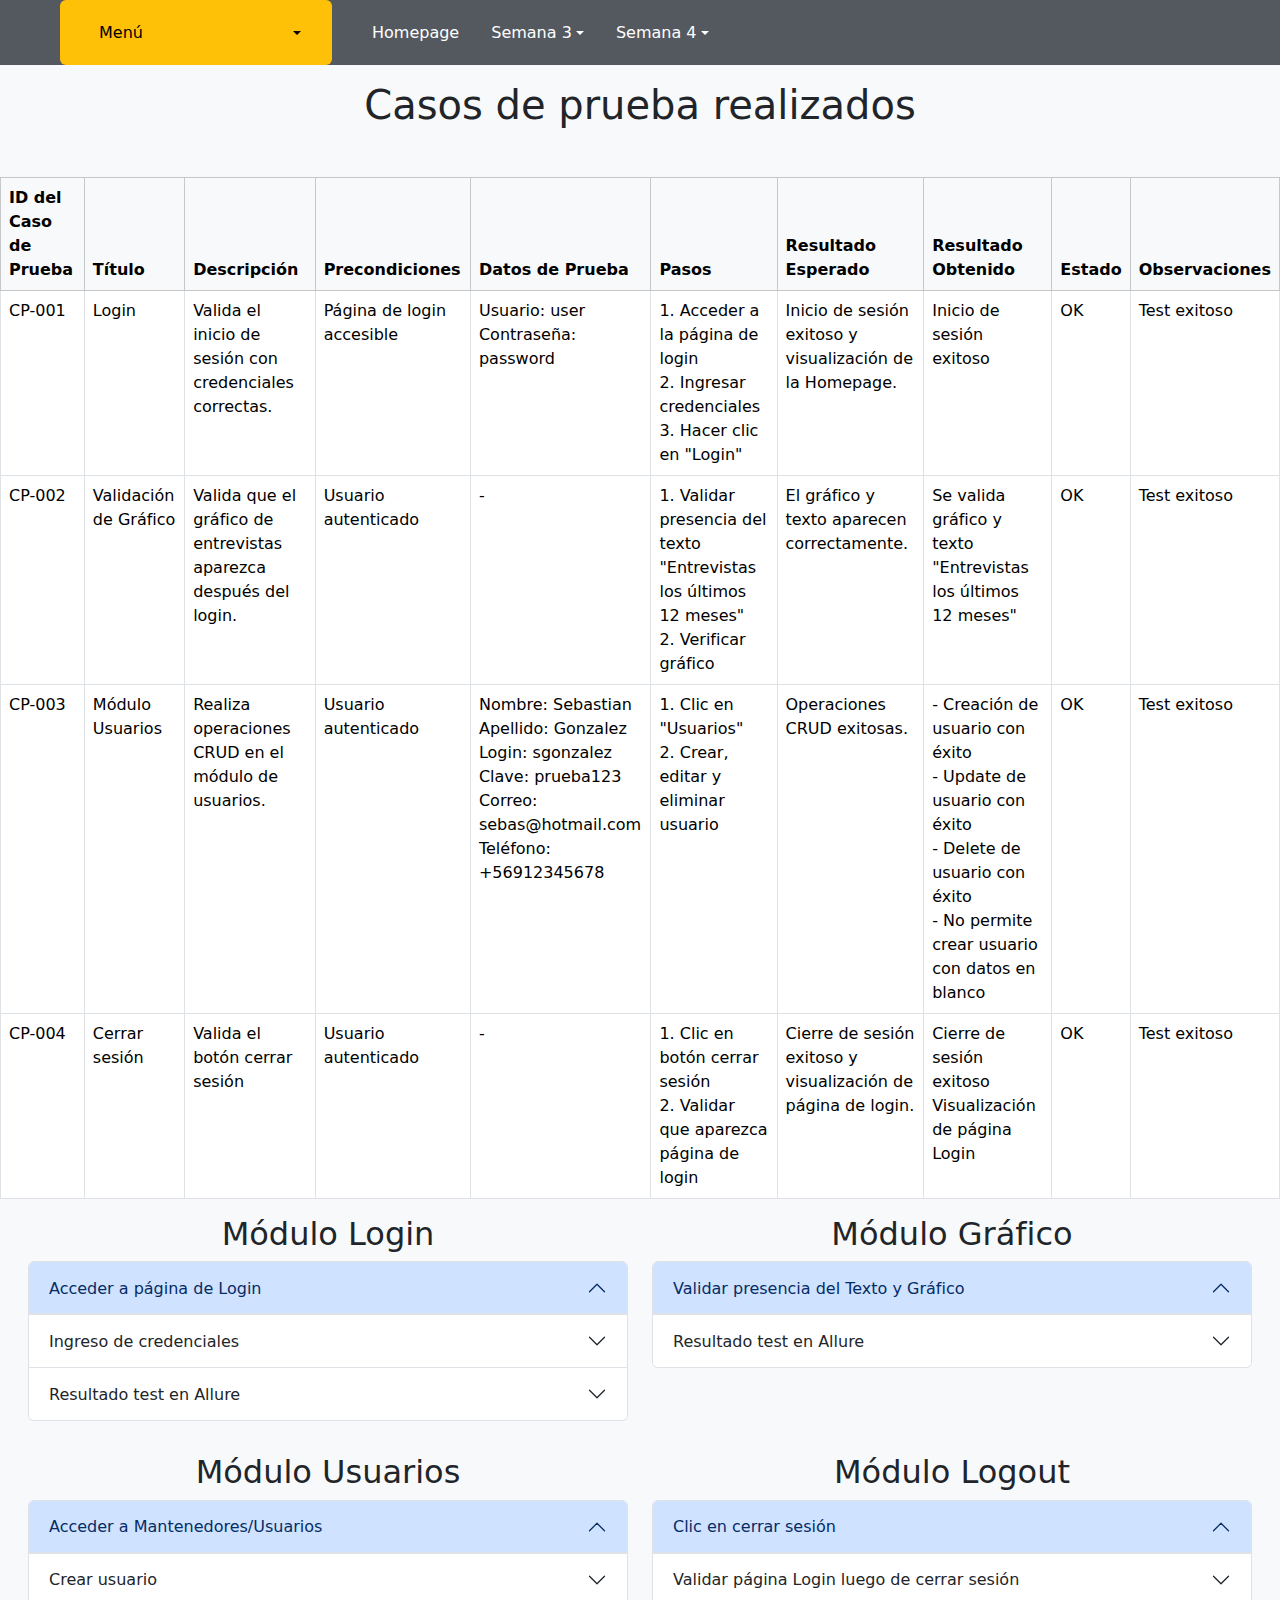
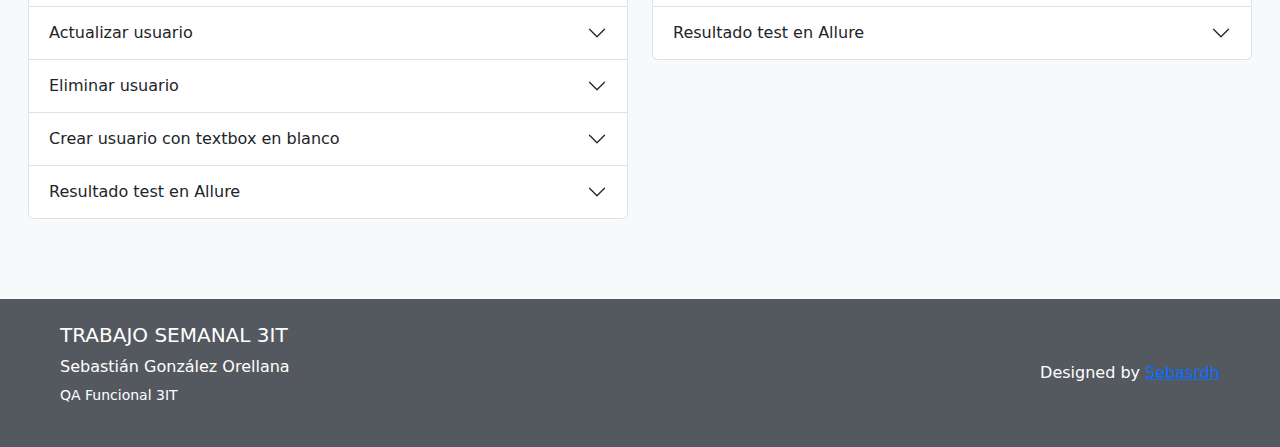
<file: Semana4/quest1_S4.html>
<!DOCTYPE html>
<html lang="es">

<head>
    <meta charset="UTF-8">
    <meta name="viewport" content="width=device-width, initial-scale=1.0">
    <title>Pregunta 1</title>
    <!-- Bootstrap CSS -->
    <link rel="stylesheet" href="https://cdn.jsdelivr.net/npm/bootstrap@5.3.0/dist/css/bootstrap.min.css">
    <!-- Archivo de estilos -->
    <link rel="stylesheet" href="../style.css">
</head>

<body>

    <!-- Navbar Start -->
    <div class="container-fluid bg-dark mb-3">
        <div class="row px-xl-5">
            <!-- Botón Menú Vertical -->
            <div class="col-lg-3 d-none d-lg-block position-relative">
                <div class="dropdown">
                    <button
                        class="btn d-flex align-items-center justify-content-between bg-warning w-100 text-dark dropdown-toggle"
                        type="button" id="dropdownMenuButton1" data-bs-toggle="dropdown" aria-expanded="false"
                        style="height: 65px; padding: 0 30px;">
                        <h6 class="m-0"><i class="fa fa-bars me-2"></i>Menú</h6>
                        <i class="fa fa-angle-down"></i>
                    </button>
                    <ul class="dropdown-menu w-100" aria-labelledby="dropdownMenuButton1">
                        <li><a href="../index.html" class="dropdown-item text-dark">Homepage</a></li>
                        <li><a href="../Semana3/intro_S3.html" class="dropdown-item text-dark">Semana 3</a></li>
                        <li><a href="intro_S4.html" class="dropdown-item text-dark">Semana 4</a></li>
                    </ul>
                </div>
            </div>



            <!-- Navbar Horizontal -->
            <div class="col-lg-9">
                <nav class="navbar navbar-expand-lg bg-dark navbar-dark py-0 px-0">
                    <button type="button" class="navbar-toggler" data-bs-toggle="collapse"
                        data-bs-target="#navbarCollapse">
                        <span class="navbar-toggler-icon"></span>
                    </button>
                    <div class="collapse navbar-collapse justify-content-between align-items-center"
                        id="navbarCollapse">
                        <div class="navbar-nav align-items-center">
                            <!-- Enlace Homepage -->
                            <a href="../index.html" class="nav-item nav-link px-3">Homepage</a>

                            <!-- Menú desplegable Semana 3 -->
                            <div class="nav-item dropdown">
                                <a href="#" class="nav-link dropdown-toggle px-3" data-bs-toggle="dropdown">Semana 3</a>
                                <ul class="dropdown-menu">
                                    <li><a href="../Semana3/intro_S3.html" class="dropdown-item">Introducción</a></li>
                                    <li><a href="../Semana3/quest1_S3.html" class="dropdown-item">Question 1</a></li>
                                    <li><a href="../Semana3/quest2_S3.html" class="dropdown-item">Question 2</a></li>
                                    <li><a href="../Semana3/quest3_S3.html" class="dropdown-item">Question 3</a></li>
                                    <li><a href="../Semana3/quest4_S3.html" class="dropdown-item">Question 4</a></li>
                                    <li><a href="../Semana3/bibliography_S3.html" class="dropdown-item">Bibliografía</a>
                                    </li>
                                </ul>
                            </div>
                            <!-- Menú desplegable Semana 4 -->
                            <div class="nav-item dropdown">
                                <a href="#" class="nav-link dropdown-toggle px-3" data-bs-toggle="dropdown">Semana 4</a>
                                <ul class="dropdown-menu">
                                    <li><a href="intro_S4.html" class="dropdown-item">Introducción</a></li>
                                    <li><a href="quest1_S4.html" class="dropdown-item">Question 1</a></li>
                                    <li><a href="quest2_S4.html" class="dropdown-item">Question 2</a></li>
                                    <li><a href="bibliography_S4.html" class="dropdown-item">Bibliografía</a></li>
                                </ul>
                            </div>
                        </div>
                    </div>
                </nav>
            </div>

        </div>
    </div>
    <!-- Navbar End -->

    <!-- Tabla Casos de prueba realizados-->
    <div class="d-flex flex-column min-vh-100">
        <div class="flex-fill">
            <header class="banner text-center text-dark">
                <h1 style="margin-bottom: 3rem;">Casos de prueba realizados</h1>
            </header>
            <table class="table table-bordered mt-4">
                <thead class="table-light">
                    <tr>
                        <th>ID del Caso de Prueba</th>
                        <th>Título</th>
                        <th>Descripción</th>
                        <th>Precondiciones</th>
                        <th>Datos de Prueba</th>
                        <th>Pasos</th>
                        <th>Resultado Esperado</th>
                        <th>Resultado Obtenido</th>
                        <th>Estado</th>
                        <th>Observaciones</th>
                    </tr>
                </thead>
                <tbody>
                    <tr>
                        <td>CP-001</td>
                        <td>Login</td>
                        <td>Valida el inicio de sesión con credenciales correctas.</td>
                        <td>Página de login accesible</td>
                        <td>Usuario: user<br>Contraseña: password</td>
                        <td>
                            1. Acceder a la página de login<br>
                            2. Ingresar credenciales<br>
                            3. Hacer clic en "Login"
                        </td>
                        <td>Inicio de sesión exitoso y visualización de la Homepage.</td>
                        <td>Inicio de sesión exitoso</td>
                        <td>OK</td>
                        <td>Test exitoso</td>
                    </tr>
                    <tr>
                        <td>CP-002</td>
                        <td>Validación de Gráfico</td>
                        <td>Valida que el gráfico de entrevistas aparezca después del login.</td>
                        <td>Usuario autenticado</td>
                        <td>-</td>
                        <td>
                            1. Validar presencia del texto "Entrevistas los últimos 12 meses"<br>
                            2. Verificar gráfico
                        </td>
                        <td>El gráfico y texto aparecen correctamente.</td>
                        <td>Se valida gráfico y texto "Entrevistas los últimos 12 meses"</td>
                        <td>OK</td>
                        <td>Test exitoso</td>
                    </tr>
                    <tr>
                        <td>CP-003</td>
                        <td>Módulo Usuarios</td>
                        <td>Realiza operaciones CRUD en el módulo de usuarios.</td>
                        <td>Usuario autenticado</td>
                        <td>
                            Nombre: Sebastian<br>
                            Apellido: Gonzalez<br>
                            Login: sgonzalez<br>
                            Clave: prueba123<br>
                            Correo: sebas@hotmail.com<br>
                            Teléfono: +56912345678
                        </td>
                        <td>
                            1. Clic en "Usuarios"<br>
                            2. Crear, editar y eliminar usuario
                        </td>
                        <td>Operaciones CRUD exitosas.</td>
                        <td>
                            - Creación de usuario con éxito<br>
                            - Update de usuario con éxito<br>
                            - Delete de usuario con éxito<br>
                            - No permite crear usuario con datos en blanco
                        </td>
                        <td>OK</td>
                        <td>Test exitoso</td>
                    </tr>
                    <tr>
                        <td>CP-004</td>
                        <td>Cerrar sesión</td>
                        <td>Valida el botón cerrar sesión</td>
                        <td>Usuario autenticado</td>
                        <td>-</td>
                        <td>
                            1. Clic en botón cerrar sesión<br>
                            2. Validar que aparezca página de login
                        </td>
                        <td>Cierre de sesión exitoso y visualización de página de login.</td>
                        <td>
                            Cierre de sesión exitoso<br>
                            Visualización de página Login
                        </td>
                        <td>OK</td>
                        <td>Test exitoso</td>
                    </tr>
                </tbody>
            </table>
        </div>

        <section class="row" style="justify-content: space-between; margin-left: 1rem; margin-right: 1rem;">
            <!-- Accordion Módulo Login -->
            <article class="col-lg-6" style="margin-bottom: 2rem;">
                <h2 class="text-center">Módulo Login</h2>
                <div class="accordion" id="accordionLogin">
                    <div class="accordion-item">
                        <h2 class="accordion-header">
                            <button class="accordion-button" type="button" data-bs-toggle="collapse"
                                data-bs-target="#collapseLog1" aria-expanded="true" aria-controls="collapseLog1">
                                Acceder a página de Login </button>
                        </h2>
                        <div id="collapseLog1" class="accordion-collapse collapse" data-bs-parent="#accordionLogin">
                            <div class="accordion-body">
                                <p>Se accede a la página de login a traves de
                                    <strong>http://localhost:4200/#/auth/login</strong>
                                </p>
                                <img src="../pruebas_s4/Login/loginpage.png" alt="Acceso a loginpage"
                                    class="img-fluid mb-3">
                            </div>
                        </div>
                    </div>
                    <div class="accordion-item">
                        <h2 class="accordion-header">
                            <button class="accordion-button collapsed" type="button" data-bs-toggle="collapse"
                                data-bs-target="#collapseLog2" aria-expanded="false" aria-controls="collapseLog2">
                                Ingreso de credenciales
                            </button>
                        </h2>
                        <div id="collapseLog2" class="accordion-collapse collapse" data-bs-parent="#accordionLogin">
                            <div class="accordion-body">
                                <p>Se ingresan las credenciales <strong>User / Password</strong> y se realiza clic en
                                    <strong>Iniciar sesión</strong>
                                </p>
                                <img src="../pruebas_s4/Login/Login_data.png" alt="Ingreso de credenciales"
                                    class="img-fluid mb-3">
                            </div>
                        </div>
                    </div>
                    <div class="accordion-item">
                        <h2 class="accordion-header">
                            <button class="accordion-button collapsed" type="button" data-bs-toggle="collapse"
                                data-bs-target="#collapseLog3" aria-expanded="false" aria-controls="collapseLog3">
                                Resultado test en Allure
                            </button>
                        </h2>
                        <div id="collapseLog3" class="accordion-collapse collapse" data-bs-parent="#accordionLogin">
                            <div class="accordion-body">
                                <p>Test se realiza con éxito</p>
                                <img src="../pruebas_s4/Login/Login_allure.png" alt="Validación test en allure"
                                    class="img-fluid mb-3">
                            </div>
                        </div>
                    </div>
                </div>
            </article>

            <!-- Accordion Módulo Gráfico -->
            <article class="col-lg-6" style="margin-bottom: 2rem;">
                <h2 class="text-center">Módulo Gráfico</h2>
                <div class="accordion" id="accordionGraphic">
                    <div class="accordion-item">
                        <h2 class="accordion-header">
                            <button class="accordion-button" type="button" data-bs-toggle="collapse"
                                data-bs-target="#collapseGra1" aria-expanded="true" aria-controls="collapseGra1">
                                Validar presencia del Texto y Gráfico
                            </button>
                        </h2>
                        <div id="collapseGra1" class="accordion-collapse collapse" data-bs-parent="#accordionGraphic">
                            <div class="accordion-body">
                                <p>Se valida la presencia del gráfico y texto <strong>Entrevistas los últimos 12
                                        meses</strong></p>
                                <img src="../pruebas_s4/Graphic/Grafico_texto.png" alt="Validación gráfico"
                                    class="img-fluid mb-3">
                            </div>
                        </div>
                    </div>
                    <div class="accordion-item">
                        <h2 class="accordion-header">
                            <button class="accordion-button collapsed" type="button" data-bs-toggle="collapse"
                                data-bs-target="#collapseGra2" aria-expanded="false" aria-controls="collapseGra2">
                                Resultado test en Allure
                            </button>
                        </h2>
                        <div id="collapseGra2" class="accordion-collapse collapse" data-bs-parent="#accordionGraphic">
                            <div class="accordion-body">
                                <p>Test se realiza con éxito</p>
                                <img src="../pruebas_s4/Graphic/Grafico_allure.png" alt="Validación test gráfico"
                                    class="img-fluid mb-3">
                            </div>
                        </div>
                    </div>
                </div>
            </article>

            <!-- Accordion Módulo Usuarios -->
            <article class="col-lg-6" style="margin-bottom: 2rem;">
                <h2 class="text-center">Módulo Usuarios</h2>
                <div class="accordion" id="accordionUsers">
                    <div class="accordion-item">
                        <h2 class="accordion-header">
                            <button class="accordion-button" type="button" data-bs-toggle="collapse"
                                data-bs-target="#collapseUse1" aria-expanded="true" aria-controls="collapseUse1">
                                Acceder a Mantenedores/Usuarios
                            </button>
                        </h2>
                        <div id="collapseUse1" class="accordion-collapse collapse" data-bs-parent="#accordionUsers">
                            <div class="accordion-body">
                                <p>Se ingresa en el dropdown Mantenedores y se accede a Usuarios</p>
                                <img src="../pruebas_s4/Userpage/userpage.png" alt="Acceso a usuarios"
                                    class="img-fluid mb-3">
                            </div>
                        </div>
                    </div>
                    <div class="accordion-item">
                        <h2 class="accordion-header">
                            <button class="accordion-button collapsed" type="button" data-bs-toggle="collapse"
                                data-bs-target="#collapseUse2" aria-expanded="false" aria-controls="collapseUse2">
                                Crear usuario
                            </button>
                        </h2>
                        <div id="collapseUse2" class="accordion-collapse collapse" data-bs-parent="#accordionUsers">
                            <div class="accordion-body">
                                <p>Se realiza la creación de usuario con los datos preconfigurados en el Framework
                                    Selenium</p>
                                <img src="../pruebas_s4/Userpage/Creacion_usuario.png" alt="Crear usuario"
                                    class="img-fluid mb-3">
                                <hr>
                                <p>Se confirma mensaje del sistema indicando creación exitosa</p>
                                <img src="../pruebas_s4/Userpage/usuario_creado.png" alt="usuario creado"
                                    class="img-fluid mb-3">
                            </div>
                        </div>
                    </div>
                    <div class="accordion-item">
                        <h2 class="accordion-header">
                            <button class="accordion-button collapsed" type="button" data-bs-toggle="collapse"
                                data-bs-target="#collapseUse3" aria-expanded="false" aria-controls="collapseUse3">
                                Actualizar usuario
                            </button>
                        </h2>
                        <div id="collapseUse3" class="accordion-collapse collapse" data-bs-parent="#accordionUsers">
                            <div class="accordion-body">
                                <p>Se realiza la actualización del teléfono del usuario con los datos preconfigurados en
                                    el Framework Selenium</p>
                                <img src="../pruebas_s4/Userpage/update_usuario.png" alt="Update usuario"
                                    class="img-fluid mb-3">
                            </div>
                        </div>
                    </div>
                    <div class="accordion-item">
                        <h2 class="accordion-header">
                            <button class="accordion-button collapsed" type="button" data-bs-toggle="collapse"
                                data-bs-target="#collapseUse4" aria-expanded="false" aria-controls="collapseUse4">
                                Eliminar usuario
                            </button>
                        </h2>
                        <div id="collapseUse4" class="accordion-collapse collapse" data-bs-parent="#accordionUsers">
                            <div class="accordion-body">
                                <p>Se elimina el usuario creado</p>
                                <img src="../pruebas_s4/Userpage/delete_usuario.png" alt="Delete usuario"
                                    class="img-fluid mb-3">
                                <hr>
                                <p>Se confirma mensaje del sistema indicando eliminación exitosa</p>
                                <img src="../pruebas_s4/Userpage/usuario_eliminado.png" alt="Delete usuario"
                                    class="img-fluid mb-3">

                            </div>
                        </div>
                    </div>
                    <div class="accordion-item">
                        <h2 class="accordion-header">
                            <button class="accordion-button collapsed" type="button" data-bs-toggle="collapse"
                                data-bs-target="#collapseUse5" aria-expanded="false" aria-controls="collapseUse5">
                                Crear usuario con textbox en blanco
                            </button>
                        </h2>
                        <div id="collapseUse5" class="accordion-collapse collapse" data-bs-parent="#accordionUsers">
                            <div class="accordion-body">
                                <p>Se intenta crear usuarios con dato en blanco y el sistema indica que no es posible
                                </p>
                                <img src="../pruebas_s4/Userpage/createuser_nodata.png" alt="create usuario no data"
                                    class="img-fluid mb-3">
                            </div>
                        </div>
                    </div>
                    <div class="accordion-item">
                        <h2 class="accordion-header">
                            <button class="accordion-button collapsed" type="button" data-bs-toggle="collapse"
                                data-bs-target="#collapseUse6" aria-expanded="false" aria-controls="collapseUse6">
                                Resultado test en Allure
                            </button>
                        </h2>
                        <div id="collapseUse6" class="accordion-collapse collapse" data-bs-parent="#accordionLogin">
                            <div class="accordion-body">
                                <p>Test se realiza con éxito</p>
                                <img src="../pruebas_s4/Userpage/Usertest_allure.png" alt="user test allure"
                                    class="img-fluid mb-3">
                            </div>
                        </div>
                    </div>
                </div>
            </article>

            <!-- Accordion Módulo Logout -->
            <article class="col-lg-6" style="margin-bottom: 2rem;">
                <h2 class="text-center">Módulo Logout</h2>
                <div class="accordion" id="accordionLogout">
                    <div class="accordion-item">
                        <h2 class="accordion-header">
                            <button class="accordion-button" type="button" data-bs-toggle="collapse"
                                data-bs-target="#collapseLogOne" aria-expanded="true" aria-controls="collapseLogOne">
                                Clic en cerrar sesión
                            </button>
                        </h2>
                        <div id="collapseLogOne" class="accordion-collapse collapse" data-bs-parent="#accordionLogout">
                            <div class="accordion-body">
                                <p>Se ubica el botón <strong>Cerrar sesión</strong> en el navbar y se realiza clic en
                                    este.</p>
                                <img src="../pruebas_s4/LogOut/logout_button.png" alt="Logout button"
                                    class="img-fluid mb-3">
                            </div>
                        </div>
                    </div>
                    <div class="accordion-item">
                        <h2 class="accordion-header">
                            <button class="accordion-button collapsed" type="button" data-bs-toggle="collapse"
                                data-bs-target="#collapseLogTwo" aria-expanded="false" aria-controls="collapseLogTwo">
                                Validar página Login luego de cerrar sesión
                            </button>
                        </h2>
                        <div id="collapseLogTwo" class="accordion-collapse collapse" data-bs-parent="#accordionLogout">
                            <div class="accordion-body">
                                <p>Se valida redireccionamiento a página Login.</p>
                                <img src="../pruebas_s4/Login/loginpage.png" alt="loginpage after logout"
                                    class="img-fluid mb-3">
                            </div>
                        </div>
                    </div>
                    <div class="accordion-item">
                        <h2 class="accordion-header">
                            <button class="accordion-button collapsed" type="button" data-bs-toggle="collapse"
                                data-bs-target="#collapseLogThree" aria-expanded="false"
                                aria-controls="collapseLogThree">
                                Resultado test en Allure
                            </button>
                        </h2>
                        <div id="collapseLogThree" class="accordion-collapse collapse" data-bs-parent="#accordionLogin">
                            <div class="accordion-body">
                                <p>Test se realiza con éxito</p>
                                <img src="../pruebas_s4/LogOut/Logout_allure.png" alt="logout allure"
                                    class="img-fluid mb-3">
                            </div>
                        </div>
                    </div>
                </div>
            </article>

        </section>


        <!-- Footer Start -->
        <footer class="container-fluid bg-dark text-white mt-5 py-4">
            <div class="row px-xl-5">
                <!-- Información Inicial -->
                <div class="col-lg-6 col-md-12 mb-3">
                    <h5 class="text-uppercase text-white mb-2">Trabajo Semanal 3IT</h5>
                    <p class="mb-1">Sebastián González Orellana</p>
                    <small>QA Funcional 3IT</small>
                </div>

                <!-- Información del Diseñador -->
                <div class="col-lg-6 col-md-12 d-flex justify-content-lg-end justify-content-center align-items-center">
                    <p class="mb-0 text-white">
                        Designed by
                        <a class="text-primary" href="https://github.com/Sebasrdh">Sebasrdh</a>
                    </p>
                </div>
            </div>
        </footer>
        <!-- Footer End -->
    </div>

    <!-- Bootstrap JS y Popper -->
    <script src="https://cdn.jsdelivr.net/npm/@popperjs/core@2.11.6/dist/umd/popper.min.js"></script>
    <script src="https://cdn.jsdelivr.net/npm/bootstrap@5.3.0/dist/js/bootstrap.min.js"></script>


</body>

</html>
</file>
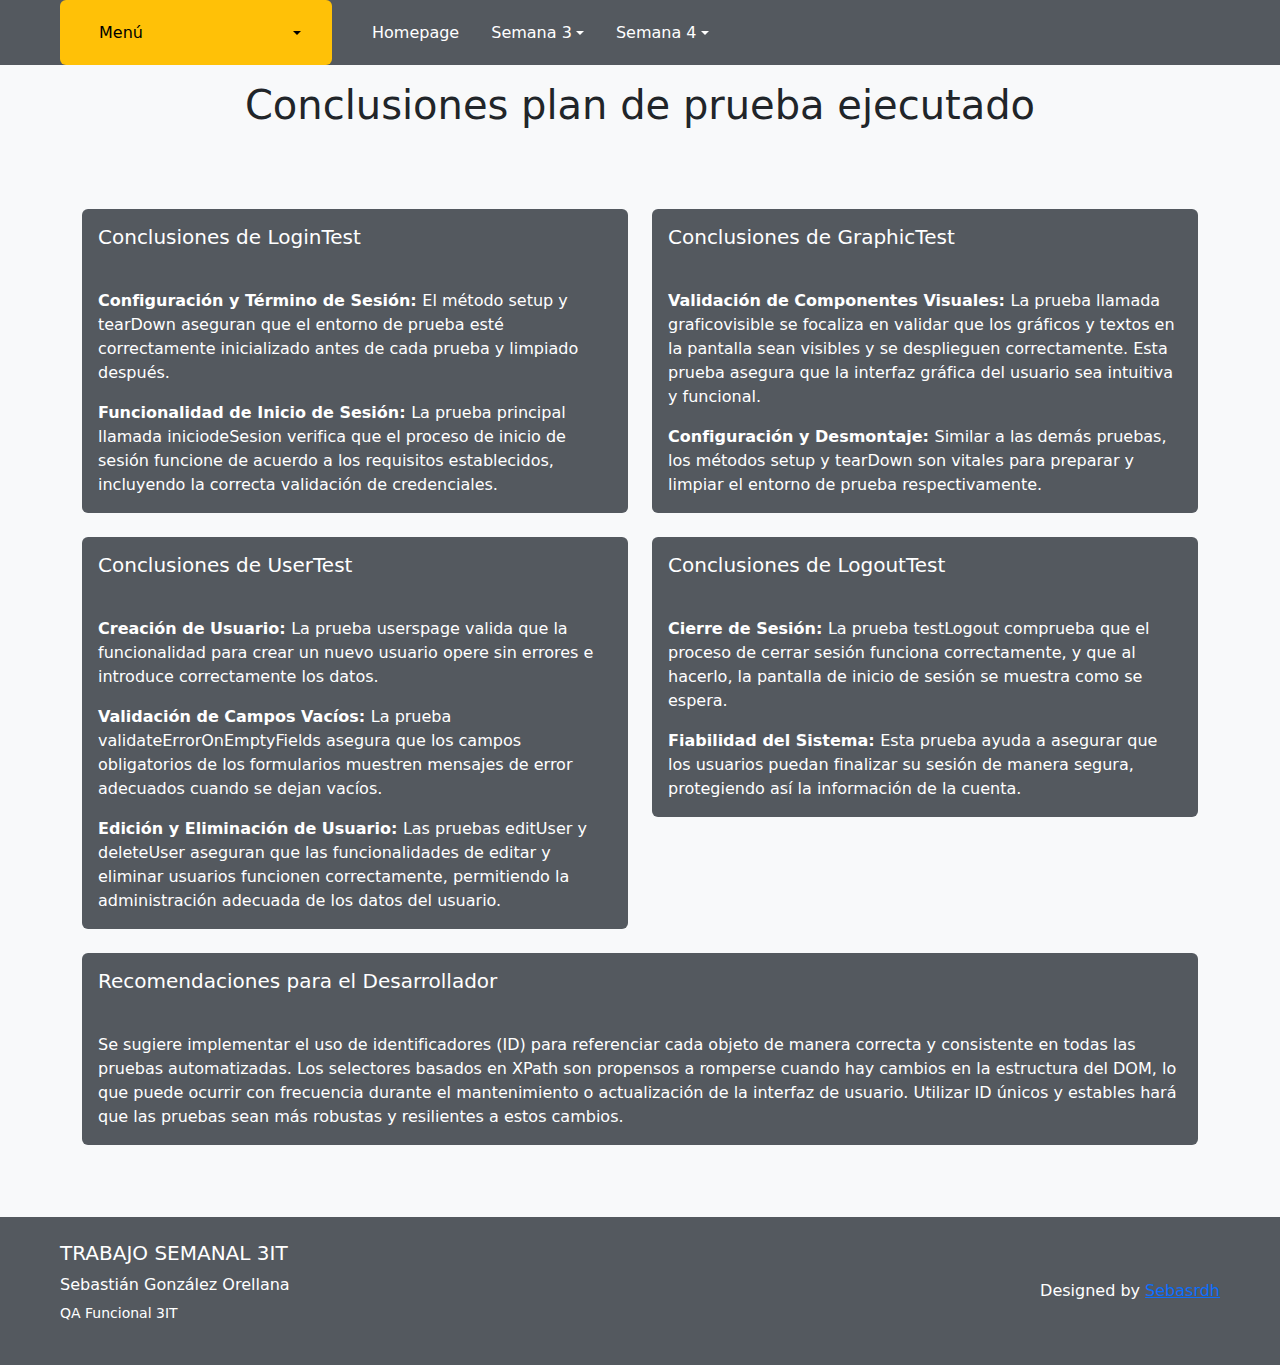
<file: Semana4/quest2_S4.html>
<!DOCTYPE html>
<html lang="es">

<head>
    <meta charset="UTF-8">
    <meta name="viewport" content="width=device-width, initial-scale=1.0">
    <title>Pregunta 2</title>
    <!-- Bootstrap CSS -->
    <link rel="stylesheet" href="https://cdn.jsdelivr.net/npm/bootstrap@5.3.0/dist/css/bootstrap.min.css">
    <!-- Archivo de estilos -->
    <link rel="stylesheet" href="../style.css">
</head>

<body>

    <!-- Navbar Start -->
    <div class="container-fluid bg-dark mb-3">
        <div class="row px-xl-5">
            <!-- Botón Menú Vertical -->
            <div class="col-lg-3 d-none d-lg-block position-relative">
                <div class="dropdown">
                    <button
                        class="btn d-flex align-items-center justify-content-between bg-warning w-100 text-dark dropdown-toggle"
                        type="button" id="dropdownMenuButton1" data-bs-toggle="dropdown" aria-expanded="false"
                        style="height: 65px; padding: 0 30px;">
                        <h6 class="m-0"><i class="fa fa-bars me-2"></i>Menú</h6>
                        <i class="fa fa-angle-down"></i>
                    </button>
                    <ul class="dropdown-menu w-100" aria-labelledby="dropdownMenuButton1">
                        <li><a href="../index.html" class="dropdown-item text-dark">Homepage</a></li>
                        <li><a href="../Semana3/intro_S3.html" class="dropdown-item text-dark">Semana 3</a></li>
                        <li><a href="intro_S4.html" class="dropdown-item text-dark">Semana 4</a></li>
                    </ul>
                </div>
            </div>



            <!-- Navbar Horizontal -->
            <div class="col-lg-9">
                <nav class="navbar navbar-expand-lg bg-dark navbar-dark py-0 px-0">
                    <button type="button" class="navbar-toggler" data-bs-toggle="collapse"
                        data-bs-target="#navbarCollapse">
                        <span class="navbar-toggler-icon"></span>
                    </button>
                    <div class="collapse navbar-collapse justify-content-between align-items-center"
                        id="navbarCollapse">
                        <div class="navbar-nav align-items-center">
                            <!-- Enlace Homepage -->
                            <a href="../index.html" class="nav-item nav-link px-3">Homepage</a>

                            <!-- Menú desplegable Semana 3 -->
                            <div class="nav-item dropdown">
                                <a href="#" class="nav-link dropdown-toggle px-3" data-bs-toggle="dropdown">Semana 3</a>
                                <ul class="dropdown-menu">
                                    <li><a href="../Semana3/intro_S3.html" class="dropdown-item">Introducción</a></li>
                                    <li><a href="../Semana3/quest1_S3.html" class="dropdown-item">Question 1</a></li>
                                    <li><a href="../Semana3/quest2_S3.html" class="dropdown-item">Question 2</a></li>
                                    <li><a href="../Semana3/quest3_S3.html" class="dropdown-item">Question 3</a></li>
                                    <li><a href="../Semana3/quest4_S3.html" class="dropdown-item">Question 4</a></li>
                                    <li><a href="../Semana3/bibliography_S3.html" class="dropdown-item">Bibliografía</a>
                                    </li>
                                </ul>
                            </div>
                            <!-- Menú desplegable Semana 4 -->
                            <div class="nav-item dropdown">
                                <a href="#" class="nav-link dropdown-toggle px-3" data-bs-toggle="dropdown">Semana 4</a>
                                <ul class="dropdown-menu">
                                    <li><a href="intro_S4.html" class="dropdown-item">Introducción</a></li>
                                    <li><a href="quest1_S4.html" class="dropdown-item">Question 1</a></li>
                                    <li><a href="quest2_S4.html" class="dropdown-item">Question 2</a></li>
                                    <li><a href="bibliography_S4.html" class="dropdown-item">Bibliografía</a></li>
                                </ul>
                            </div>
                        </div>
                    </div>
                </nav>
            </div>

        </div>
    </div>
    <!-- Navbar End -->

    <div class="d-flex flex-column min-vh-100">
        <div class="flex-fill">
            <header class="banner text-center text-dark" style="margin-bottom: 5rem;">
                <h1>Conclusiones plan de prueba ejecutado</h1>
            </header>

            <div class="container">
                <div class="row">

                    <!-- Card LoginTest -->
                    <article class="col-6 mb-4">
                        <div class="card rounded text-white" style="background-color: #54595f;">
                            <header class="card-body">
                                <h5 class="card-title">Conclusiones de LoginTest</h5>
                            </header>
                            <section class="card-body">
                                <p class="card-text">
                                    <strong>Configuración y Término de Sesión: </strong>El método setup y tearDown
                                    aseguran que el entorno de prueba esté correctamente inicializado antes de cada
                                    prueba y limpiado después.
                                </p>
                                <p class="card-text">
                                    <strong>Funcionalidad de Inicio de Sesión: </strong>La prueba principal llamada
                                    iniciodeSesion verifica que el proceso de inicio de sesión funcione de acuerdo a los
                                    requisitos establecidos, incluyendo la correcta validación de credenciales.
                                </p>
                            </section>
                        </div>
                    </article>

                    <!-- Card GraphicTest -->
                    <article class="col-6 mb-4">
                        <div class="card rounded text-white" style="background-color: #54595f;">
                            <header class="card-body">
                                <h5 class="card-title">Conclusiones de GraphicTest</h5>
                            </header>
                            <section class="card-body">
                                <p class="card-text">
                                    <strong>Validación de Componentes Visuales: </strong>La prueba llamada
                                    graficovisible se focaliza en validar que los gráficos y textos en la pantalla sean
                                    visibles y se desplieguen correctamente. Esta prueba asegura que la interfaz gráfica
                                    del usuario sea intuitiva y funcional.
                                </p>
                                <p class="card-text">
                                    <strong>Configuración y Desmontaje: </strong>Similar a las demás pruebas, los
                                    métodos setup y tearDown son vitales para preparar y limpiar el entorno de prueba
                                    respectivamente.
                                </p>
                            </section>
                        </div>
                    </article>

                    <!-- Card UserTest -->
                    <article class="col-6 mb-4">
                        <div class="card rounded text-white" style="background-color: #54595f;">
                            <header class="card-body">
                                <h5 class="card-title">Conclusiones de UserTest</h5>
                            </header>
                            <section class="card-body">
                                <p class="card-text">
                                    <strong>Creación de Usuario: </strong>La prueba userspage valida que la
                                    funcionalidad para crear un nuevo usuario opere sin errores e introduce
                                    correctamente los datos.
                                </p>
                                <p class="card-text">
                                    <strong>Validación de Campos Vacíos: </strong>La prueba validateErrorOnEmptyFields
                                    asegura que los campos obligatorios de los formularios muestren mensajes de error
                                    adecuados cuando se dejan vacíos.
                                </p>
                                <p class="card-text">
                                    <strong>Edición y Eliminación de Usuario: </strong>Las pruebas editUser y
                                    deleteUser aseguran que las funcionalidades de editar y eliminar usuarios funcionen
                                    correctamente, permitiendo la administración adecuada de los datos del usuario.
                                </p>
                            </section>
                        </div>
                    </article>

                    <!-- Card LogoutTest -->
                    <article class="col-6 mb-4">
                        <div class="card rounded text-white" style="background-color: #54595f;">
                            <header class="card-body">
                                <h5 class="card-title">Conclusiones de LogoutTest</h5>
                            </header>
                            <section class="card-body">
                                <p class="card-text">
                                    <strong>Cierre de Sesión: </strong>La prueba testLogout comprueba que el proceso
                                    de cerrar sesión funciona correctamente, y que al hacerlo, la pantalla de inicio de
                                    sesión se muestra como se espera.
                                </p>
                                <p class="card-text">
                                    <strong>Fiabilidad del Sistema: </strong>Esta prueba ayuda a asegurar que los
                                    usuarios puedan finalizar su sesión de manera segura, protegiendo así la información
                                    de la cuenta.
                                </p>
                            </section>
                        </div>
                    </article>




                    <!-- Card de Recomendaciones -->
                    <article class="col-12 mb-4">
                        <div class="card rounded text-white" style="background-color: #54595f;">
                            <header class="card-body">
                                <h5 class="card-title">Recomendaciones para el Desarrollador</h5>
                            </header>
                            <footer class="card-body">
                                <p class="card-text">
                                    Se sugiere implementar el uso de identificadores (ID) para referenciar cada objeto
                                    de manera correcta y consistente en todas las pruebas automatizadas. Los selectores
                                    basados en XPath son propensos a romperse cuando hay cambios en la estructura del
                                    DOM, lo que puede ocurrir con frecuencia durante el mantenimiento o actualización de
                                    la interfaz de usuario. Utilizar ID únicos y estables hará que las pruebas sean más
                                    robustas y resilientes a estos cambios.
                                </p>
                            </footer>
                        </div>
                    </article>
                </div>
            </div>

        </div>

        <!-- Footer Start -->
        <footer class="container-fluid bg-dark text-white mt-5 py-4">
            <div class="row px-xl-5">
                <!-- Información Inicial -->
                <div class="col-lg-6 col-md-12 mb-3">
                    <h5 class="text-uppercase text-white mb-2">Trabajo Semanal 3IT</h5>
                    <p class="mb-1">Sebastián González Orellana</p>
                    <small>QA Funcional 3IT</small>
                </div>

                <!-- Información del Diseñador -->
                <div class="col-lg-6 col-md-12 d-flex justify-content-lg-end justify-content-center align-items-center">
                    <p class="mb-0 text-white">
                        Designed by
                        <a class="text-primary" href="https://github.com/Sebasrdh">Sebasrdh</a>
                    </p>
                </div>
            </div>
        </footer>
        <!-- Footer End -->
    </div>

    <!-- Bootstrap JS y Popper -->
    <script src="https://cdn.jsdelivr.net/npm/@popperjs/core@2.11.6/dist/umd/popper.min.js"></script>
    <script src="https://cdn.jsdelivr.net/npm/bootstrap@5.3.0/dist/js/bootstrap.min.js"></script>


</body>

</html>
</file>
<file: style.css>
body {
    background-color: #f8f9fa;
}

.card {
    border: none;
}

.card-title {
    font-size: 1.25rem;
}

footer {
    position: relative;
    bottom: 0;
    width: 100%;
}

.bg-dark {
    background-color: #54595f !important;
}

.bg-warning {
    background-color: #ffc107 !important;
    color: #000 !important;
}

.bg-warning:hover {
    color: #343a40 !important;
}

.navbar-nav .nav-link {
    color: #ffffff !important;
}

.navbar-nav .nav-link:hover, .navbar-nav .nav-link.active {
    color: #ffc107 !important;
}

.navbar .dropdown-menu {
    background-color: #343a40;
}

.navbar .dropdown-item {
    color: #ffffff !important;
}

.navbar .dropdown-item:hover {
    background-color: #ffc107;
    color: #000 !important;
}
#navbar-vertical .dropdown-menu {
    background-color: #f8f9fa;
    border: none;
}

#navbar-vertical .dropdown-item {
    color: #000;
}

#navbar-vertical .dropdown-item:hover {
    background-color: #e2e6ea;
}

.navbar-nav .nav-link, 
.navbar-nav .dropdown-toggle {
    height: 65px;
    display: flex;
    align-items: center;
}
</file>
